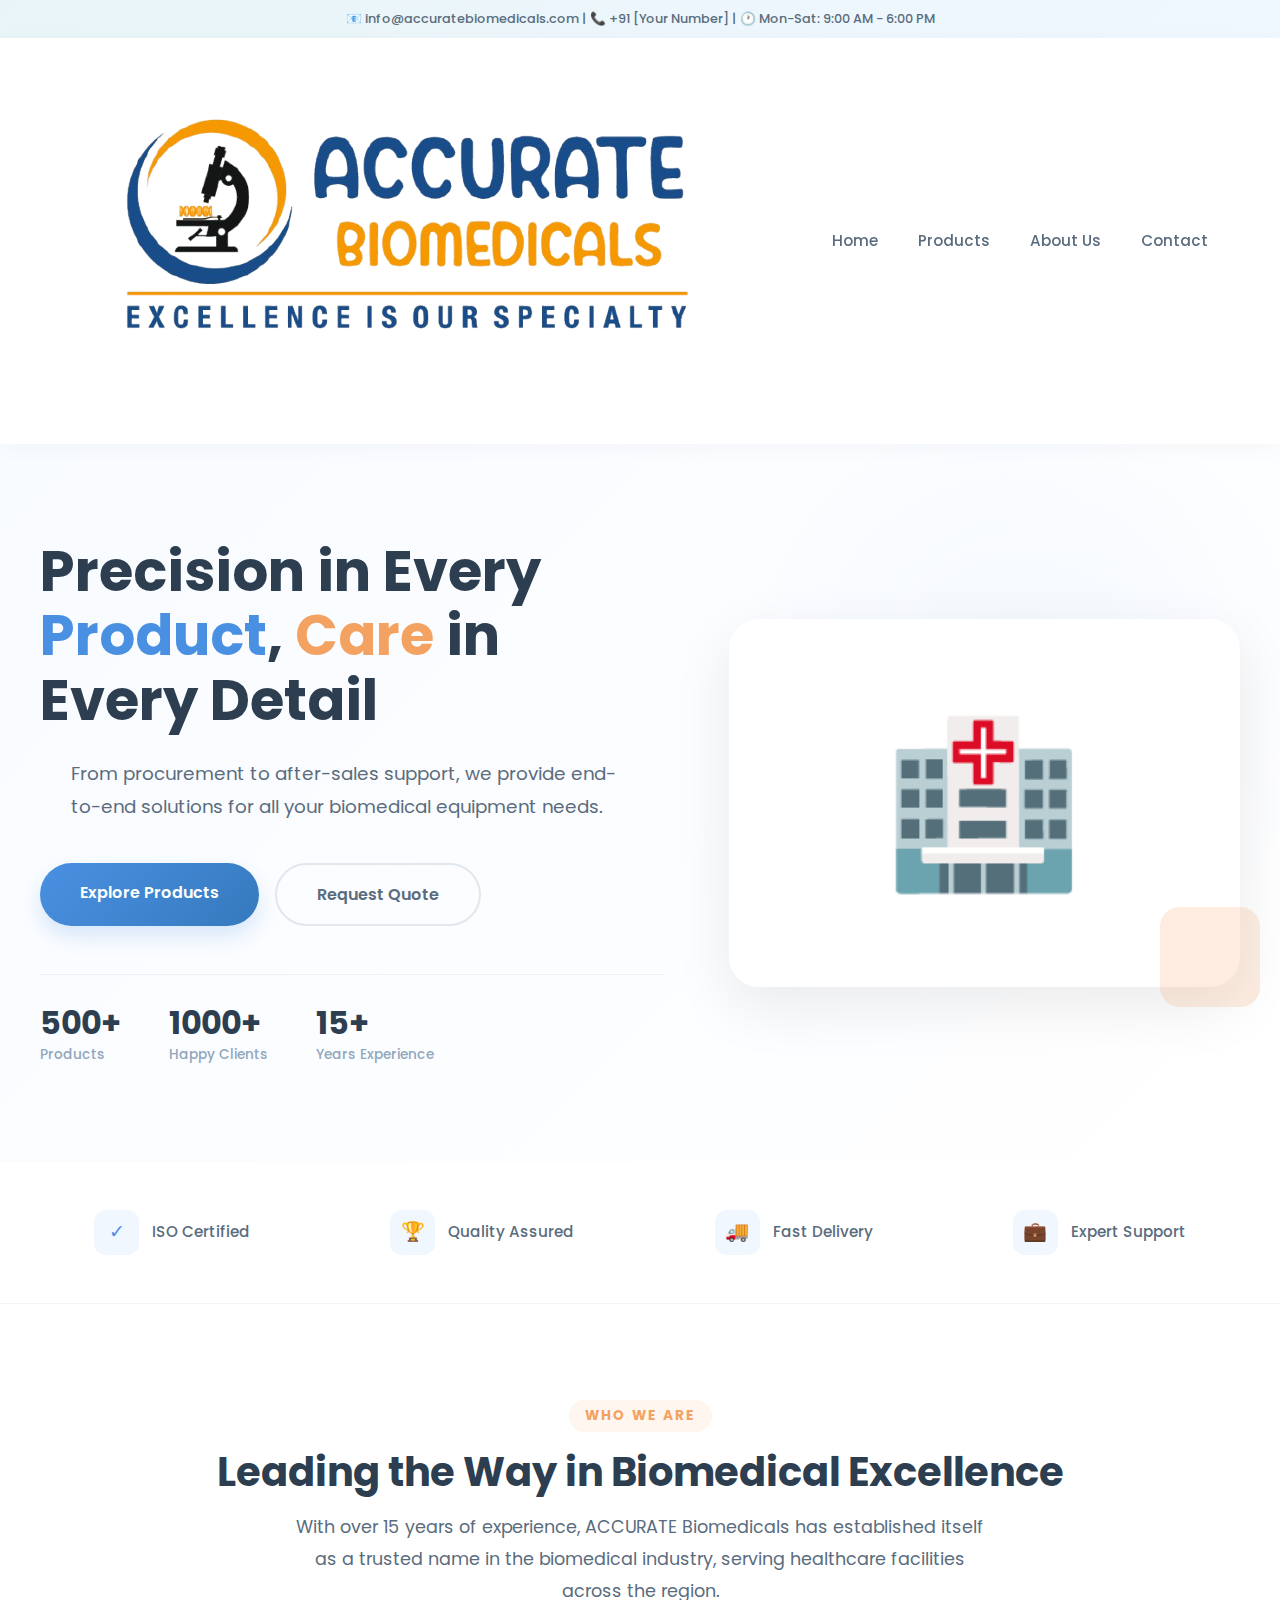
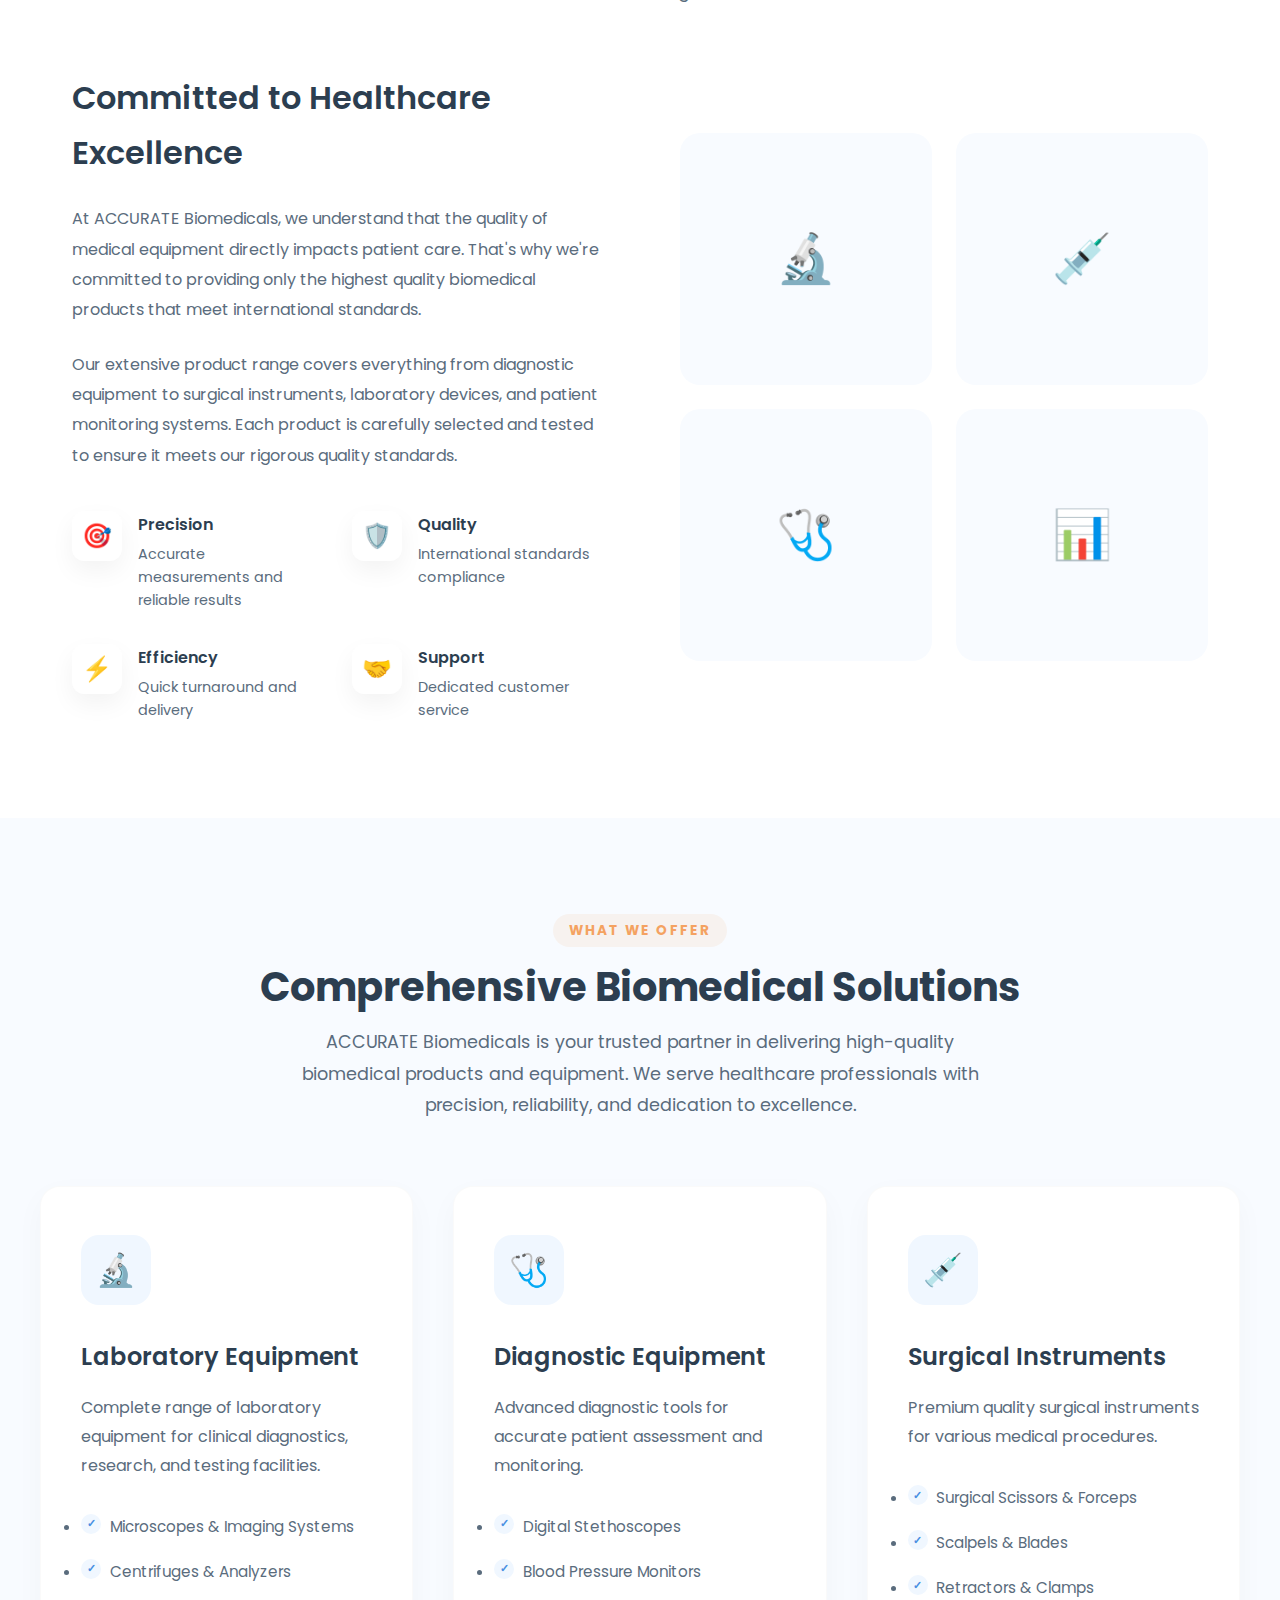
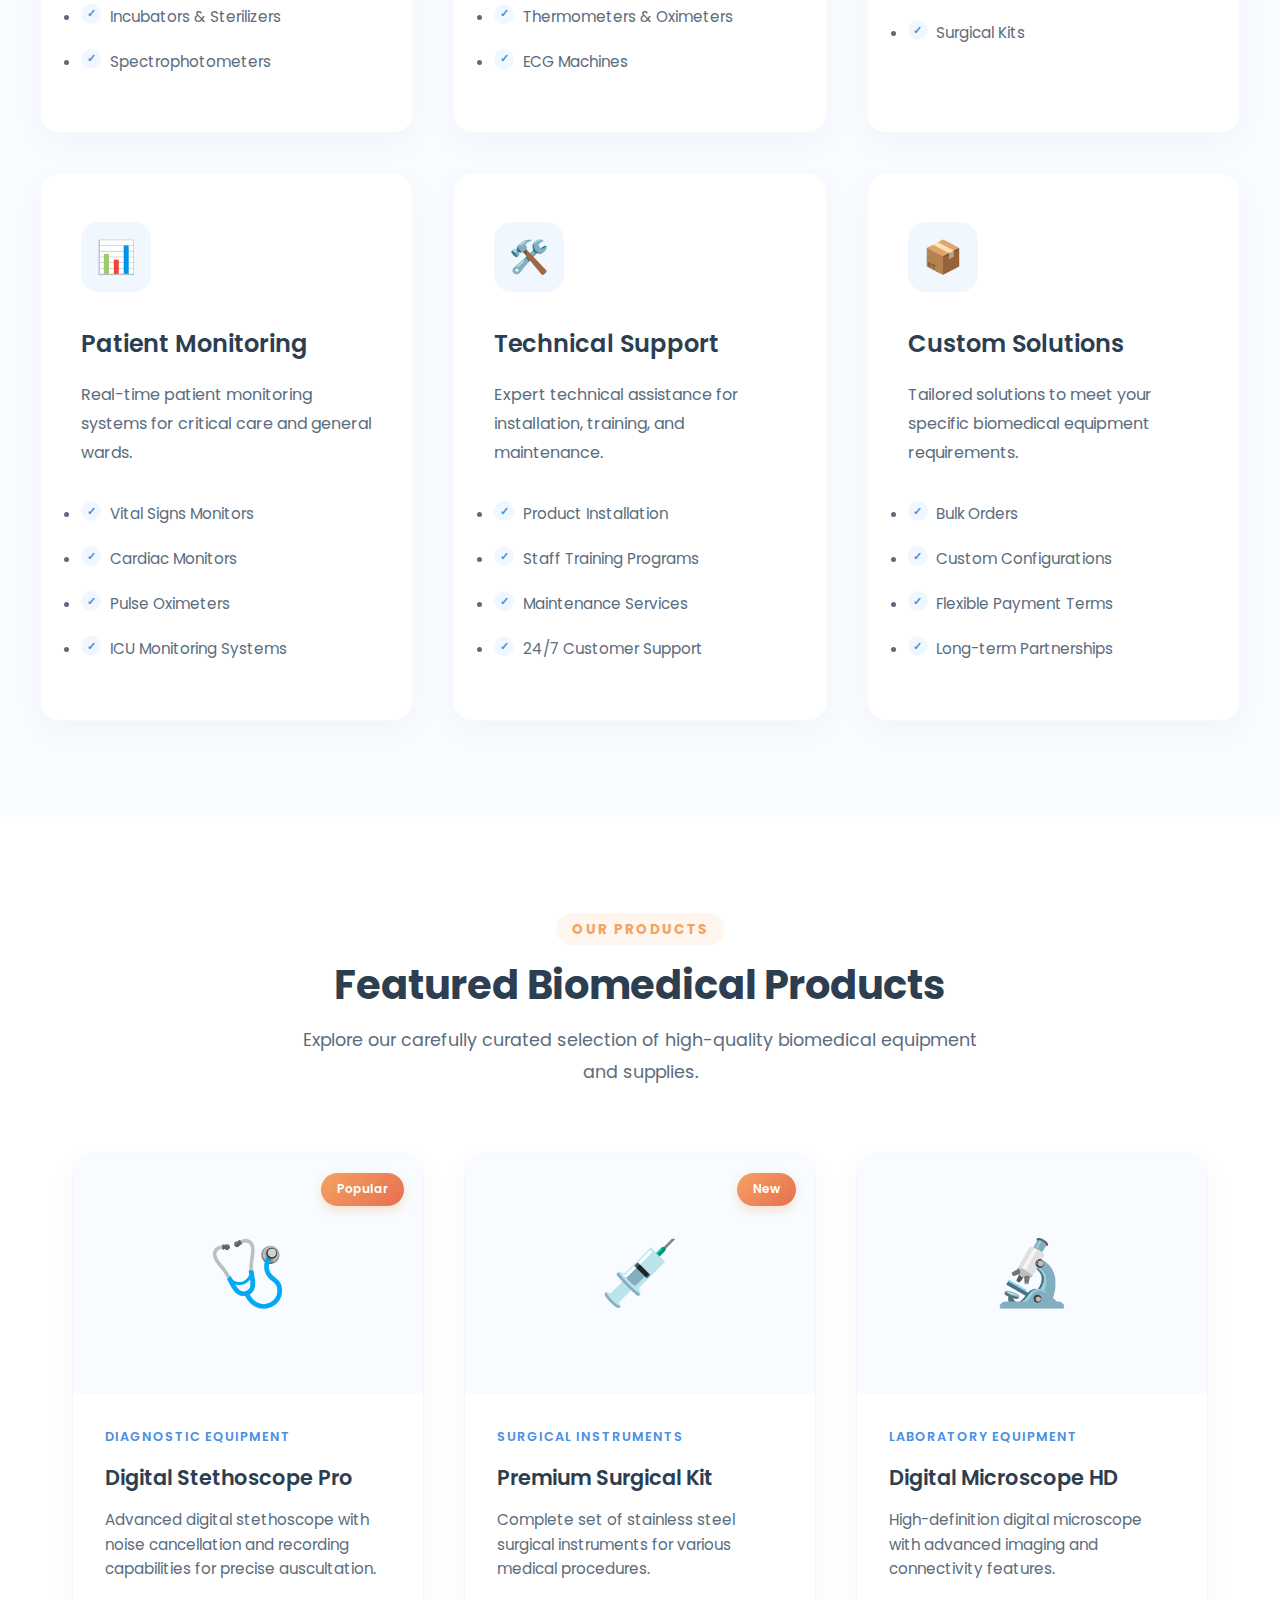
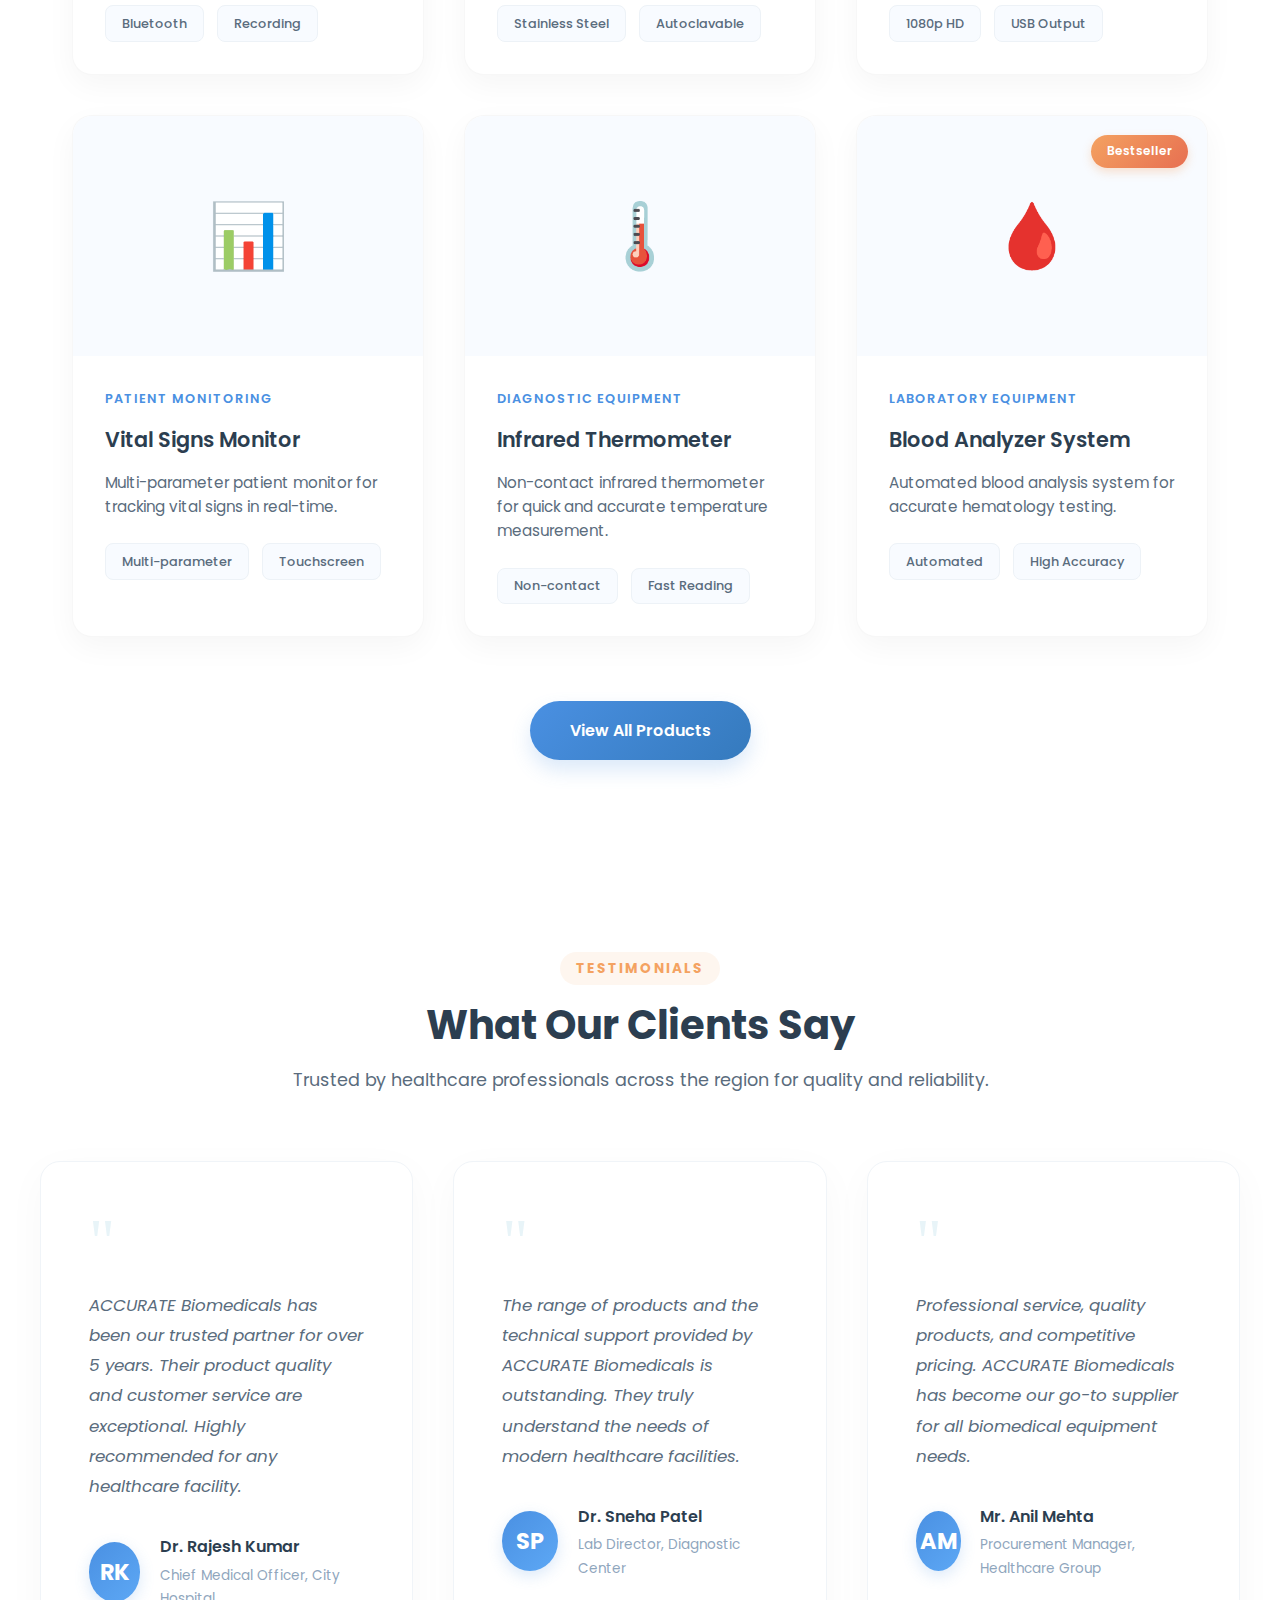
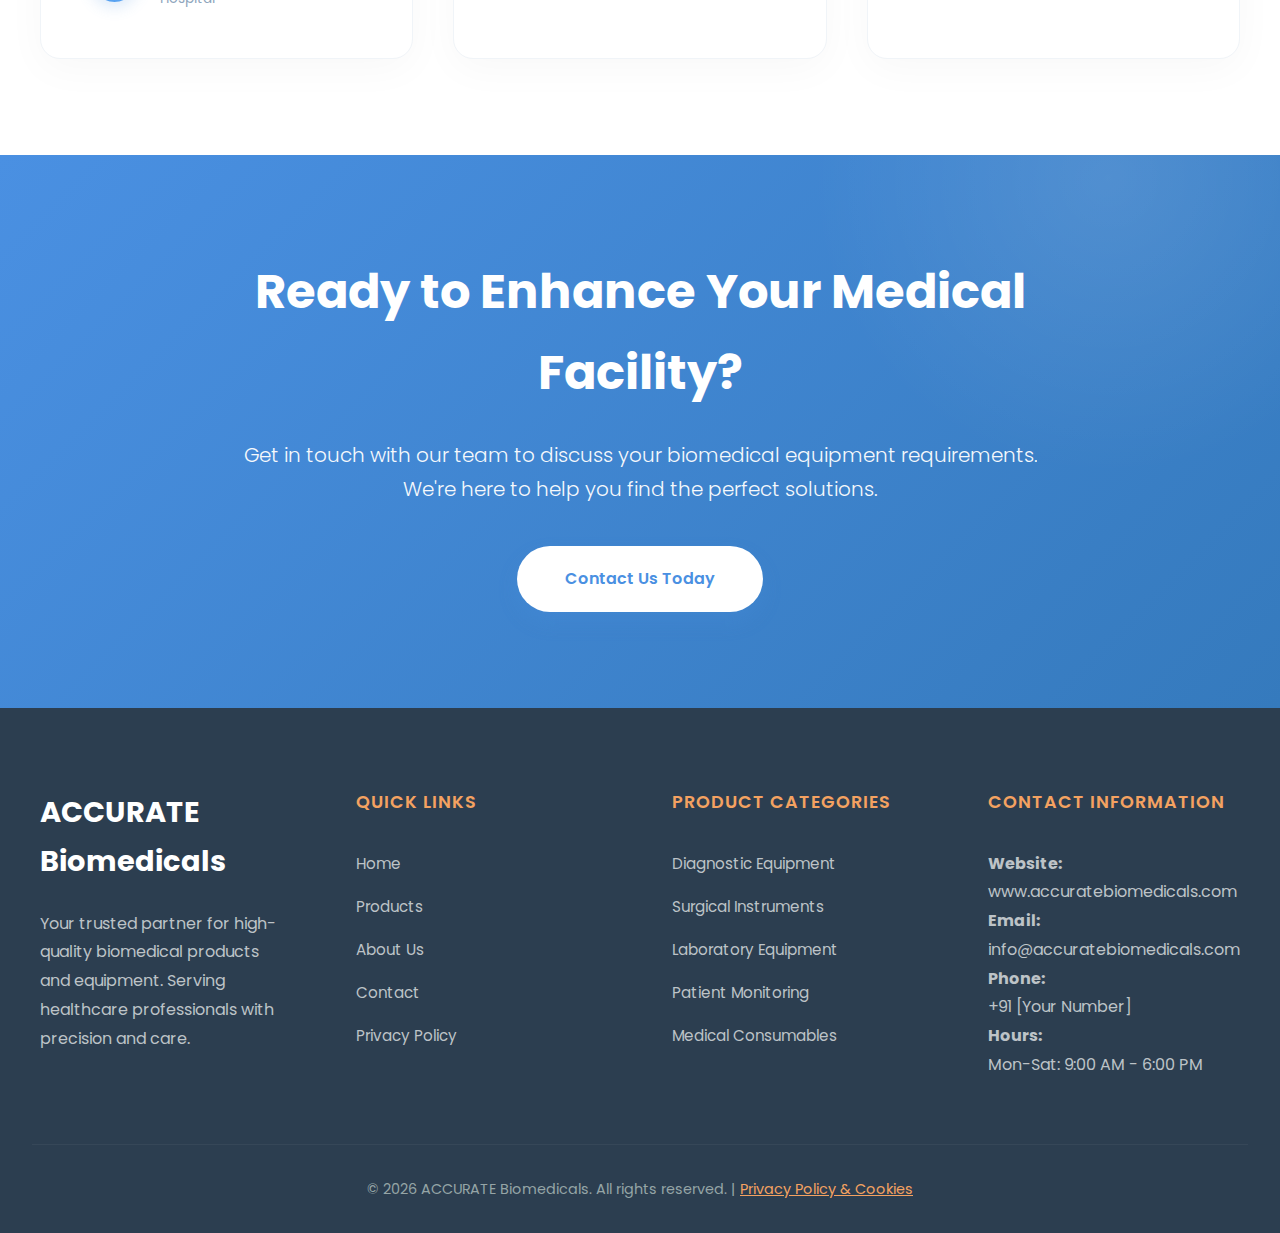
<file: index.html>
<!DOCTYPE html>
<html lang="en">

<head>
    <meta charset="UTF-8">
    <meta name="viewport" content="width=device-width, initial-scale=1.0">
    <title>ACCURATE Biomedicals - Home</title>
    <link rel="icon" type="image/png" href="logo.png">
    <link rel="stylesheet" href="style.css">
</head>

<body>
    <!-- Top Bar -->
    <div class="top-bar">
        📧 info@accuratebiomedicals.com | 📞 +91 [Your Number] | 🕐 Mon-Sat: 9:00 AM - 6:00 PM
    </div>

    <!-- Header -->
    <header>
        <nav>
            <a href="index.html" class="logo-container">
                <img src="logo_header.png" alt="ACCURATE Biomedicals" class="logo-full">
            </a>
            <ul class="nav-links" id="navLinks">
                <li><a href="index.html">Home</a></li>
                <li><a href="products.html">Products</a></li>
                <li><a href="about.html">About Us</a></li>
                <li><a href="contact.html">Contact</a></li>
            </ul>
            <div class="menu-toggle" id="menuToggle">
                <span></span>
                <span></span>
                <span></span>
            </div>
        </nav>
    </header>

    <!-- Hero Section -->
    <section class="hero">
        <div class="hero-content">
            <div class="hero-text">
                <h1>Precision in Every <span>Product</span>, <span class="highlight">Care</span> in Every Detail</h1>
                <p class="section-description">From procurement to after-sales support, we provide end-to-end solutions
                    for all your biomedical equipment needs.</p>
                <div class="cta-buttons">
                    <a href="products.html" class="cta-button">Explore Products</a>
                    <a href="contact.html" class="cta-button cta-button-secondary">Request Quote</a>
                </div>
                <div class="hero-stats">
                    <div class="stat-item">
                        <div class="stat-number">500+</div>
                        <div class="stat-label">Products</div>
                    </div>
                    <div class="stat-item">
                        <div class="stat-number">1000+</div>
                        <div class="stat-label">Happy Clients</div>
                    </div>
                    <div class="stat-item">
                        <div class="stat-number">15+</div>
                        <div class="stat-label">Years Experience</div>
                    </div>
                </div>
            </div>
            <div class="hero-image">
                🏥
            </div>
        </div>
    </section>

    <!-- Trust Badges -->
    <section class="trust-section">
        <div class="trust-badges">
            <div class="trust-badge">
                <div class="trust-badge-icon">✓</div>
                <span>ISO Certified</span>
            </div>
            <div class="trust-badge">
                <div class="trust-badge-icon">🏆</div>
                <span>Quality Assured</span>
            </div>
            <div class="trust-badge">
                <div class="trust-badge-icon">🚚</div>
                <span>Fast Delivery</span>
            </div>
            <div class="trust-badge">
                <div class="trust-badge-icon">💼</div>
                <span>Expert Support</span>
            </div>
        </div>
    </section>

    <!-- About Section -->
    <section class="about-section">
        <div class="section-header">
            <div class="section-subtitle">Who We Are</div>
            <h2 class="section-title">Leading the Way in Biomedical Excellence</h2>
            <p class="section-description">With over 15 years of experience, ACCURATE Biomedicals has established itself
                as a trusted name in the biomedical industry, serving healthcare facilities across the region.</p>
        </div>
        <div class="about-content">
            <div class="about-text">
                <h3>Committed to Healthcare Excellence</h3>
                <p>At ACCURATE Biomedicals, we understand that the quality of medical equipment directly impacts patient
                    care. That's why we're committed to providing only the highest quality biomedical products that meet
                    international standards.</p>
                <p>Our extensive product range covers everything from diagnostic equipment to surgical instruments,
                    laboratory devices, and patient monitoring systems. Each product is carefully selected and tested to
                    ensure it meets our rigorous quality standards.</p>
                <div class="about-features">
                    <div class="about-feature">
                        <div class="about-feature-icon">🎯</div>
                        <div class="about-feature-text">
                            <h4>Precision</h4>
                            <p>Accurate measurements and reliable results</p>
                        </div>
                    </div>
                    <div class="about-feature">
                        <div class="about-feature-icon">🛡️</div>
                        <div class="about-feature-text">
                            <h4>Quality</h4>
                            <p>International standards compliance</p>
                        </div>
                    </div>
                    <div class="about-feature">
                        <div class="about-feature-icon">⚡</div>
                        <div class="about-feature-text">
                            <h4>Efficiency</h4>
                            <p>Quick turnaround and delivery</p>
                        </div>
                    </div>
                    <div class="about-feature">
                        <div class="about-feature-icon">🤝</div>
                        <div class="about-feature-text">
                            <h4>Support</h4>
                            <p>Dedicated customer service</p>
                        </div>
                    </div>
                </div>
            </div>
            <div class="about-image-grid">
                <div class="about-image-item">🔬</div>
                <div class="about-image-item">💉</div>
                <div class="about-image-item">🩺</div>
                <div class="about-image-item">📊</div>
            </div>
        </div>
    </section>

    <!-- Services Section -->
    <section class="services-section">
        <div class="section-header">
            <div class="section-subtitle">What We Offer</div>
            <h2 class="section-title">Comprehensive Biomedical Solutions</h2>
            <p class="section-description">ACCURATE Biomedicals is your trusted partner in delivering high-quality
                biomedical products and equipment. We serve healthcare professionals with precision, reliability, and
                dedication to excellence.</p>
        </div>
        <div class="services-grid">
            <div class="service-card">
                <div class="service-icon">🔬</div>
                <h3>Laboratory Equipment</h3>
                <p>Complete range of laboratory equipment for clinical diagnostics, research, and testing facilities.
                </p>
                <ul>
                    <li>Microscopes & Imaging Systems</li>
                    <li>Centrifuges & Analyzers</li>
                    <li>Incubators & Sterilizers</li>
                    <li>Spectrophotometers</li>
                </ul>
            </div>
            <div class="service-card">
                <div class="service-icon">🩺</div>
                <h3>Diagnostic Equipment</h3>
                <p>Advanced diagnostic tools for accurate patient assessment and monitoring.</p>
                <ul>
                    <li>Digital Stethoscopes</li>
                    <li>Blood Pressure Monitors</li>
                    <li>Thermometers & Oximeters</li>
                    <li>ECG Machines</li>
                </ul>
            </div>
            <div class="service-card">
                <div class="service-icon">💉</div>
                <h3>Surgical Instruments</h3>
                <p>Premium quality surgical instruments for various medical procedures.</p>
                <ul>
                    <li>Surgical Scissors & Forceps</li>
                    <li>Scalpels & Blades</li>
                    <li>Retractors & Clamps</li>
                    <li>Surgical Kits</li>
                </ul>
            </div>
            <div class="service-card">
                <div class="service-icon">📊</div>
                <h3>Patient Monitoring</h3>
                <p>Real-time patient monitoring systems for critical care and general wards.</p>
                <ul>
                    <li>Vital Signs Monitors</li>
                    <li>Cardiac Monitors</li>
                    <li>Pulse Oximeters</li>
                    <li>ICU Monitoring Systems</li>
                </ul>
            </div>
            <div class="service-card">
                <div class="service-icon">🛠️</div>
                <h3>Technical Support</h3>
                <p>Expert technical assistance for installation, training, and maintenance.</p>
                <ul>
                    <li>Product Installation</li>
                    <li>Staff Training Programs</li>
                    <li>Maintenance Services</li>
                    <li>24/7 Customer Support</li>
                </ul>
            </div>
            <div class="service-card">
                <div class="service-icon">📦</div>
                <h3>Custom Solutions</h3>
                <p>Tailored solutions to meet your specific biomedical equipment requirements.</p>
                <ul>
                    <li>Bulk Orders</li>
                    <li>Custom Configurations</li>
                    <li>Flexible Payment Terms</li>
                    <li>Long-term Partnerships</li>
                </ul>
            </div>
        </div>
    </section>

    <!-- Products Section -->
    <section class="products-section">
        <div class="section-header">
            <div class="section-subtitle">Our Products</div>
            <h2 class="section-title">Featured Biomedical Products</h2>
            <p class="section-description">Explore our carefully curated selection of high-quality biomedical equipment
                and supplies.</p>
        </div>
        <div class="products-grid">
            <div class="product-card" onclick="location.href='product-detail.html'" style="cursor: pointer;">
                <div class="product-image">
                    <span class="product-badge">Popular</span>
                    🩺
                </div>
                <div class="product-info">
                    <div class="product-category">Diagnostic Equipment</div>
                    <h3><a href="product-detail.html" style="text-decoration: none; color: inherit;">Digital Stethoscope
                            Pro</a></h3>
                    <p>Advanced digital stethoscope with noise cancellation and recording capabilities for precise
                        auscultation.</p>
                    <div class="product-features">
                        <span class="product-feature-tag">Bluetooth</span>
                        <span class="product-feature-tag">Recording</span>
                    </div>
                </div>
            </div>
            <div class="product-card">
                <div class="product-image">
                    <span class="product-badge">New</span>
                    💉
                </div>
                <div class="product-info">
                    <div class="product-category">Surgical Instruments</div>
                    <h3>Premium Surgical Kit</h3>
                    <p>Complete set of stainless steel surgical instruments for various medical procedures.</p>
                    <div class="product-features">
                        <span class="product-feature-tag">Stainless Steel</span>
                        <span class="product-feature-tag">Autoclavable</span>
                    </div>
                </div>
            </div>
            <div class="product-card">
                <div class="product-image">
                    🔬
                </div>
                <div class="product-info">
                    <div class="product-category">Laboratory Equipment</div>
                    <h3>Digital Microscope HD</h3>
                    <p>High-definition digital microscope with advanced imaging and connectivity features.</p>
                    <div class="product-features">
                        <span class="product-feature-tag">1080p HD</span>
                        <span class="product-feature-tag">USB Output</span>
                    </div>
                </div>
            </div>
            <div class="product-card">
                <div class="product-image">
                    📊
                </div>
                <div class="product-info">
                    <div class="product-category">Patient Monitoring</div>
                    <h3>Vital Signs Monitor</h3>
                    <p>Multi-parameter patient monitor for tracking vital signs in real-time.</p>
                    <div class="product-features">
                        <span class="product-feature-tag">Multi-parameter</span>
                        <span class="product-feature-tag">Touchscreen</span>
                    </div>
                </div>
            </div>
            <div class="product-card">
                <div class="product-image">
                    🌡️
                </div>
                <div class="product-info">
                    <div class="product-category">Diagnostic Equipment</div>
                    <h3>Infrared Thermometer</h3>
                    <p>Non-contact infrared thermometer for quick and accurate temperature measurement.</p>
                    <div class="product-features">
                        <span class="product-feature-tag">Non-contact</span>
                        <span class="product-feature-tag">Fast Reading</span>
                    </div>
                </div>
            </div>
            <div class="product-card">
                <div class="product-image">
                    <span class="product-badge">Bestseller</span>
                    🩸
                </div>
                <div class="product-info">
                    <div class="product-category">Laboratory Equipment</div>
                    <h3>Blood Analyzer System</h3>
                    <p>Automated blood analysis system for accurate hematology testing.</p>
                    <div class="product-features">
                        <span class="product-feature-tag">Automated</span>
                        <span class="product-feature-tag">High Accuracy</span>
                    </div>
                </div>
            </div>
        </div>
        <div class="view-all-btn">
            <a href="products.html" class="cta-button">View All Products</a>
        </div>
    </section>

    <!-- Testimonials Section -->
    <section class="testimonials-section">
        <div class="section-header">
            <div class="section-subtitle">Testimonials</div>
            <h2 class="section-title">What Our Clients Say</h2>
            <p class="section-description">Trusted by healthcare professionals across the region for quality and
                reliability.</p>
        </div>
        <div class="testimonials-grid">
            <div class="testimonial-card">
                <div class="testimonial-quote">"</div>
                <p class="testimonial-text">ACCURATE Biomedicals has been our trusted partner for over 5 years. Their
                    product quality and customer service are exceptional. Highly recommended for any healthcare
                    facility.</p>
                <div class="testimonial-author">
                    <div class="testimonial-avatar">RK</div>
                    <div class="testimonial-info">
                        <h4>Dr. Rajesh Kumar</h4>
                        <p>Chief Medical Officer, City Hospital</p>
                    </div>
                </div>
            </div>
            <div class="testimonial-card">
                <div class="testimonial-quote">"</div>
                <p class="testimonial-text">The range of products and the technical support provided by ACCURATE
                    Biomedicals is outstanding. They truly understand the needs of modern healthcare facilities.</p>
                <div class="testimonial-author">
                    <div class="testimonial-avatar">SP</div>
                    <div class="testimonial-info">
                        <h4>Dr. Sneha Patel</h4>
                        <p>Lab Director, Diagnostic Center</p>
                    </div>
                </div>
            </div>
            <div class="testimonial-card">
                <div class="testimonial-quote">"</div>
                <p class="testimonial-text">Professional service, quality products, and competitive pricing. ACCURATE
                    Biomedicals has become our go-to supplier for all biomedical equipment needs.</p>
                <div class="testimonial-author">
                    <div class="testimonial-avatar">AM</div>
                    <div class="testimonial-info">
                        <h4>Mr. Anil Mehta</h4>
                        <p>Procurement Manager, Healthcare Group</p>
                    </div>
                </div>
            </div>
        </div>
    </section>

    <!-- CTA Banner -->
    <section class="cta-banner">
        <div class="cta-banner-content">
            <h2>Ready to Enhance Your Medical Facility?</h2>
            <p>Get in touch with our team to discuss your biomedical equipment requirements. We're here to help you find
                the perfect solutions.</p>
            <a href="contact.html" class="cta-button">Contact Us Today</a>
        </div>
    </section>

    <!-- Footer -->
    <footer>
        <div class="footer-content">
            <div class="footer-section">
                <div class="footer-logo">ACCURATE Biomedicals</div>
                <p>Your trusted partner for high-quality biomedical products and equipment. Serving healthcare
                    professionals with precision and care.</p>
            </div>
            <div class="footer-section">
                <h3>Quick Links</h3>
                <ul>
                    <li><a href="index.html">Home</a></li>
                    <li><a href="products.html">Products</a></li>
                    <li><a href="about.html">About Us</a></li>
                    <li><a href="contact.html">Contact</a></li>
                    <li><a href="privacy.html">Privacy Policy</a></li>
                </ul>
            </div>
            <div class="footer-section">
                <h3>Product Categories</h3>
                <ul>
                    <li><a href="products.html#diagnostic">Diagnostic Equipment</a></li>
                    <li><a href="products.html#surgical">Surgical Instruments</a></li>
                    <li><a href="products.html#laboratory">Laboratory Equipment</a></li>
                    <li><a href="products.html#monitoring">Patient Monitoring</a></li>
                    <li><a href="products.html#consumables">Medical Consumables</a></li>
                </ul>
            </div>
            <div class="footer-section">
                <h3>Contact Information</h3>
                <p><strong>Website:</strong><br>www.accuratebiomedicals.com</p>
                <p><strong>Email:</strong><br>info@accuratebiomedicals.com</p>
                <p><strong>Phone:</strong><br>+91 [Your Number]</p>
                <p><strong>Hours:</strong><br>Mon-Sat: 9:00 AM - 6:00 PM</p>
            </div>
        </div>
        <div class="footer-bottom">
            <p>&copy; 2026 ACCURATE Biomedicals. All rights reserved. | <a href="privacy.html"
                    style="color: #f4a261;">Privacy Policy & Cookies</a></p>
        </div>
    </footer>

    <script>
        // Mobile menu toggle
        const menuToggle = document.getElementById('menuToggle');
        const navLinks = document.getElementById('navLinks');

        menuToggle.addEventListener('click', () => {
            navLinks.classList.toggle('active');
        });

        // Close menu when clicking on a link
        navLinks.querySelectorAll('a').forEach(link => {
            link.addEventListener('click', () => {
                navLinks.classList.remove('active');
            });
        });

        // Smooth scroll
        document.querySelectorAll('a[href^="#"]').forEach(anchor => {
            anchor.addEventListener('click', function (e) {
                e.preventDefault();
                const target = document.querySelector(this.getAttribute('href'));
                if (target) {
                    target.scrollIntoView({
                        behavior: 'smooth'
                    });
                }
            });
        });
    </script>
</body>

</html>
</file>
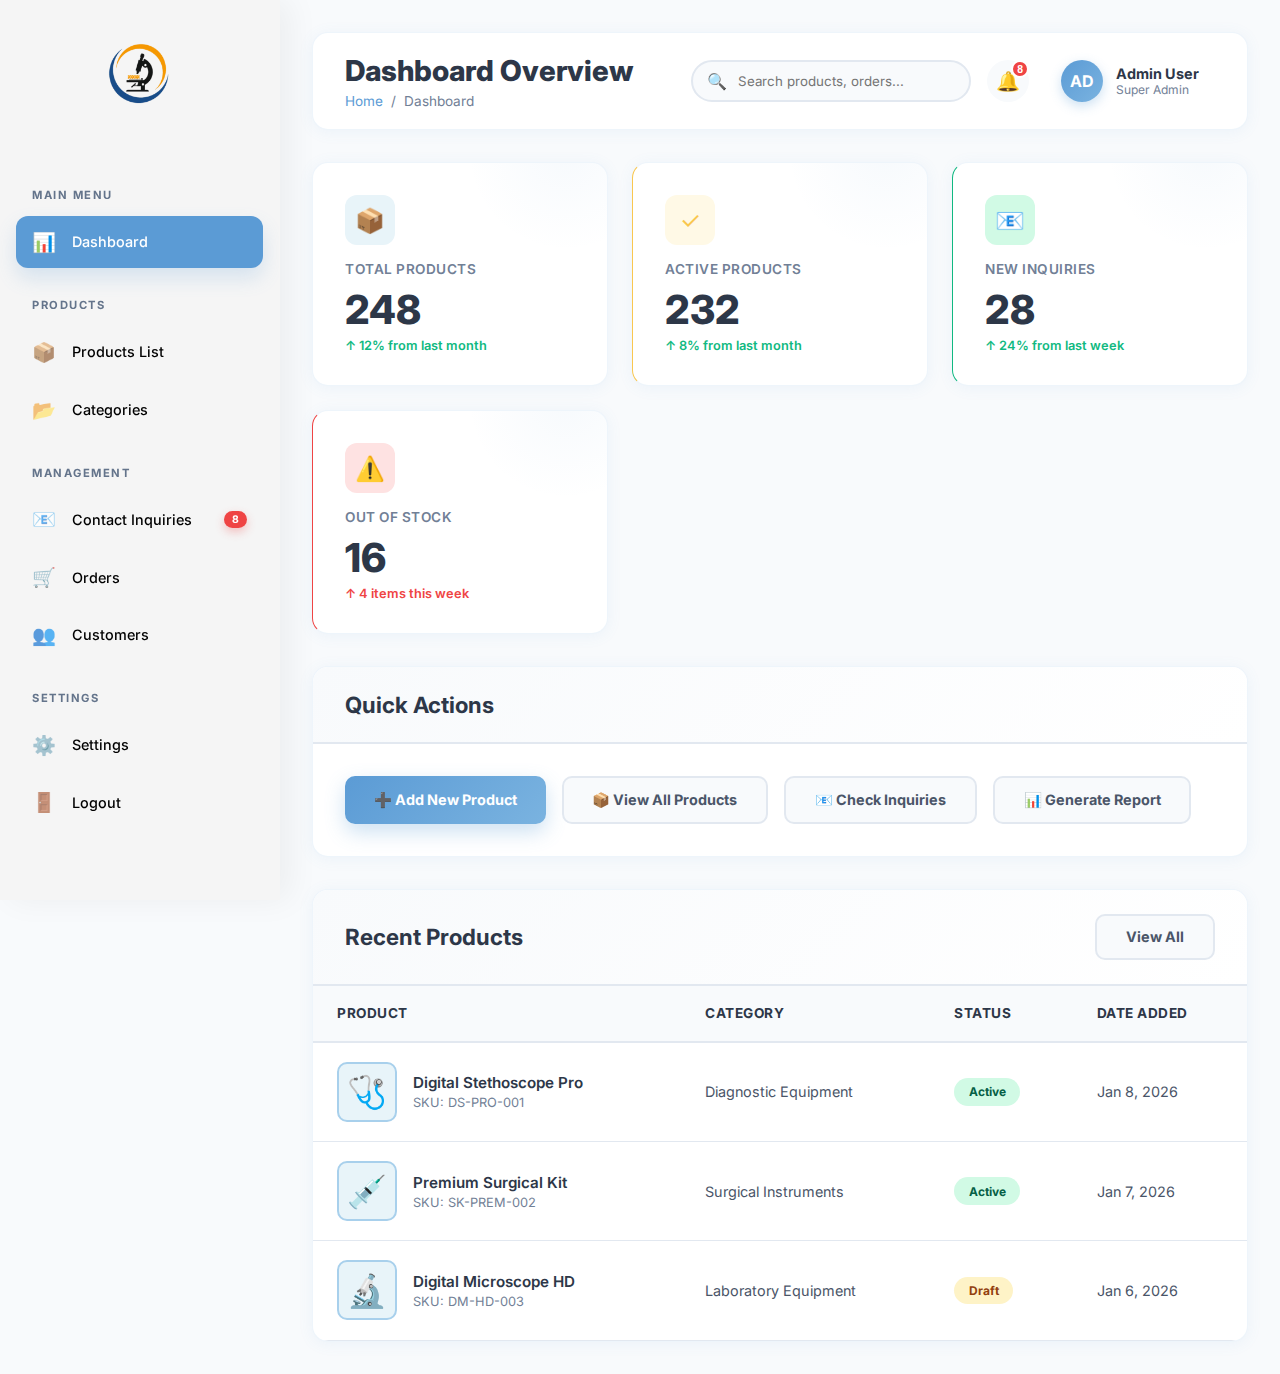
<file: admin/index.html>
<!DOCTYPE html>
<html lang="en">
<head>
    <meta charset="UTF-8">
    <meta name="viewport" content="width=device-width, initial-scale=1.0">
    <title>Dashboard - ACCURATE Biomedicals Admin</title>
    <link href="https://fonts.googleapis.com/css2?family=Inter:wght@300;400;500;600;700;800&display=swap" rel="stylesheet">
    <link rel="stylesheet" href="style.css">
</head>
<body>
    <div class="sidebar-overlay" onclick="toggleSidebar()"></div>
    <div class="dashboard-container">
        <!-- Sidebar -->
        <aside class="sidebar">
            <div class="sidebar-header">
                <div class="sidebar-logo">
                    <img src="../logo.png" alt="ACCURATE Biomedicals">
                </div>
            </div>

            <ul class="sidebar-menu">
                <li class="menu-section-title">Main Menu</li>
                <li><a href="index.html" class="active"><span class="icon">📊</span> Dashboard</a></li>
                
                <li class="menu-section-title">Products</li>
                <li><a href="products.html"><span class="icon">📦</span> Products List</a></li>
                <li><a href="categories.html"><span class="icon">📂</span> Categories</a></li>
                
                <li class="menu-section-title">Management</li>
                <li><a href="inquiries.html"><span class="icon">📧</span> Contact Inquiries <span class="menu-badge">8</span></a></li>
                <li><a href="orders.html"><span class="icon">🛒</span> Orders</a></li>
                <li><a href="customers.html"><span class="icon">👥</span> Customers</a></li>
                
                <li class="menu-section-title">Settings</li>
                <li><a href="#"><span class="icon">⚙️</span> Settings</a></li>
                <li><a href="#"><span class="icon">🚪</span> Logout</a></li>
            </ul>
        </aside>

        <!-- Main Content -->
        <main class="main-content">
            <!-- Top Bar -->
            <div class="top-bar">
                <button class="menu-toggle-btn" onclick="toggleSidebar()">☰</button>
                <div class="page-title">
                    <h1>Dashboard Overview</h1>
                    <div class="breadcrumb">
                        <a href="#">Home</a> / <span>Dashboard</span>
                    </div>
                </div>
                <div class="top-bar-actions">
                    <div class="search-box">
                        <input type="text" placeholder="Search products, orders...">
                    </div>
                    <button class="notification-btn">
                        🔔
                        <span class="notification-badge">8</span>
                    </button>
                    <div class="user-profile">
                        <div class="user-avatar">AD</div>
                        <div class="user-info">
                            <h4>Admin User</h4>
                            <p>Super Admin</p>
                        </div>
                    </div>
                </div>
            </div>

            <!-- Dashboard Content -->
            <div class="page-section">
                <!-- Stats -->
                <div class="stats-grid">
                    <div class="stat-card">
                        <div class="stat-header">
                            <div class="stat-icon">📦</div>
                        </div>
                        <h3>Total Products</h3>
                        <div class="stat-number">248</div>
                        <div class="stat-change">↑ 12% from last month</div>
                    </div>

                    <div class="stat-card yellow">
                        <div class="stat-header">
                            <div class="stat-icon" style="background: var(--accent-yellow-lightest); color: var(--accent-yellow);">✓</div>
                        </div>
                        <h3>Active Products</h3>
                        <div class="stat-number">232</div>
                        <div class="stat-change">↑ 8% from last month</div>
                    </div>

                    <div class="stat-card green">
                        <div class="stat-header">
                            <div class="stat-icon" style="background: #d1fae5; color: var(--success);">📧</div>
                        </div>
                        <h3>New Inquiries</h3>
                        <div class="stat-number">28</div>
                        <div class="stat-change">↑ 24% from last week</div>
                    </div>

                    <div class="stat-card red">
                        <div class="stat-header">
                            <div class="stat-icon" style="background: #fee2e2; color: var(--danger);">⚠️</div>
                        </div>
                        <h3>Out of Stock</h3>
                        <div class="stat-number">16</div>
                        <div class="stat-change negative">↑ 4 items this week</div>
                    </div>
                </div>

                <!-- Quick Actions -->
                <div class="content-card" style="margin-bottom: 2rem;">
                    <div class="card-header">
                        <h2>Quick Actions</h2>
                    </div>
                    <div style="padding: 2rem; display: flex; gap: 1rem; flex-wrap: wrap;">
                        <button class="btn btn-primary" onclick="openAddProductModal()">➕ Add New Product</button>
                        <a href="products.html" class="btn btn-secondary" style="text-decoration: none;">📦 View All Products</a>
                        <a href="inquiries.html" class="btn btn-secondary" style="text-decoration: none;">📧 Check Inquiries</a>
                        <button class="btn btn-secondary">📊 Generate Report</button>
                    </div>
                </div>

                <!-- Recent Activity -->
                <div class="content-card">
                    <div class="card-header">
                        <h2>Recent Products</h2>
                        <a href="products.html" class="btn btn-secondary" style="text-decoration: none;">View All</a>
                    </div>
                    <div class="table-responsive">
                        <table class="data-table">
                        <thead>
                            <tr>
                                <th>Product</th>
                                <th>Category</th>
                                <th>Status</th>
                                <th>Date Added</th>
                            </tr>
                        </thead>
                        <tbody>
                            <tr>
                                <td data-label="Product">
                                    <div class="product-cell">
                                        <div class="product-image">🩺</div>
                                        <div class="product-info">
                                            <h4>Digital Stethoscope Pro</h4>
                                            <p>SKU: DS-PRO-001</p>
                                        </div>
                                    </div>
                                </td>
                                <td data-label="Category">Diagnostic Equipment</td>
                                <td data-label="Status"><span class="badge badge-success">Active</span></td>
                                <td data-label="Date Added">Jan 8, 2026</td>
                            </tr>
                            <tr>
                                <td data-label="Product">
                                    <div class="product-cell">
                                        <div class="product-image">💉</div>
                                        <div class="product-info">
                                            <h4>Premium Surgical Kit</h4>
                                            <p>SKU: SK-PREM-002</p>
                                        </div>
                                    </div>
                                </td>
                                <td data-label="Category">Surgical Instruments</td>
                                <td data-label="Status"><span class="badge badge-success">Active</span></td>
                                <td data-label="Date Added">Jan 7, 2026</td>
                            </tr>
                            <tr>
                                <td data-label="Product">
                                    <div class="product-cell">
                                        <div class="product-image">🔬</div>
                                        <div class="product-info">
                                            <h4>Digital Microscope HD</h4>
                                            <p>SKU: DM-HD-003</p>
                                        </div>
                                    </div>
                                </td>
                                <td data-label="Category">Laboratory Equipment</td>
                                <td data-label="Status"><span class="badge badge-warning">Draft</span></td>
                                <td data-label="Date Added">Jan 6, 2026</td>
                            </tr>
                        </tbody>
                    </table>
                </div>
            </div>
        </main>
    </div>

    <!-- Modals (included here if needed for Quick Actions) -->
    <!-- Add Product Modal -->
    <div id="addProductModal" class="modal">
        <div class="modal-content">
            <div class="modal-header">
                <h2>Add New Product</h2>
                <button class="close-modal" onclick="closeAddProductModal()">×</button>
            </div>
            <div class="modal-body">
                <form id="addProductForm">
                    <div class="form-grid">
                        <div class="form-group">
                            <label>Product Name <span class="required">*</span></label>
                            <input type="text" placeholder="e.g., Digital Stethoscope Pro" required>
                        </div>
                        <!-- ... (abbreviated for brevity, full form would be here if strictly needed, 
                             but user just asked to separate pages. I will include full modal in products.html.
                             However, Quick Actions has "Add New Product" button. So I must include it here or link to products page.)
                             The button says "openAddProductModal()". So I should include it.
                        -->
                         <div class="form-group">
                            <label>Product Code/SKU <span class="required">*</span></label>
                            <input type="text" placeholder="e.g., DS-PRO-001" required>
                        </div>
                        <div class="form-group">
                            <label>Category <span class="required">*</span></label>
                            <select required>
                                <option value="">Select Category</option>
                                <option>Diagnostic Equipment</option>
                                <option>Surgical Instruments</option>
                                <option>Laboratory Equipment</option>
                                <option>Patient Monitoring</option>
                                <option>Medical Consumables</option>
                            </select>
                        </div>
                        <div class="form-group">
                            <label>Price</label>
                            <input type="text" placeholder="Contact for Pricing / ₹0,000">
                        </div>
                        <div class="form-group">
                            <label>Stock Status <span class="required">*</span></label>
                            <select required>
                                <option value="">Select Status</option>
                                <option>In Stock</option>
                                <option>Out of Stock</option>
                                <option>Pre-Order</option>
                            </select>
                        </div>
                        <div class="form-group">
                            <label>Manufacturer</label>
                            <input type="text" placeholder="e.g., MedTech Solutions">
                        </div>
                        <div class="form-group full-width">
                            <label>Short Description <span class="required">*</span></label>
                            <textarea placeholder="Brief overview of the product (displayed on product cards)" required></textarea>
                        </div>
                        <div class="form-group full-width">
                            <label>Detailed Description</label>
                            <textarea placeholder="Complete product details, specifications, and features" rows="4"></textarea>
                        </div>
                        <div class="form-group full-width">
                            <label>Features/Tags</label>
                            <div class="tag-container" id="tagContainer">
                                <input type="text" class="tag-input" placeholder="Type and press Enter..." id="tagInput">
                            </div>
                            <small style="color: var(--text-light); margin-top: 0.5rem; display: block;">e.g., Bluetooth, Recording, High Accuracy</small>
                        </div>
                        <div class="form-group full-width">
                            <label>Product Images</label>
                            <div class="image-upload-area" onclick="document.getElementById('imageInput').click()">
                                <div class="icon">📷</div>
                                <p style="color: var(--text-medium); font-weight: 600; margin-bottom: 0.5rem;">Click to upload images</p>
                                <p style="color: var(--text-light); font-size: 0.85rem;">PNG, JPG up to 10MB</p>
                            </div>
                            <input type="file" id="imageInput" multiple accept="image/*" style="display: none;">
                        </div>
                    </div>
                </form>
            </div>
            <div class="modal-footer">
                <button class="btn btn-secondary" onclick="closeAddProductModal()">Cancel</button>
                <button class="btn btn-secondary">Save as Draft</button>
                <button class="btn btn-primary" onclick="submitProduct()">Save Product</button>
            </div>
        </div>
    </div>

    <script src="script.js"></script>
</body>
</html>
</file>
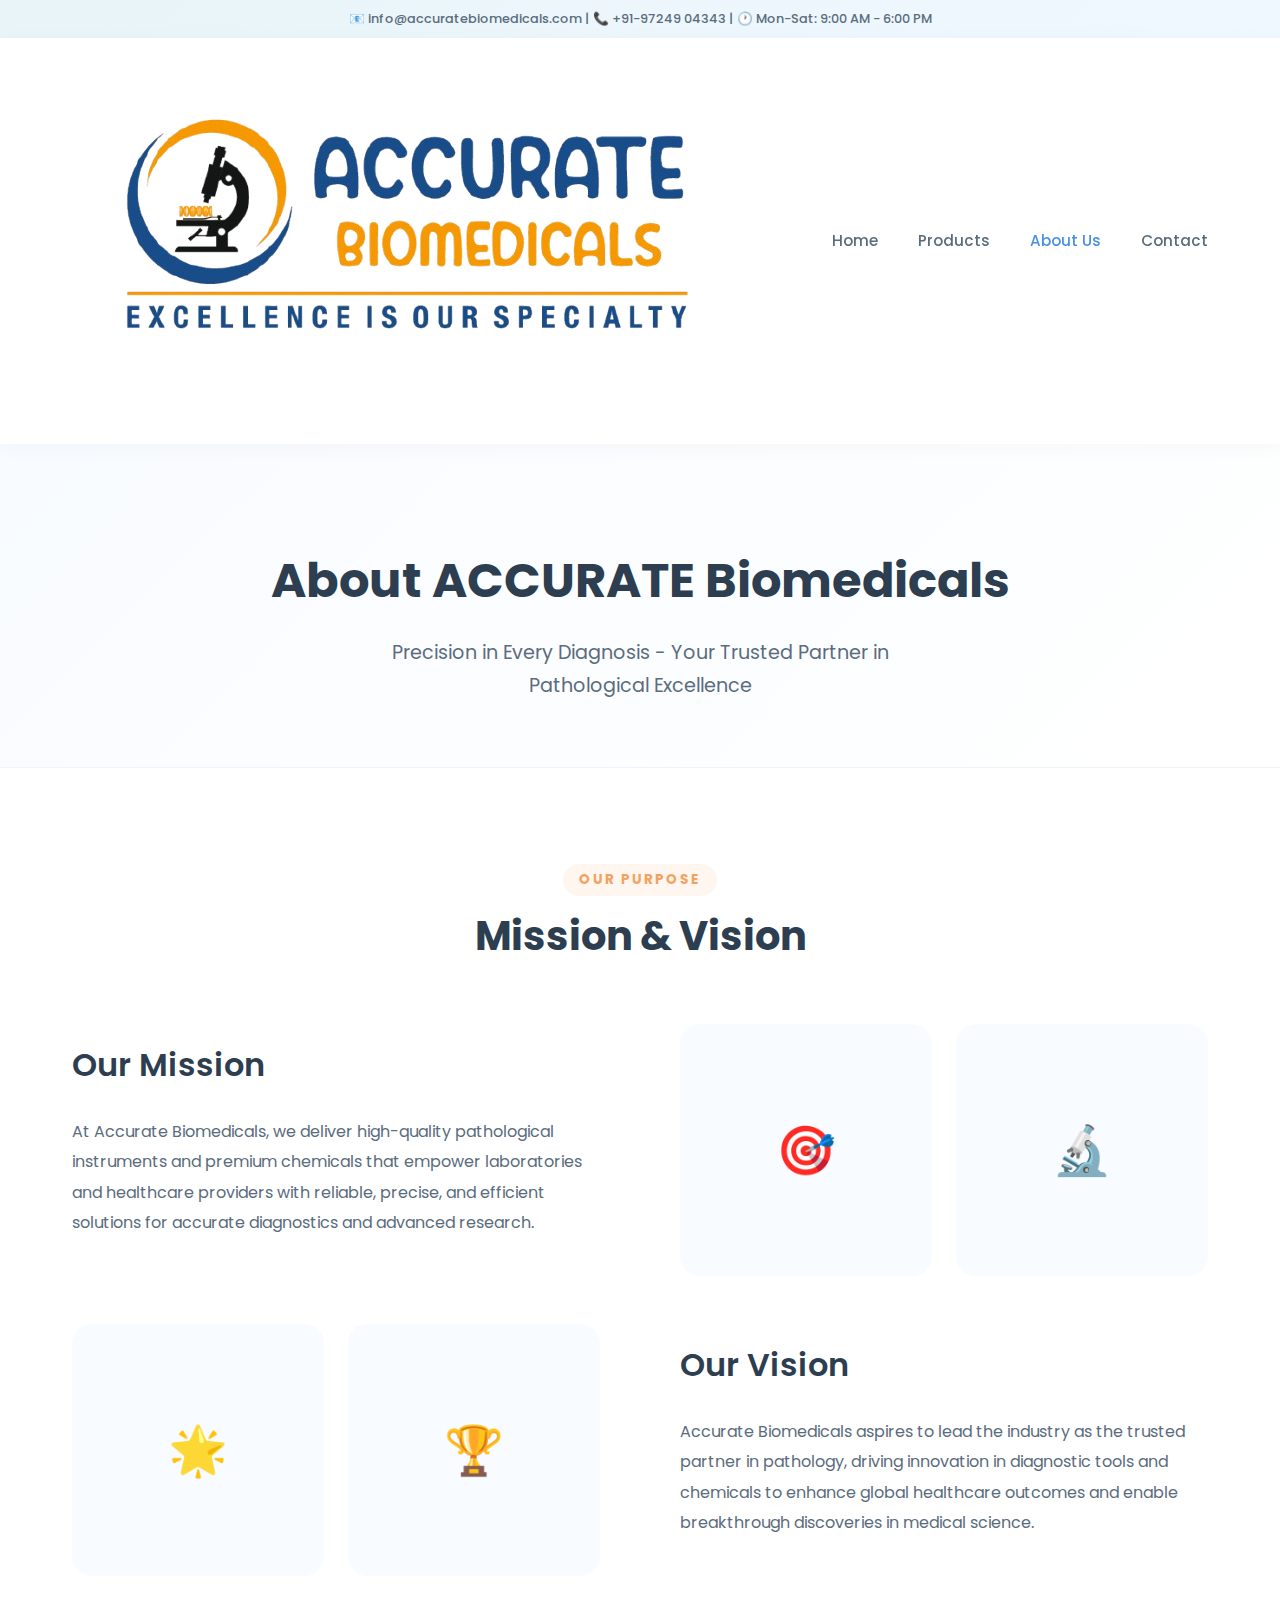
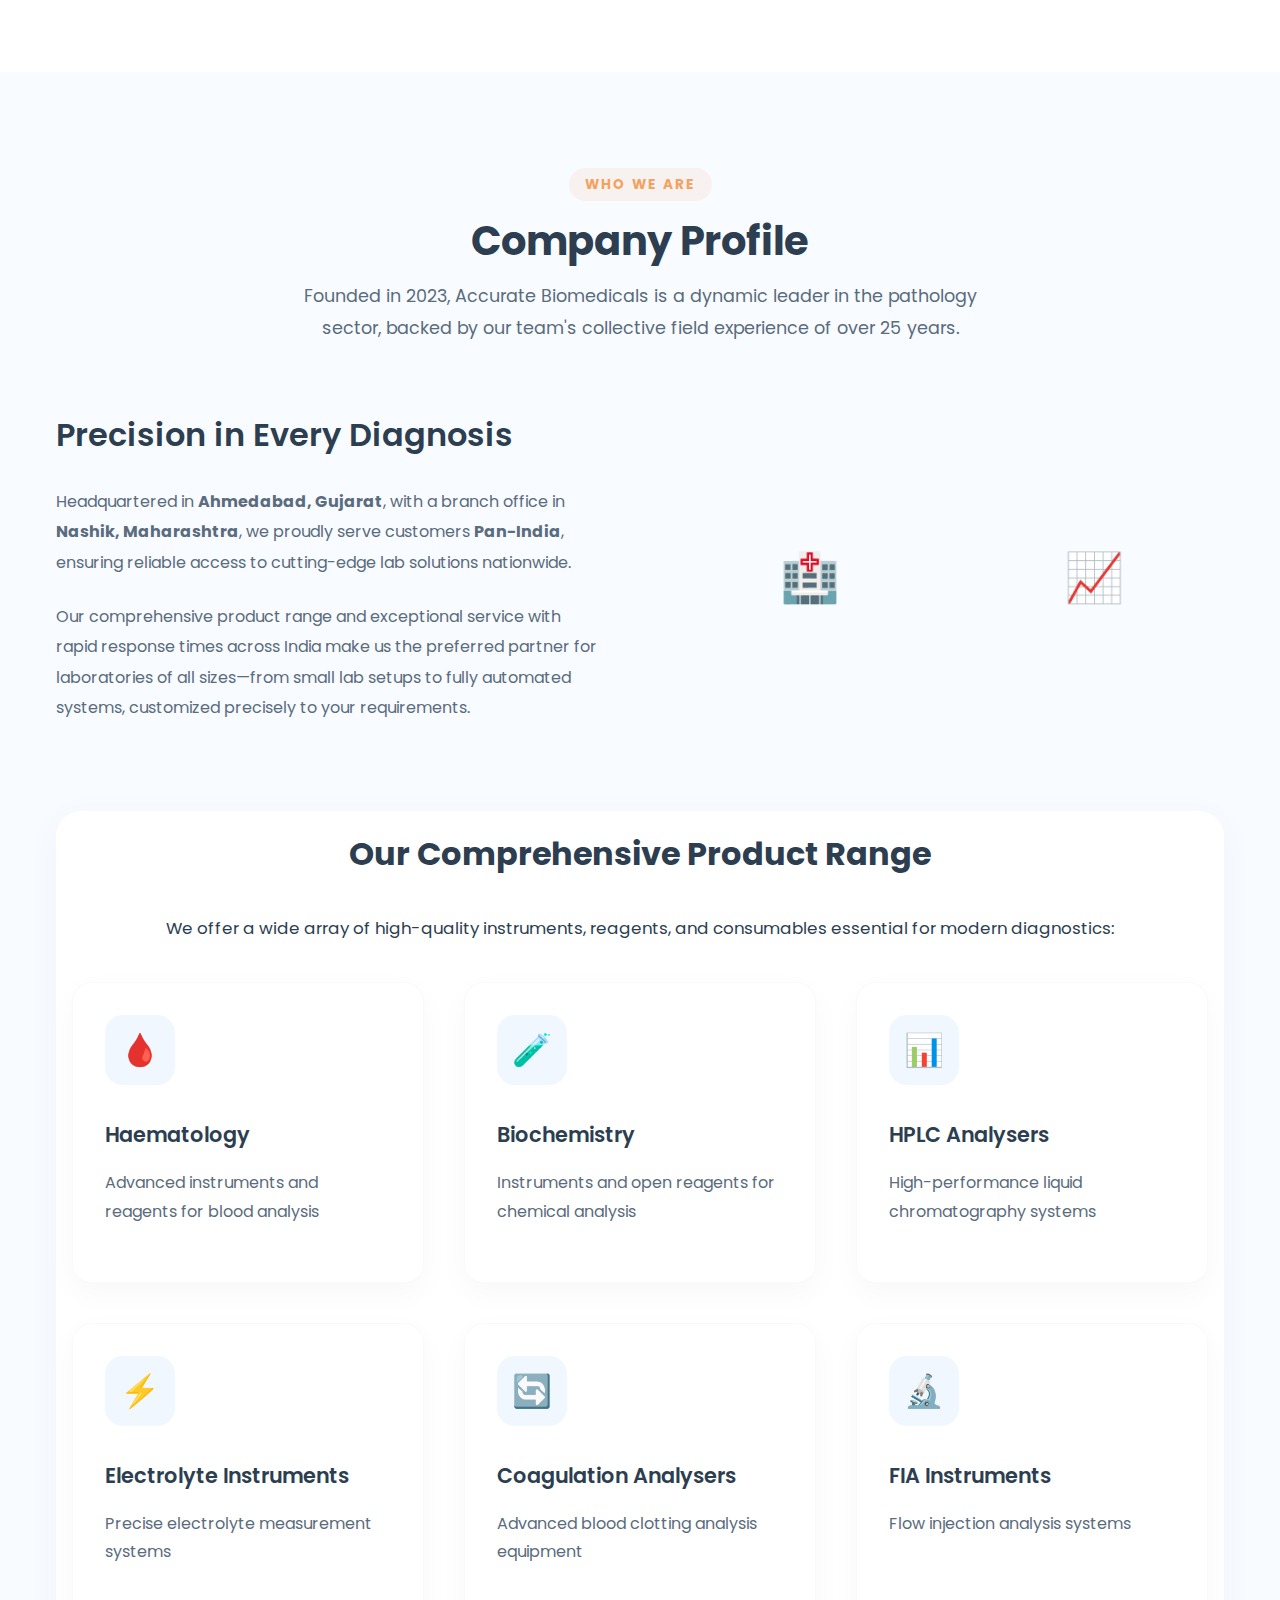
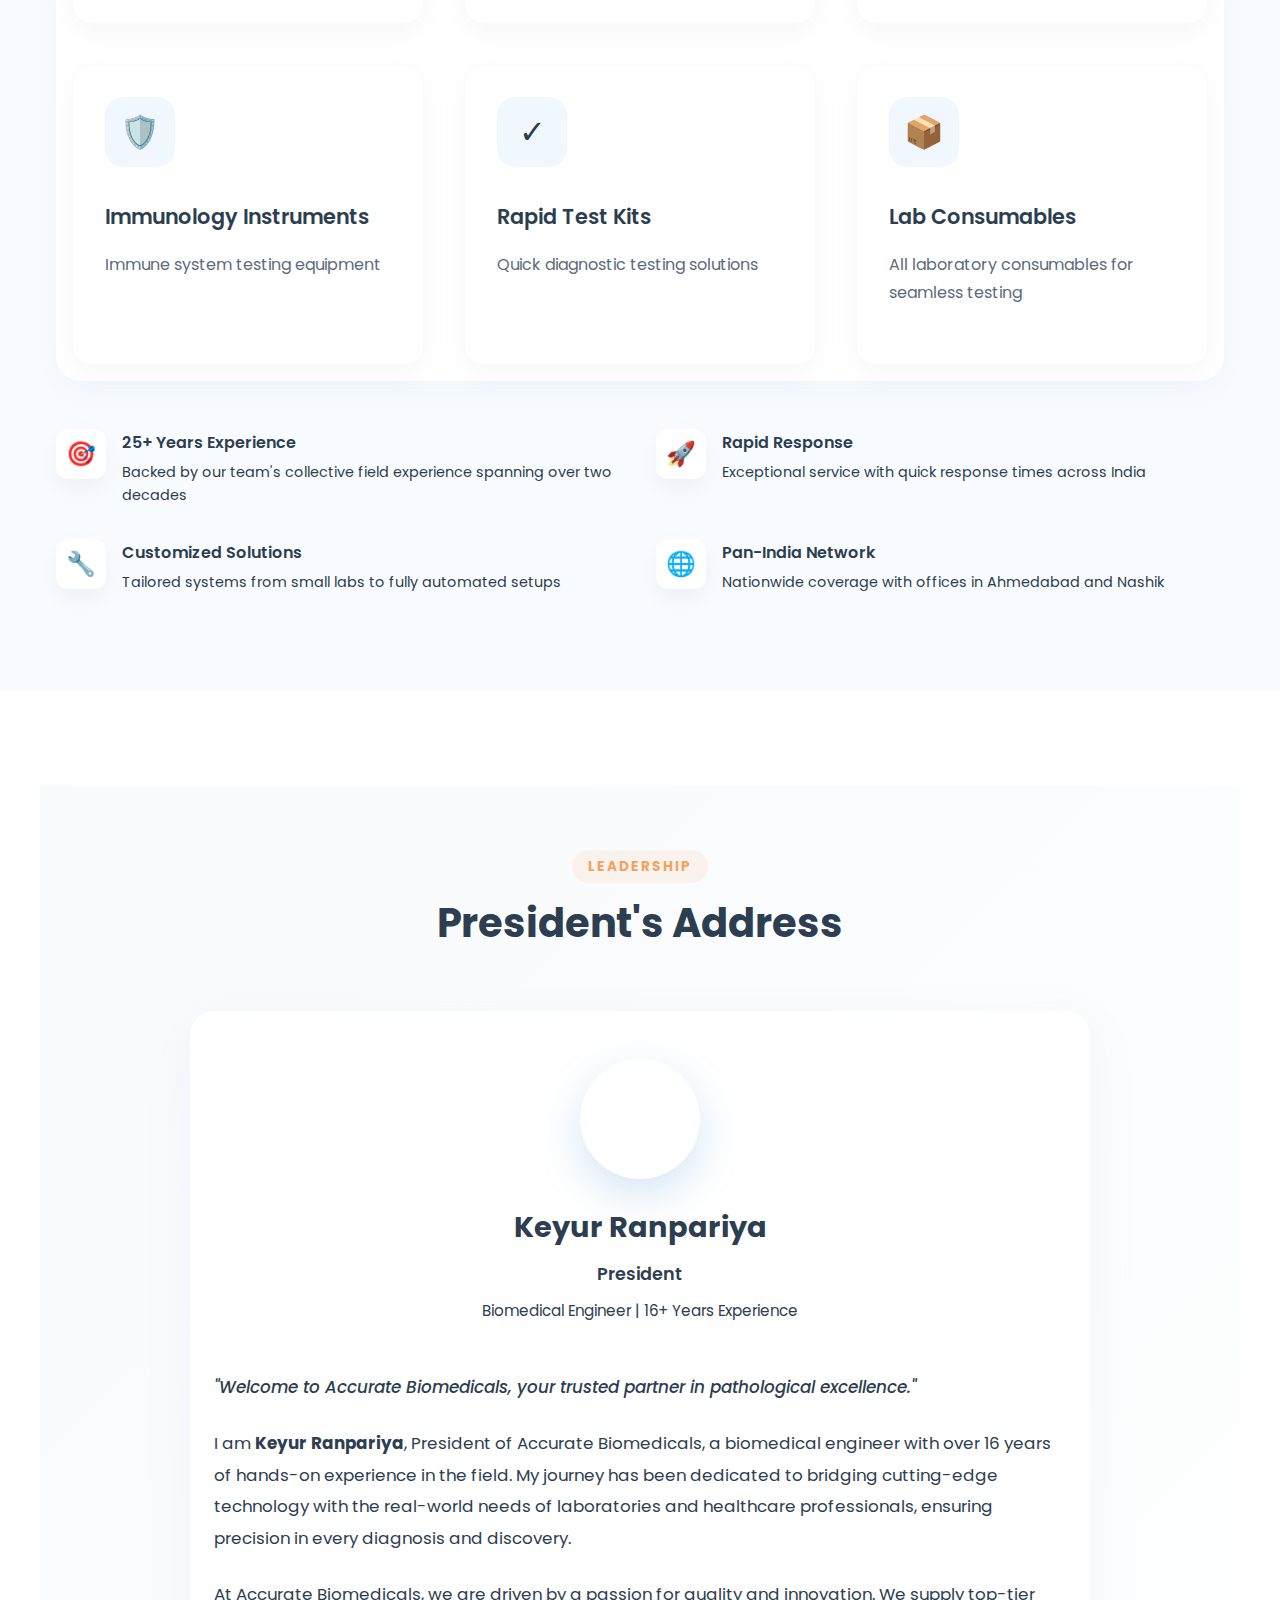
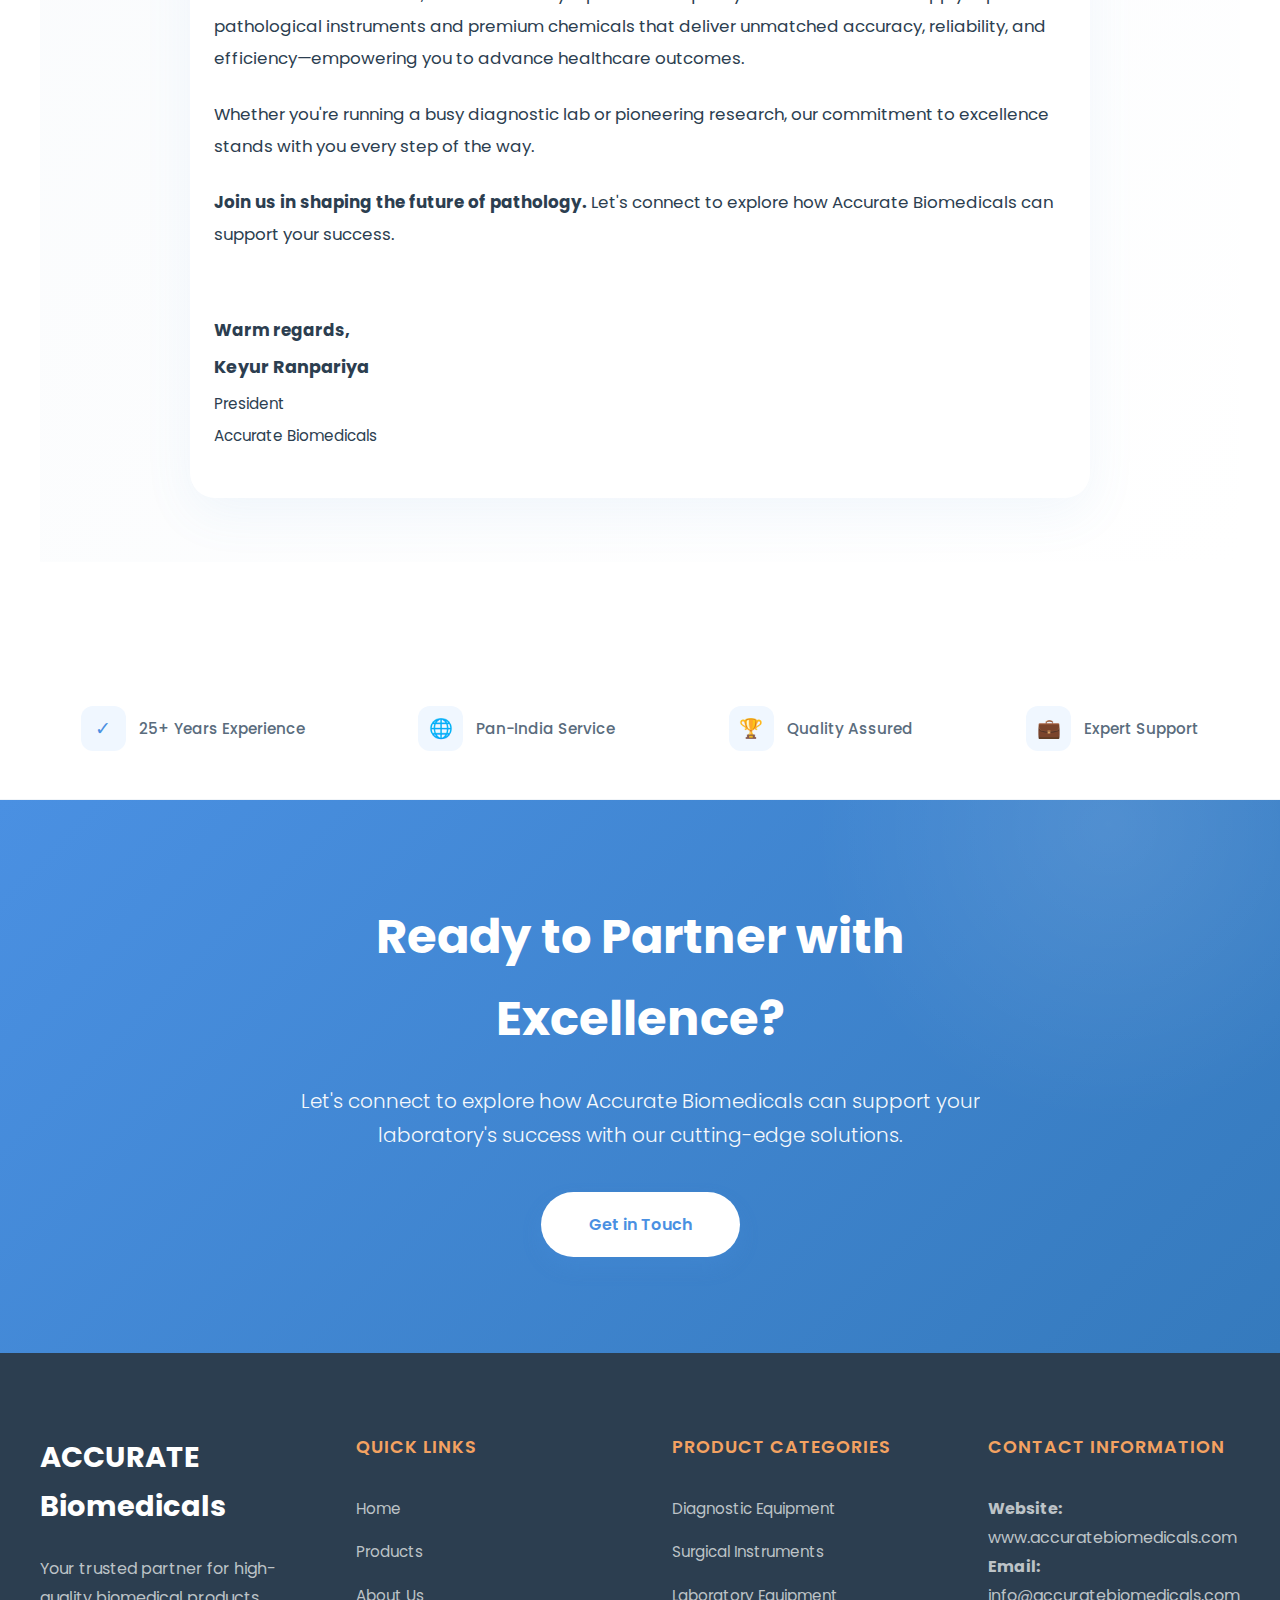
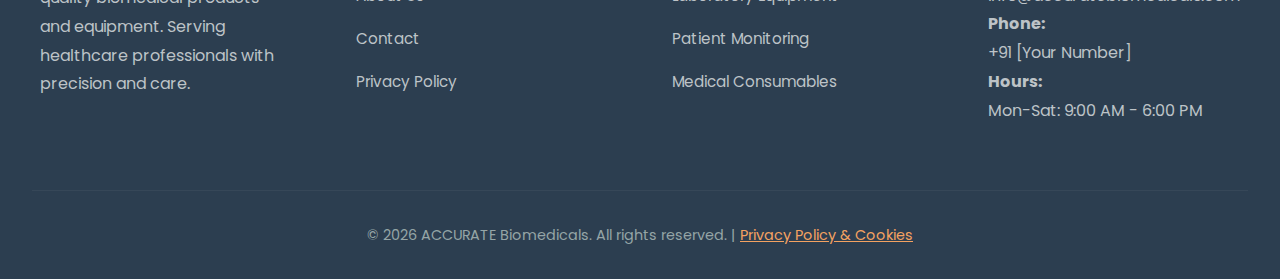
<file: about.html>
<!DOCTYPE html>
<html lang="en">

<head>
    <meta charset="UTF-8">
    <meta name="viewport" content="width=device-width, initial-scale=1.0">
    <title>About Us - ACCURATE Biomedicals</title>
    <link rel="icon" type="image/png" href="logo.png">
    <link rel="stylesheet" href="style.css">
</head>

<body>
    <!-- Top Bar -->
    <div class="top-bar">
        📧 info@accuratebiomedicals.com | 📞 +91-97249 04343 | 🕐 Mon-Sat: 9:00 AM - 6:00 PM
    </div>

    <!-- Header -->
    <header>
        <nav>
            <a href="index.html" class="logo-container">
                <img src="logo_header.png" alt="ACCURATE Biomedicals" class="logo-full">
            </a>
            <ul class="nav-links" id="navLinks">
                <li><a href="index.html">Home</a></li>
                <li><a href="products.html">Products</a></li>
                <li><a href="about.html" style="color: #4a90e2;">About Us</a></li>
                <li><a href="contact.html">Contact</a></li>
            </ul>
            <div class="menu-toggle" id="menuToggle">
                <span></span>
                <span></span>
                <span></span>
            </div>
        </nav>
    </header>

    <!-- Page Header -->
    <section class="page-header">
        <h1>About ACCURATE Biomedicals</h1>
        <p>Precision in Every Diagnosis - Your Trusted Partner in Pathological Excellence</p>
    </section>

    <!-- Mission & Vision Section -->
    <section class="about-section">
        <div class="section-header">
            <div class="section-subtitle">Our Purpose</div>
            <h2 class="section-title">Mission & Vision</h2>
        </div>

        <div class="about-content">
            <div class="about-text">
                <h3>Our Mission</h3>
                <p>At Accurate Biomedicals, we deliver high-quality pathological instruments and premium chemicals that
                    empower laboratories and healthcare providers with reliable, precise, and efficient solutions for
                    accurate diagnostics and advanced research.</p>
            </div>
            <div class="about-image-grid">
                <div class="about-image-item">🎯</div>
                <div class="about-image-item">🔬</div>
            </div>
        </div>

        <div class="about-content" style="margin-top: 3rem;">
            <div class="about-image-grid">
                <div class="about-image-item">🌟</div>
                <div class="about-image-item">🏆</div>
            </div>
            <div class="about-text">
                <h3>Our Vision</h3>
                <p>Accurate Biomedicals aspires to lead the industry as the trusted partner in pathology, driving
                    innovation in diagnostic tools and chemicals to enhance global healthcare outcomes and enable
                    breakthrough discoveries in medical science.</p>
            </div>
        </div>
    </section>

    <!-- Company Profile Section -->
    <section class="services-section">
        <div class="section-header">
            <div class="section-subtitle">Who We Are</div>
            <h2 class="section-title">Company Profile</h2>
            <p class="section-description">Founded in 2023, Accurate Biomedicals is a dynamic leader in the pathology
                sector, backed by our team's collective field experience of over 25 years.</p>
        </div>

        <div style="max-width: 1200px; margin: 0 auto; padding: 0 1rem;">
            <!-- Company Overview -->
            <div class="about-content" style="margin-bottom: 4rem;">
                <div class="about-text">
                    <h3>Precision in Every Diagnosis</h3>
                    <p>Headquartered in <strong>Ahmedabad, Gujarat</strong>, with a branch office in <strong>Nashik,
                            Maharashtra</strong>, we proudly serve customers <strong>Pan-India</strong>, ensuring
                        reliable access to cutting-edge lab solutions nationwide.</p>
                    <p>Our comprehensive product range and exceptional service with rapid response times across India
                        make us the preferred partner for laboratories of all sizes—from small lab setups to fully
                        automated systems, customized precisely to your requirements.</p>
                </div>
                <div class="about-image-grid">
                    <div class="about-image-item">🏥</div>
                    <div class="about-image-item">📈</div>
                </div>
            </div>

            <!-- Product Range -->
            <div
                style="background: white; padding: 1rem; border-radius: 25px; box-shadow: 0 8px 30px rgba(91, 155, 213, 0.06); margin-bottom: 3rem;">
                <h3 style="color: var(--text-dark); font-size: 2rem; margin-bottom: 2rem; text-align: center;">Our
                    Comprehensive Product Range</h3>
                <p style="text-align: center; color: var(--text-medium); margin-bottom: 2.5rem; font-size: 1.05rem;">We
                    offer a wide array of high-quality instruments, reagents, and consumables essential for modern
                    diagnostics:</p>

                <div class="services-grid" style="margin-top: 2rem;">
                    <div class="service-card" style="padding: 2rem;">
                        <div class="service-icon">🩸</div>
                        <h3 style="font-size: 1.3rem;">Haematology</h3>
                        <p>Advanced instruments and reagents for blood analysis</p>
                    </div>
                    <div class="service-card" style="padding: 2rem;">
                        <div class="service-icon">🧪</div>
                        <h3 style="font-size: 1.3rem;">Biochemistry</h3>
                        <p>Instruments and open reagents for chemical analysis</p>
                    </div>
                    <div class="service-card" style="padding: 2rem;">
                        <div class="service-icon">📊</div>
                        <h3 style="font-size: 1.3rem;">HPLC Analysers</h3>
                        <p>High-performance liquid chromatography systems</p>
                    </div>
                    <div class="service-card" style="padding: 2rem;">
                        <div class="service-icon">⚡</div>
                        <h3 style="font-size: 1.3rem;">Electrolyte Instruments</h3>
                        <p>Precise electrolyte measurement systems</p>
                    </div>
                    <div class="service-card" style="padding: 2rem;">
                        <div class="service-icon">🔄</div>
                        <h3 style="font-size: 1.3rem;">Coagulation Analysers</h3>
                        <p>Advanced blood clotting analysis equipment</p>
                    </div>
                    <div class="service-card" style="padding: 2rem;">
                        <div class="service-icon">🔬</div>
                        <h3 style="font-size: 1.3rem;">FIA Instruments</h3>
                        <p>Flow injection analysis systems</p>
                    </div>
                    <div class="service-card" style="padding: 2rem;">
                        <div class="service-icon">🛡️</div>
                        <h3 style="font-size: 1.3rem;">Immunology Instruments</h3>
                        <p>Immune system testing equipment</p>
                    </div>
                    <div class="service-card" style="padding: 2rem;">
                        <div class="service-icon">✓</div>
                        <h3 style="font-size: 1.3rem;">Rapid Test Kits</h3>
                        <p>Quick diagnostic testing solutions</p>
                    </div>
                    <div class="service-card" style="padding: 2rem;">
                        <div class="service-icon">📦</div>
                        <h3 style="font-size: 1.3rem;">Lab Consumables</h3>
                        <p>All laboratory consumables for seamless testing</p>
                    </div>
                </div>
            </div>

            <!-- Excellence Section -->
            <div class="about-features" style="margin-top: 3rem;">
                <div class="about-feature">
                    <div class="about-feature-icon">🎯</div>
                    <div class="about-feature-text">
                        <h4>25+ Years Experience</h4>
                        <p>Backed by our team's collective field experience spanning over two decades</p>
                    </div>
                </div>
                <div class="about-feature">
                    <div class="about-feature-icon">🚀</div>
                    <div class="about-feature-text">
                        <h4>Rapid Response</h4>
                        <p>Exceptional service with quick response times across India</p>
                    </div>
                </div>
                <div class="about-feature">
                    <div class="about-feature-icon">🔧</div>
                    <div class="about-feature-text">
                        <h4>Customized Solutions</h4>
                        <p>Tailored systems from small labs to fully automated setups</p>
                    </div>
                </div>
                <div class="about-feature">
                    <div class="about-feature-icon">🌐</div>
                    <div class="about-feature-text">
                        <h4>Pan-India Network</h4>
                        <p>Nationwide coverage with offices in Ahmedabad and Nashik</p>
                    </div>
                </div>
            </div>
        </div>
    </section>

    <!-- President's Address Section -->
    <section class="about-section"
        style="background: linear-gradient(135deg, #f8fafc 0%, #ffffff 100%); padding: 4rem 1rem;">
        <div class="section-header">
            <div class="section-subtitle">Leadership</div>
            <h2 class="section-title">President's Address</h2>
        </div>

        <div style="max-width: 900px; margin: 0 auto;">
            <div
                style="background: white; padding: 3rem 1.5rem; border-radius: 25px; box-shadow: 0 15px 50px rgba(91, 155, 213, 0.08); border: 2px solid var(--border-color);">
                <!-- President Info -->
                <div style="text-align: center; margin-bottom: 3rem;">
                    <div
                        style="width: 120px; height: 120px; background: linear-gradient(135deg, var(--primary-blue), var(--primary-blue-light)); border-radius: 50%; display: flex; align-items: center; justify-content: center; margin: 0 auto 1.5rem; box-shadow: 0 15px 40px rgba(91, 155, 213, 0.25);">
                        <span style="font-size: 3rem; color: white; font-weight: bold;">KR</span>
                    </div>
                    <h3 style="color: var(--text-dark); font-size: 1.8rem; margin-bottom: 0.5rem; font-weight: 700;">
                        Keyur Ranpariya</h3>
                    <p style="color: var(--primary-blue); font-size: 1.1rem; font-weight: 600; margin-bottom: 0.5rem;">
                        President</p>
                    <p style="color: var(--text-light); font-size: 0.95rem;">Biomedical Engineer | 16+ Years Experience
                    </p>
                </div>

                <!-- Message -->
                <div style="color: var(--text-medium); font-size: 1.05rem; line-height: 1.9;">
                    <p style="margin-bottom: 1.5rem; font-style: italic; color: var(--text-dark); font-weight: 500;">
                        "Welcome to Accurate Biomedicals, your trusted partner in pathological excellence."</p>

                    <p style="margin-bottom: 1.5rem;">I am <strong>Keyur Ranpariya</strong>, President of Accurate
                        Biomedicals, a biomedical engineer with over 16 years of hands-on experience in the field. My
                        journey has been dedicated to bridging cutting-edge technology with the real-world needs of
                        laboratories and healthcare professionals, ensuring precision in every diagnosis and discovery.
                    </p>

                    <p style="margin-bottom: 1.5rem;">At Accurate Biomedicals, we are driven by a passion for quality
                        and innovation. We supply top-tier pathological instruments and premium chemicals that deliver
                        unmatched accuracy, reliability, and efficiency—empowering you to advance healthcare outcomes.
                    </p>

                    <p style="margin-bottom: 1.5rem;">Whether you're running a busy diagnostic lab or pioneering
                        research, our commitment to excellence stands with you every step of the way.</p>

                    <p style="margin-bottom: 2rem;"><strong>Join us in shaping the future of pathology.</strong> Let's
                        connect to explore how Accurate Biomedicals can support your success.</p>

                    <div style="border-top: 2px solid var(--border-color); padding-top: 2rem; margin-top: 2rem;">
                        <p style="margin-bottom: 0.3rem;"><strong>Warm regards,</strong></p>
                        <p
                            style="color: var(--primary-blue); font-weight: 700; font-size: 1.1rem; margin-bottom: 0.3rem;">
                            Keyur Ranpariya</p>
                        <p style="font-size: 0.95rem; color: var(--text-light); margin-bottom: 0.2rem;">President</p>
                        <p style="font-size: 0.95rem; color: var(--text-light);">Accurate Biomedicals</p>
                    </div>
                </div>
            </div>
        </div>
    </section>

    <!-- Trust Badges -->
    <section class="trust-section">
        <div class="trust-badges">
            <div class="trust-badge">
                <div class="trust-badge-icon">✓</div>
                <span>25+ Years Experience</span>
            </div>
            <div class="trust-badge">
                <div class="trust-badge-icon">🌐</div>
                <span>Pan-India Service</span>
            </div>
            <div class="trust-badge">
                <div class="trust-badge-icon">🏆</div>
                <span>Quality Assured</span>
            </div>
            <div class="trust-badge">
                <div class="trust-badge-icon">💼</div>
                <span>Expert Support</span>
            </div>
        </div>
    </section>

    <!-- CTA Section -->
    <section class="cta-banner">
        <div class="cta-banner-content">
            <h2>Ready to Partner with Excellence?</h2>
            <p>Let's connect to explore how Accurate Biomedicals can support your laboratory's success with our
                cutting-edge solutions.</p>
            <a href="contact.html" class="cta-button">Get in Touch</a>
        </div>
    </section>

    <!-- Footer -->
    <footer>
        <div class="footer-content">
            <div class="footer-section">
                <div class="footer-logo">ACCURATE Biomedicals</div>
                <p>Your trusted partner for high-quality biomedical products and equipment. Serving healthcare
                    professionals with precision and care.</p>
            </div>
            <div class="footer-section">
                <h3>Quick Links</h3>
                <ul>
                    <li><a href="index.html">Home</a></li>
                    <li><a href="products.html">Products</a></li>
                    <li><a href="about.html">About Us</a></li>
                    <li><a href="contact.html">Contact</a></li>
                    <li><a href="privacy.html">Privacy Policy</a></li>
                </ul>
            </div>
            <div class="footer-section">
                <h3>Product Categories</h3>
                <ul>
                    <li><a href="products.html#diagnostic">Diagnostic Equipment</a></li>
                    <li><a href="products.html#surgical">Surgical Instruments</a></li>
                    <li><a href="products.html#laboratory">Laboratory Equipment</a></li>
                    <li><a href="products.html#monitoring">Patient Monitoring</a></li>
                    <li><a href="products.html#consumables">Medical Consumables</a></li>
                </ul>
            </div>
            <div class="footer-section">
                <h3>Contact Information</h3>
                <p><strong>Website:</strong><br>www.accuratebiomedicals.com</p>
                <p><strong>Email:</strong><br>info@accuratebiomedicals.com</p>
                <p><strong>Phone:</strong><br>+91 [Your Number]</p>
                <p><strong>Hours:</strong><br>Mon-Sat: 9:00 AM - 6:00 PM</p>
            </div>
        </div>
        <div class="footer-bottom">
            <p>&copy; 2026 ACCURATE Biomedicals. All rights reserved. | <a href="privacy.html"
                    style="color: #f4a261;">Privacy Policy & Cookies</a></p>
        </div>
    </footer>

    <script>
        const menuToggle = document.getElementById('menuToggle');
        const navLinks = document.getElementById('navLinks');

        menuToggle.addEventListener('click', () => {
            navLinks.classList.toggle('active');
            menuToggle.classList.toggle('active');
        });

        // Close menu when clicking on a link
        navLinks.querySelectorAll('a').forEach(link => {
            link.addEventListener('click', () => {
                navLinks.classList.remove('active');
                menuToggle.classList.remove('active');
            });
        });
    </script>
</body>

</html>
</file>
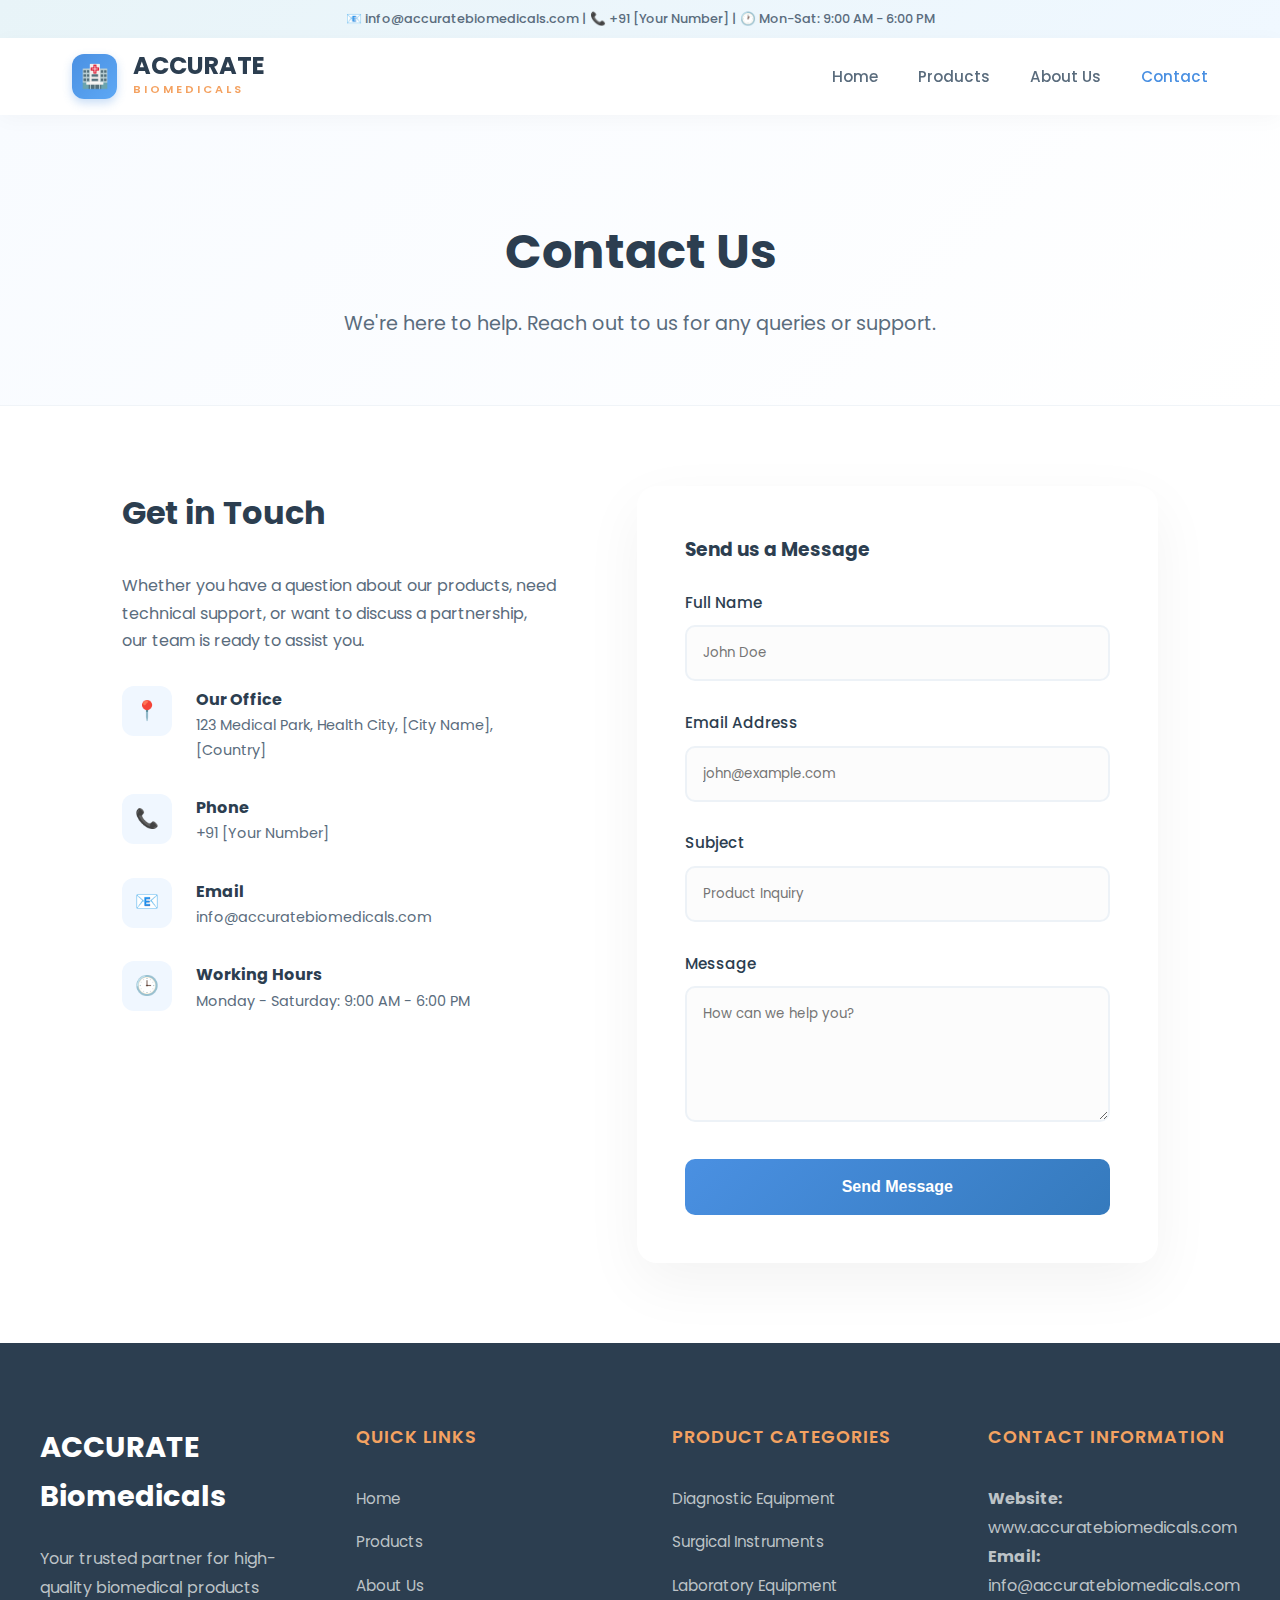
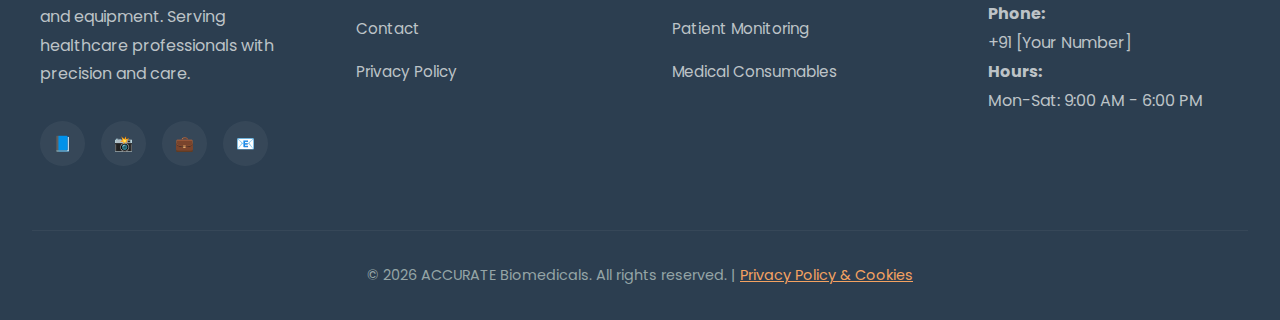
<file: contact.html>
<!DOCTYPE html>
<html lang="en">
<head>
    <meta charset="UTF-8">
    <meta name="viewport" content="width=device-width, initial-scale=1.0">
    <title>Contact Us - ACCURATE Biomedicals</title>
    <link rel="stylesheet" href="style.css">
</head>
<body>
    <!-- Top Bar -->
    <div class="top-bar">
        📧 info@accuratebiomedicals.com | 📞 +91 [Your Number] | 🕐 Mon-Sat: 9:00 AM - 6:00 PM
    </div>

    <!-- Header -->
    <header>
        <nav>
            <div class="logo-container">
                <div class="logo-icon">🏥</div>
                <div class="logo-text">
                    <div class="logo-main">ACCURATE</div>
                    <div class="logo-sub">BIOMEDICALS</div>
                </div>
            </div>
            <ul class="nav-links" id="navLinks">
                <li><a href="index.html">Home</a></li>
                <li><a href="products.html">Products</a></li>
                <li><a href="about.html">About Us</a></li>
                <li><a href="contact.html" style="color: #4a90e2;">Contact</a></li>
            </ul>
            <div class="menu-toggle" id="menuToggle">
                <span></span>
                <span></span>
                <span></span>
            </div>
        </nav>
    </header>

    <!-- Page Header -->
    <section class="page-header">
        <h1>Contact Us</h1>
        <p>We're here to help. Reach out to us for any queries or support.</p>
    </section>

    <!-- Contact Section -->
    <section class="contact-container">
        <div class="contact-info-box">
            <h3>Get in Touch</h3>
            <p style="margin-bottom: 2rem; color: #5a6c7d;">Whether you have a question about our products, need technical support, or want to discuss a partnership, our team is ready to assist you.</p>
            
            <div class="contact-detail">
                <div class="contact-detail-icon">📍</div>
                <div>
                    <h4 style="color: #2c3e50;">Our Office</h4>
                    <p style="color: #5a6c7d; font-size: 0.9rem;">123 Medical Park, Health City, [City Name], [Country]</p>
                </div>
            </div>
            
            <div class="contact-detail">
                <div class="contact-detail-icon">📞</div>
                <div>
                    <h4 style="color: #2c3e50;">Phone</h4>
                    <p style="color: #5a6c7d; font-size: 0.9rem;">+91 [Your Number]</p>
                </div>
            </div>
            
            <div class="contact-detail">
                <div class="contact-detail-icon">📧</div>
                <div>
                    <h4 style="color: #2c3e50;">Email</h4>
                    <p style="color: #5a6c7d; font-size: 0.9rem;">info@accuratebiomedicals.com</p>
                </div>
            </div>

            <div class="contact-detail">
                <div class="contact-detail-icon">🕒</div>
                <div>
                    <h4 style="color: #2c3e50;">Working Hours</h4>
                    <p style="color: #5a6c7d; font-size: 0.9rem;">Monday - Saturday: 9:00 AM - 6:00 PM</p>
                </div>
            </div>
        </div>

        <form class="contact-form">
            <h3 style="color: #2c3e50; margin-bottom: 1.5rem;">Send us a Message</h3>
            <div class="form-group">
                <label for="name">Full Name</label>
                <input type="text" id="name" placeholder="John Doe">
            </div>
            <div class="form-group">
                <label for="email">Email Address</label>
                <input type="email" id="email" placeholder="john@example.com">
            </div>
            <div class="form-group">
                <label for="subject">Subject</label>
                <input type="text" id="subject" placeholder="Product Inquiry">
            </div>
            <div class="form-group">
                <label for="message">Message</label>
                <textarea id="message" rows="5" placeholder="How can we help you?"></textarea>
            </div>
            <button type="submit" class="submit-btn">Send Message</button>
        </form>
    </section>

    <!-- Footer -->
    <footer>
        <div class="footer-content">
            <div class="footer-section">
                <div class="footer-logo">ACCURATE Biomedicals</div>
                <p>Your trusted partner for high-quality biomedical products and equipment. Serving healthcare professionals with precision and care.</p>
                <div class="social-links">
                    <a href="#" class="social-link">📘</a>
                    <a href="#" class="social-link">📸</a>
                    <a href="#" class="social-link">💼</a>
                    <a href="#" class="social-link">📧</a>
                </div>
            </div>
            <div class="footer-section">
                <h3>Quick Links</h3>
                <ul>
                    <li><a href="index.html">Home</a></li>
                    <li><a href="products.html">Products</a></li>
                    <li><a href="about.html">About Us</a></li>
                    <li><a href="contact.html">Contact</a></li>
                    <li><a href="privacy.html">Privacy Policy</a></li>
                </ul>
            </div>
            <div class="footer-section">
                <h3>Product Categories</h3>
                <ul>
                    <li><a href="products.html#diagnostic">Diagnostic Equipment</a></li>
                    <li><a href="products.html#surgical">Surgical Instruments</a></li>
                    <li><a href="products.html#laboratory">Laboratory Equipment</a></li>
                    <li><a href="products.html#monitoring">Patient Monitoring</a></li>
                    <li><a href="products.html#consumables">Medical Consumables</a></li>
                </ul>
            </div>
            <div class="footer-section">
                <h3>Contact Information</h3>
                <p><strong>Website:</strong><br>www.accuratebiomedicals.com</p>
                <p><strong>Email:</strong><br>info@accuratebiomedicals.com</p>
                <p><strong>Phone:</strong><br>+91 [Your Number]</p>
                <p><strong>Hours:</strong><br>Mon-Sat: 9:00 AM - 6:00 PM</p>
            </div>
        </div>
        <div class="footer-bottom">
            <p>&copy; 2026 ACCURATE Biomedicals. All rights reserved. | <a href="privacy.html" style="color: #f4a261;">Privacy Policy & Cookies</a></p>
        </div>
    </footer>

    <script>
        const menuToggle = document.getElementById('menuToggle');
        const navLinks = document.getElementById('navLinks');

        menuToggle.addEventListener('click', () => {
            navLinks.classList.toggle('active');
        });
    </script>
</body>
</html>
</file>
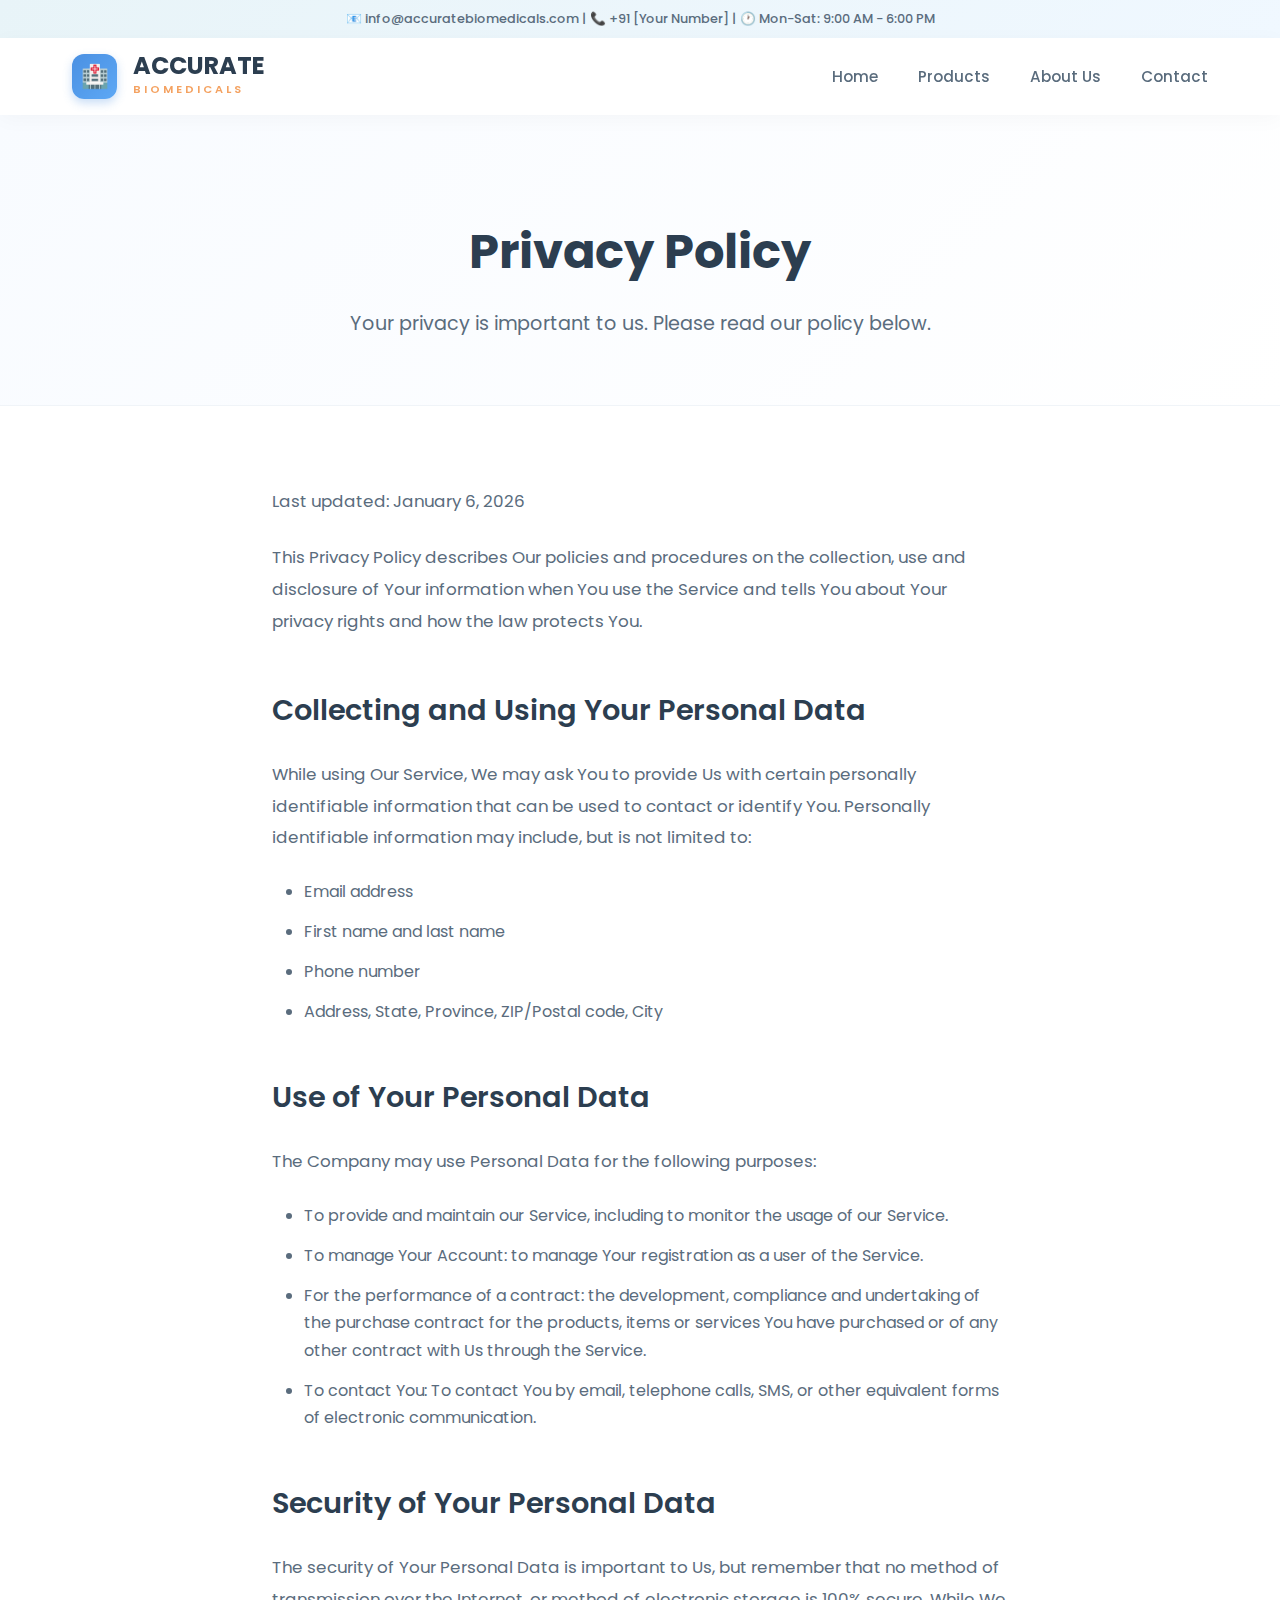
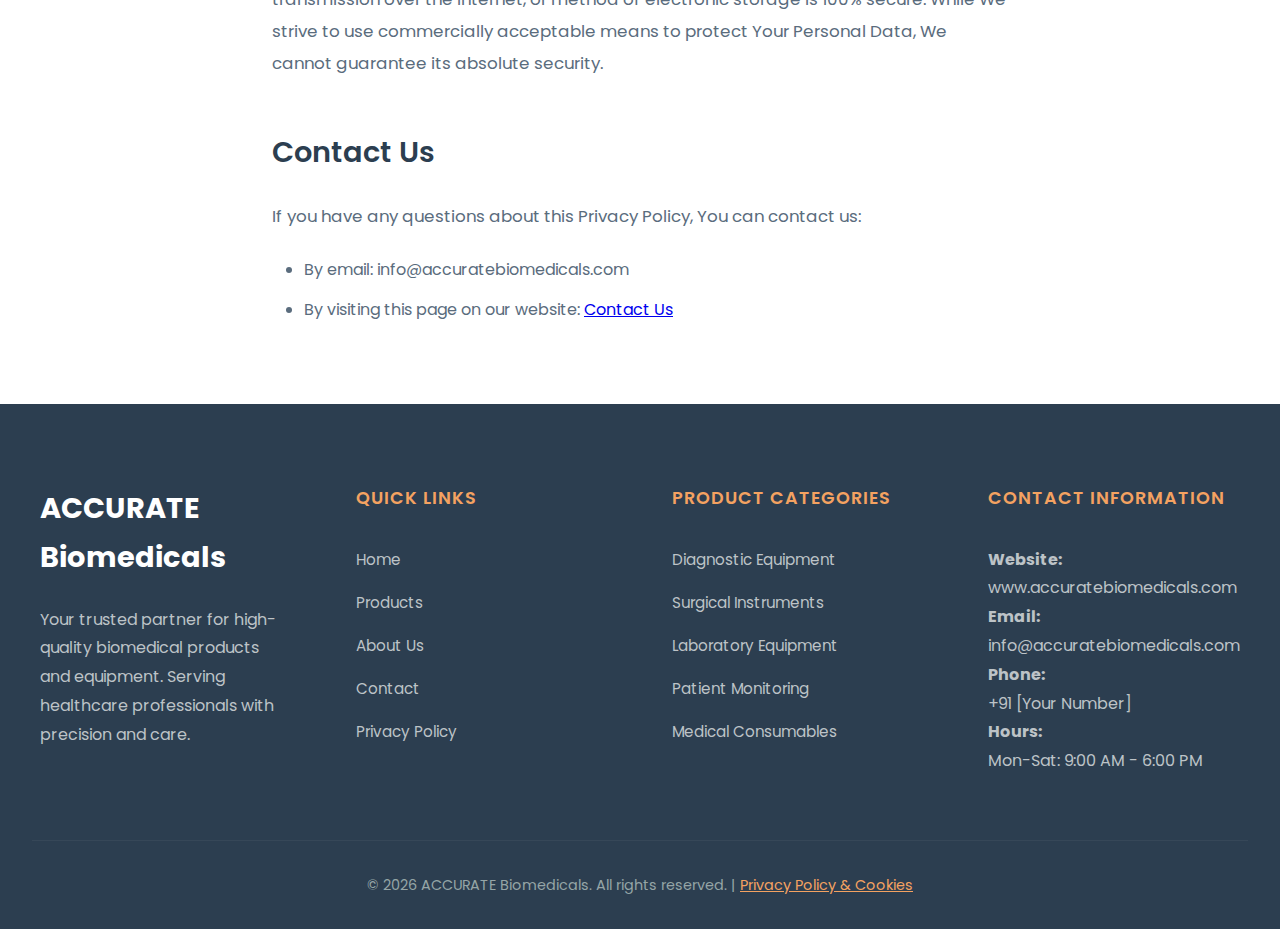
<file: privacy.html>
<!DOCTYPE html>
<html lang="en">
<head>
    <meta charset="UTF-8">
    <meta name="viewport" content="width=device-width, initial-scale=1.0">
    <title>Privacy Policy - ACCURATE Biomedicals</title>
    <link rel="stylesheet" href="style.css">
</head>
<body>
    <!-- Top Bar -->
    <div class="top-bar">
        📧 info@accuratebiomedicals.com | 📞 +91 [Your Number] | 🕐 Mon-Sat: 9:00 AM - 6:00 PM
    </div>

    <!-- Header -->
    <header>
        <nav>
            <div class="logo-container">
                <div class="logo-icon">🏥</div>
                <div class="logo-text">
                    <div class="logo-main">ACCURATE</div>
                    <div class="logo-sub">BIOMEDICALS</div>
                </div>
            </div>
            <ul class="nav-links" id="navLinks">
                <li><a href="index.html">Home</a></li>
                <li><a href="products.html">Products</a></li>
                <li><a href="about.html">About Us</a></li>
                <li><a href="contact.html">Contact</a></li>
            </ul>
            <div class="menu-toggle" id="menuToggle">
                <span></span>
                <span></span>
                <span></span>
            </div>
        </nav>
    </header>

    <!-- Page Header -->
    <section class="page-header">
        <h1>Privacy Policy</h1>
        <p>Your privacy is important to us. Please read our policy below.</p>
    </section>

    <!-- Privacy Content -->
    <section class="privacy-content">
        <p>Last updated: January 6, 2026</p>
        
        <p>This Privacy Policy describes Our policies and procedures on the collection, use and disclosure of Your information when You use the Service and tells You about Your privacy rights and how the law protects You.</p>
        
        <h2>Collecting and Using Your Personal Data</h2>
        <p>While using Our Service, We may ask You to provide Us with certain personally identifiable information that can be used to contact or identify You. Personally identifiable information may include, but is not limited to:</p>
        <ul>
            <li>Email address</li>
            <li>First name and last name</li>
            <li>Phone number</li>
            <li>Address, State, Province, ZIP/Postal code, City</li>
        </ul>

        <h2>Use of Your Personal Data</h2>
        <p>The Company may use Personal Data for the following purposes:</p>
        <ul>
            <li>To provide and maintain our Service, including to monitor the usage of our Service.</li>
            <li>To manage Your Account: to manage Your registration as a user of the Service.</li>
            <li>For the performance of a contract: the development, compliance and undertaking of the purchase contract for the products, items or services You have purchased or of any other contract with Us through the Service.</li>
            <li>To contact You: To contact You by email, telephone calls, SMS, or other equivalent forms of electronic communication.</li>
        </ul>

        <h2>Security of Your Personal Data</h2>
        <p>The security of Your Personal Data is important to Us, but remember that no method of transmission over the Internet, or method of electronic storage is 100% secure. While We strive to use commercially acceptable means to protect Your Personal Data, We cannot guarantee its absolute security.</p>

        <h2>Contact Us</h2>
        <p>If you have any questions about this Privacy Policy, You can contact us:</p>
        <ul>
            <li>By email: info@accuratebiomedicals.com</li>
            <li>By visiting this page on our website: <a href="contact.html">Contact Us</a></li>
        </ul>
    </section>

    <!-- Footer -->
    <footer>
        <div class="footer-content">
            <div class="footer-section">
                <div class="footer-logo">ACCURATE Biomedicals</div>
                <p>Your trusted partner for high-quality biomedical products and equipment. Serving healthcare professionals with precision and care.</p>
            </div>
            <div class="footer-section">
                <h3>Quick Links</h3>
                <ul>
                    <li><a href="index.html">Home</a></li>
                    <li><a href="products.html">Products</a></li>
                    <li><a href="about.html">About Us</a></li>
                    <li><a href="contact.html">Contact</a></li>
                    <li><a href="privacy.html">Privacy Policy</a></li>
                </ul>
            </div>
            <div class="footer-section">
                <h3>Product Categories</h3>
                <ul>
                    <li><a href="products.html#diagnostic">Diagnostic Equipment</a></li>
                    <li><a href="products.html#surgical">Surgical Instruments</a></li>
                    <li><a href="products.html#laboratory">Laboratory Equipment</a></li>
                    <li><a href="products.html#monitoring">Patient Monitoring</a></li>
                    <li><a href="products.html#consumables">Medical Consumables</a></li>
                </ul>
            </div>
            <div class="footer-section">
                <h3>Contact Information</h3>
                <p><strong>Website:</strong><br>www.accuratebiomedicals.com</p>
                <p><strong>Email:</strong><br>info@accuratebiomedicals.com</p>
                <p><strong>Phone:</strong><br>+91 [Your Number]</p>
                <p><strong>Hours:</strong><br>Mon-Sat: 9:00 AM - 6:00 PM</p>
            </div>
        </div>
        <div class="footer-bottom">
            <p>&copy; 2026 ACCURATE Biomedicals. All rights reserved. | <a href="privacy.html" style="color: #f4a261;">Privacy Policy & Cookies</a></p>
        </div>
    </footer>

    <script>
        const menuToggle = document.getElementById('menuToggle');
        const navLinks = document.getElementById('navLinks');

        menuToggle.addEventListener('click', () => {
            navLinks.classList.toggle('active');
        });
    </script>
</body>
</html>
</file>
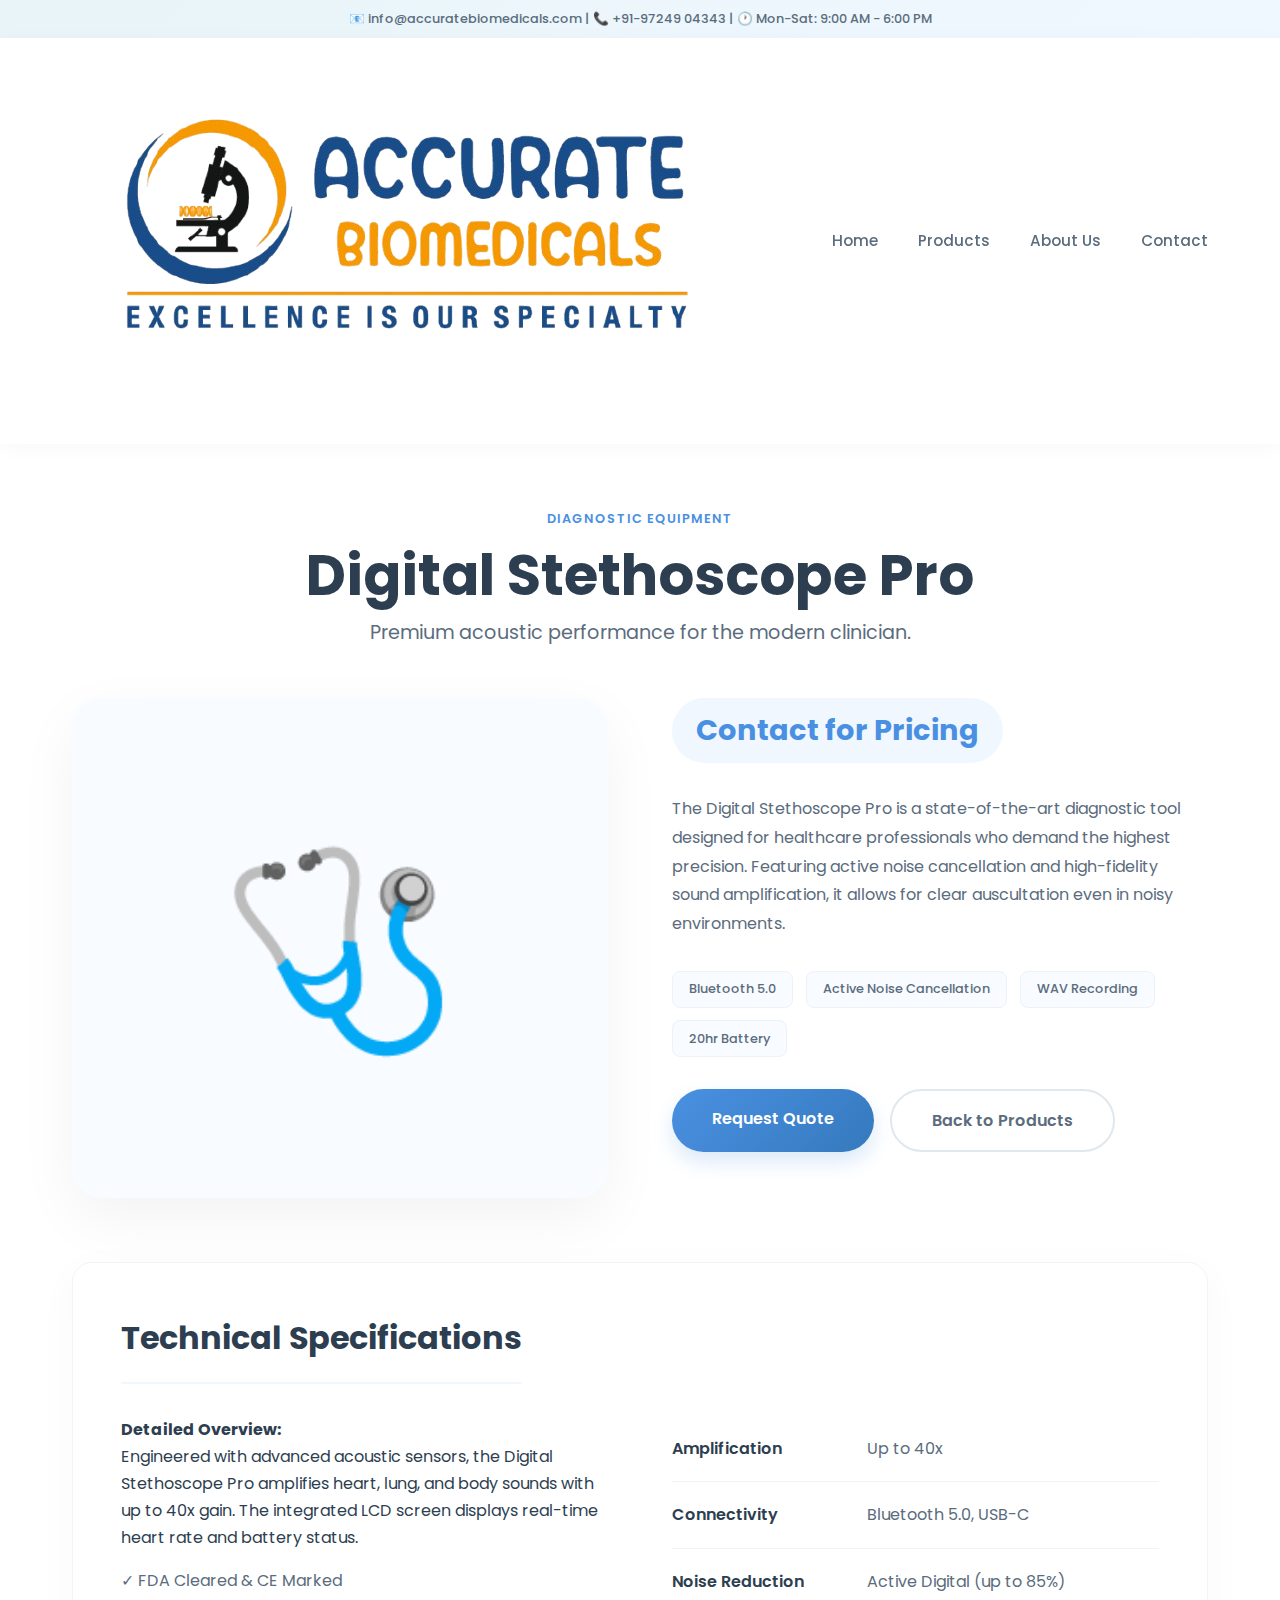
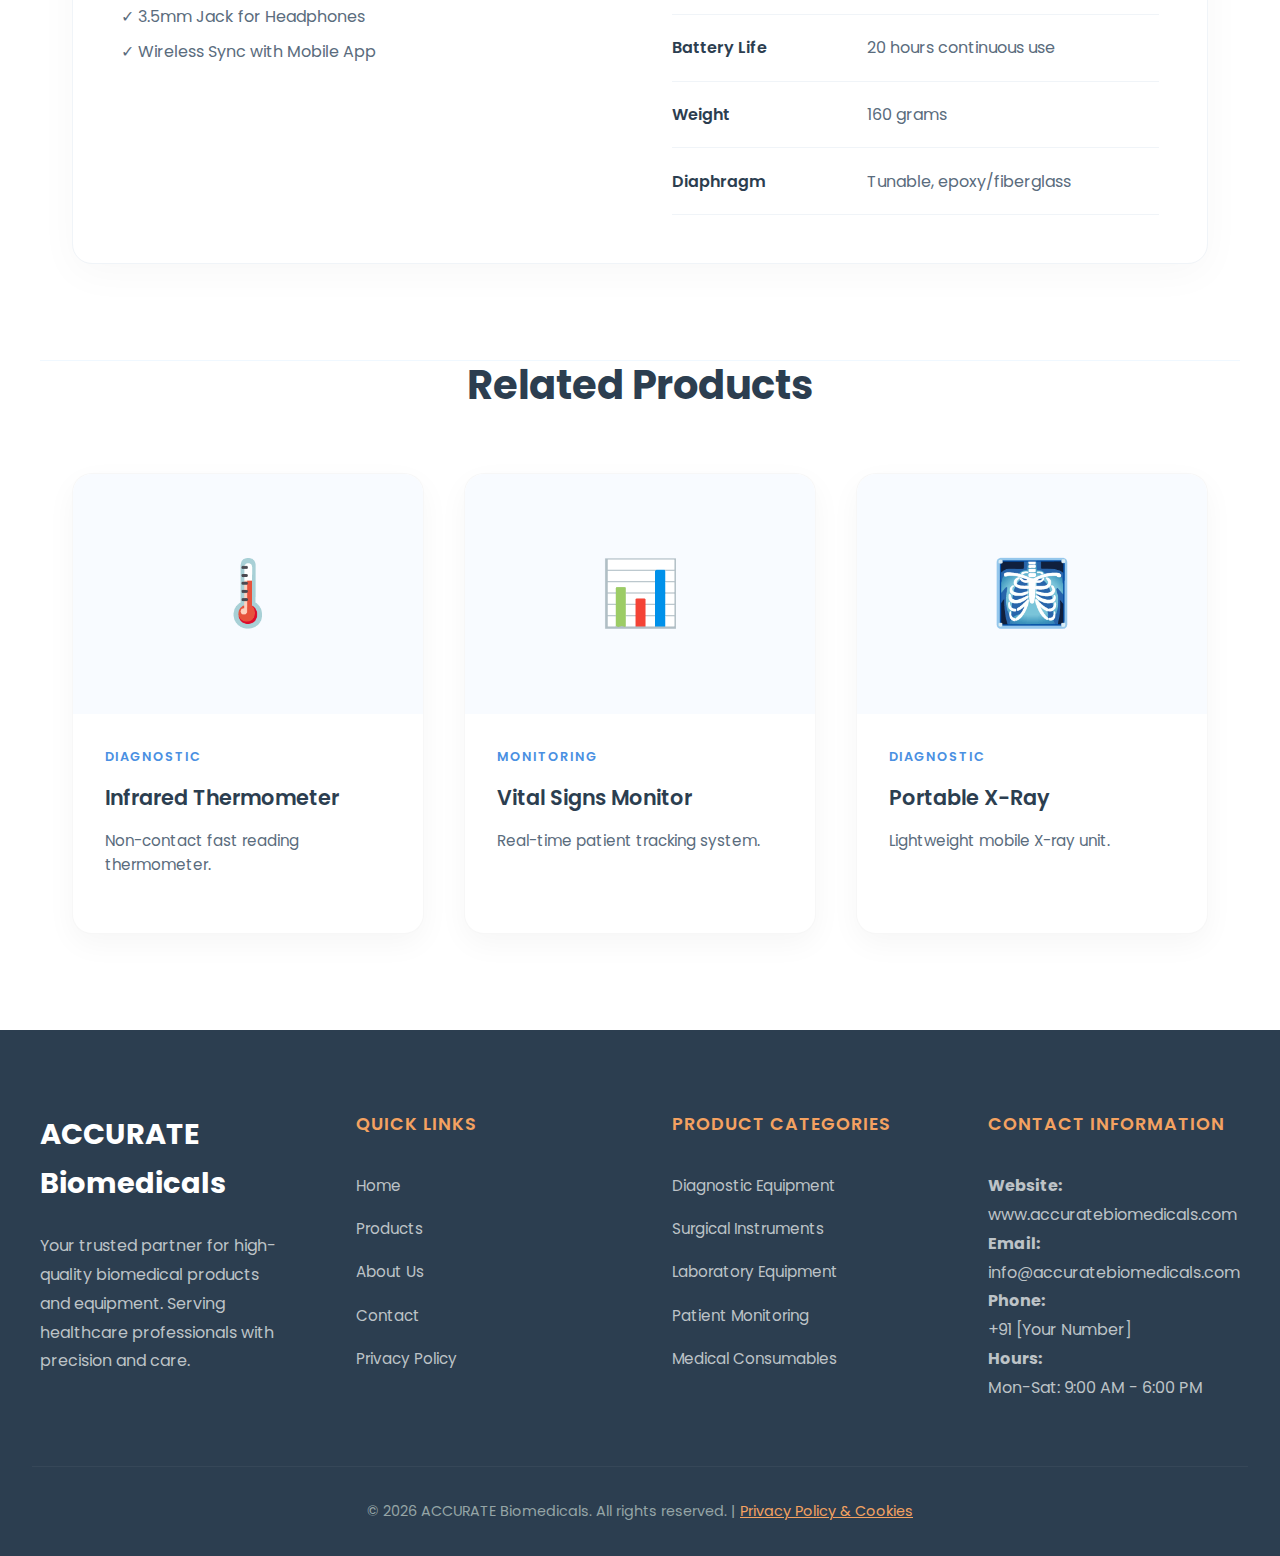
<file: product-detail.html>
<!DOCTYPE html>
<html lang="en">
    
<head>
    <meta charset="UTF-8">
    <meta name="viewport" content="width=device-width, initial-scale=1.0">
    <title>Product Details - ACCURATE Biomedicals</title>
    <link rel="icon" type="image/png" href="logo.png">
    <link rel="stylesheet" href="style.css">
</head>

<body>
    <!-- Top Bar -->
    <div class="top-bar">
        📧 info@accuratebiomedicals.com | 📞 +91-97249 04343 | 🕐 Mon-Sat: 9:00 AM - 6:00 PM
    </div>

    <!-- Header -->
    <header>
        <nav>
            <a href="index.html" class="logo-container">
                <img src="logo_header.png" alt="ACCURATE Biomedicals" class="logo-full">
            </a>
            <ul class="nav-links" id="navLinks">
                <li><a href="index.html">Home</a></li>
                <li><a href="products.html">Products</a></li>
                <li><a href="about.html">About Us</a></li>
                <li><a href="contact.html">Contact</a></li>
            </ul>
            <div class="menu-toggle" id="menuToggle">
                <span></span>
                <span></span>
                <span></span>
            </div>
        </nav>
    </header>

    <div class="product-full-container">
        <!-- 1. Top Full Width: Product Name -->
        <div class="product-title-row">
            <div class="product-category">Diagnostic Equipment</div>
            <h1>Digital Stethoscope Pro</h1>
            <p style="color: #5a6c7d; font-size: 1.2rem;">Premium acoustic performance for the modern clinician.</p>
        </div>

        <!-- 2. Middle Grid: Left Image | Right Content -->
        <div class="product-content-grid">
            <!-- Left: Image -->
            <div class="product-main-image" style="position: static; height: 500px;">
                🩺
            </div>

            <!-- Right: Content -->
            <div class="product-info-column">
                <div class="product-price">Contact for Pricing</div>
                
                <p class="product-description">
                    The Digital Stethoscope Pro is a state-of-the-art diagnostic tool designed for healthcare professionals who demand the highest precision. Featuring active noise cancellation and high-fidelity sound amplification, it allows for clear auscultation even in noisy environments.
                </p>

                <div class="product-features" style="margin-bottom: 2rem;">
                    <span class="product-feature-tag">Bluetooth 5.0</span>
                    <span class="product-feature-tag">Active Noise Cancellation</span>
                    <span class="product-feature-tag">WAV Recording</span>
                    <span class="product-feature-tag">20hr Battery</span>
                </div>

                <div class="action-box">
                    <a href="contact.html" class="cta-button">Request Quote</a>
                    <a href="products.html" class="cta-button cta-button-secondary">Back to Products</a>
                </div>
            </div>
        </div>

        <!-- 3. Bottom: More Content (Specs) -->
        <div class="product-bottom-content">
            <h3>Technical Specifications</h3>
            <div class="specs-grid">
                <div>
                    <p style="margin-bottom: 1rem;"><strong>Detailed Overview:</strong><br>
                    Engineered with advanced acoustic sensors, the Digital Stethoscope Pro amplifies heart, lung, and body sounds with up to 40x gain. The integrated LCD screen displays real-time heart rate and battery status.</p>
                    <ul style="list-style: none; color: #5a6c7d;">
                        <li style="margin-bottom: 0.5rem;">✓ FDA Cleared & CE Marked</li>
                        <li style="margin-bottom: 0.5rem;">✓ 3.5mm Jack for Headphones</li>
                        <li style="margin-bottom: 0.5rem;">✓ Wireless Sync with Mobile App</li>
                    </ul>
                </div>
                <table class="specs-table" style="margin-bottom: 0;">
                    <tr>
                        <td>Amplification</td>
                        <td>Up to 40x</td>
                    </tr>
                    <tr>
                        <td>Connectivity</td>
                        <td>Bluetooth 5.0, USB-C</td>
                    </tr>
                    <tr>
                        <td>Noise Reduction</td>
                        <td>Active Digital (up to 85%)</td>
                    </tr>
                    <tr>
                        <td>Battery Life</td>
                        <td>20 hours continuous use</td>
                    </tr>
                    <tr>
                        <td>Weight</td>
                        <td>160 grams</td>
                    </tr>
                    <tr>
                        <td>Diaphragm</td>
                        <td>Tunable, epoxy/fiberglass</td>
                    </tr>
                </table>
            </div>
        </div>
    </div>

    <!-- Related Products -->
    <section class="products-section" style="border-top: 1px solid #f0f8ff;">
        <div class="section-header">
            <h2 class="section-title">Related Products</h2>
        </div>
        <div class="products-grid">
            <div class="product-card">
                <div class="product-image">🌡️</div>
                <div class="product-info">
                    <div class="product-category">Diagnostic</div>
                    <h3>Infrared Thermometer</h3>
                    <p>Non-contact fast reading thermometer.</p>
                </div>
            </div>
            <div class="product-card">
                <div class="product-image">📊</div>
                <div class="product-info">
                    <div class="product-category">Monitoring</div>
                    <h3>Vital Signs Monitor</h3>
                    <p>Real-time patient tracking system.</p>
                </div>
            </div>
            <div class="product-card">
                <div class="product-image">🩻</div>
                <div class="product-info">
                    <div class="product-category">Diagnostic</div>
                    <h3>Portable X-Ray</h3>
                    <p>Lightweight mobile X-ray unit.</p>
                </div>
            </div>
        </div>
    </section>

    <!-- Footer -->
    <footer>
        <div class="footer-content">
            <div class="footer-section">
                <div class="footer-logo">ACCURATE Biomedicals</div>
                <p>Your trusted partner for high-quality biomedical products and equipment. Serving healthcare professionals with precision and care.</p>
            </div>
            <div class="footer-section">
                <h3>Quick Links</h3>
                <ul>
                    <li><a href="index.html">Home</a></li>
                    <li><a href="products.html">Products</a></li>
                    <li><a href="about.html">About Us</a></li>
                    <li><a href="contact.html">Contact</a></li>
                    <li><a href="privacy.html">Privacy Policy</a></li>
                </ul>
            </div>
            <div class="footer-section">
                <h3>Product Categories</h3>
                <ul>
                    <li><a href="products.html#diagnostic">Diagnostic Equipment</a></li>
                    <li><a href="products.html#surgical">Surgical Instruments</a></li>
                    <li><a href="products.html#laboratory">Laboratory Equipment</a></li>
                    <li><a href="products.html#monitoring">Patient Monitoring</a></li>
                    <li><a href="products.html#consumables">Medical Consumables</a></li>
                </ul>
            </div>
            <div class="footer-section">
                <h3>Contact Information</h3>
                <p><strong>Website:</strong><br>www.accuratebiomedicals.com</p>
                <p><strong>Email:</strong><br>info@accuratebiomedicals.com</p>
                <p><strong>Phone:</strong><br>+91 [Your Number]</p>
                <p><strong>Hours:</strong><br>Mon-Sat: 9:00 AM - 6:00 PM</p>
            </div>
        </div>
        <div class="footer-bottom">
            <p>&copy; 2026 ACCURATE Biomedicals. All rights reserved. | <a href="privacy.html" style="color: #f4a261;">Privacy Policy & Cookies</a></p>
        </div>
    </footer>

    <script>
        const menuToggle = document.getElementById('menuToggle');
        const navLinks = document.getElementById('navLinks');

        menuToggle.addEventListener('click', () => {
            navLinks.classList.toggle('active');
        });
    </script>
</body>
</html>
</file>
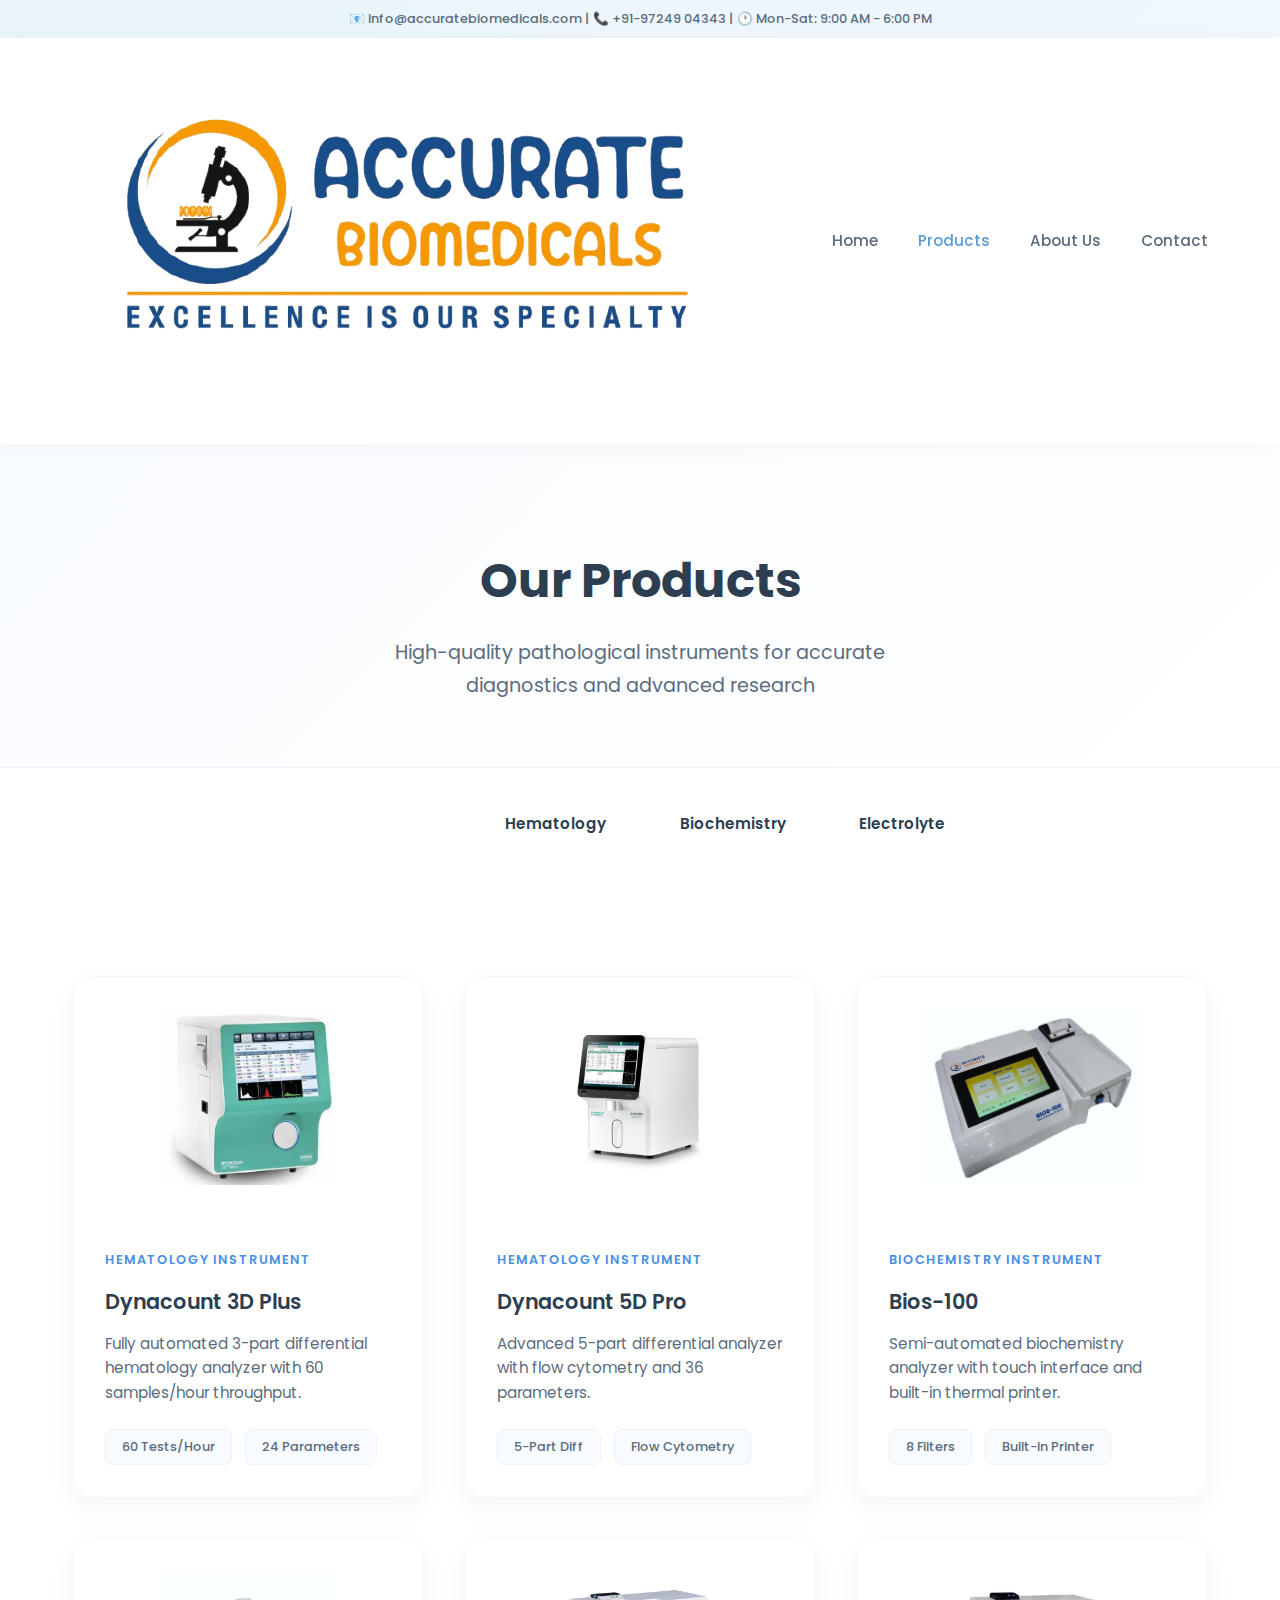
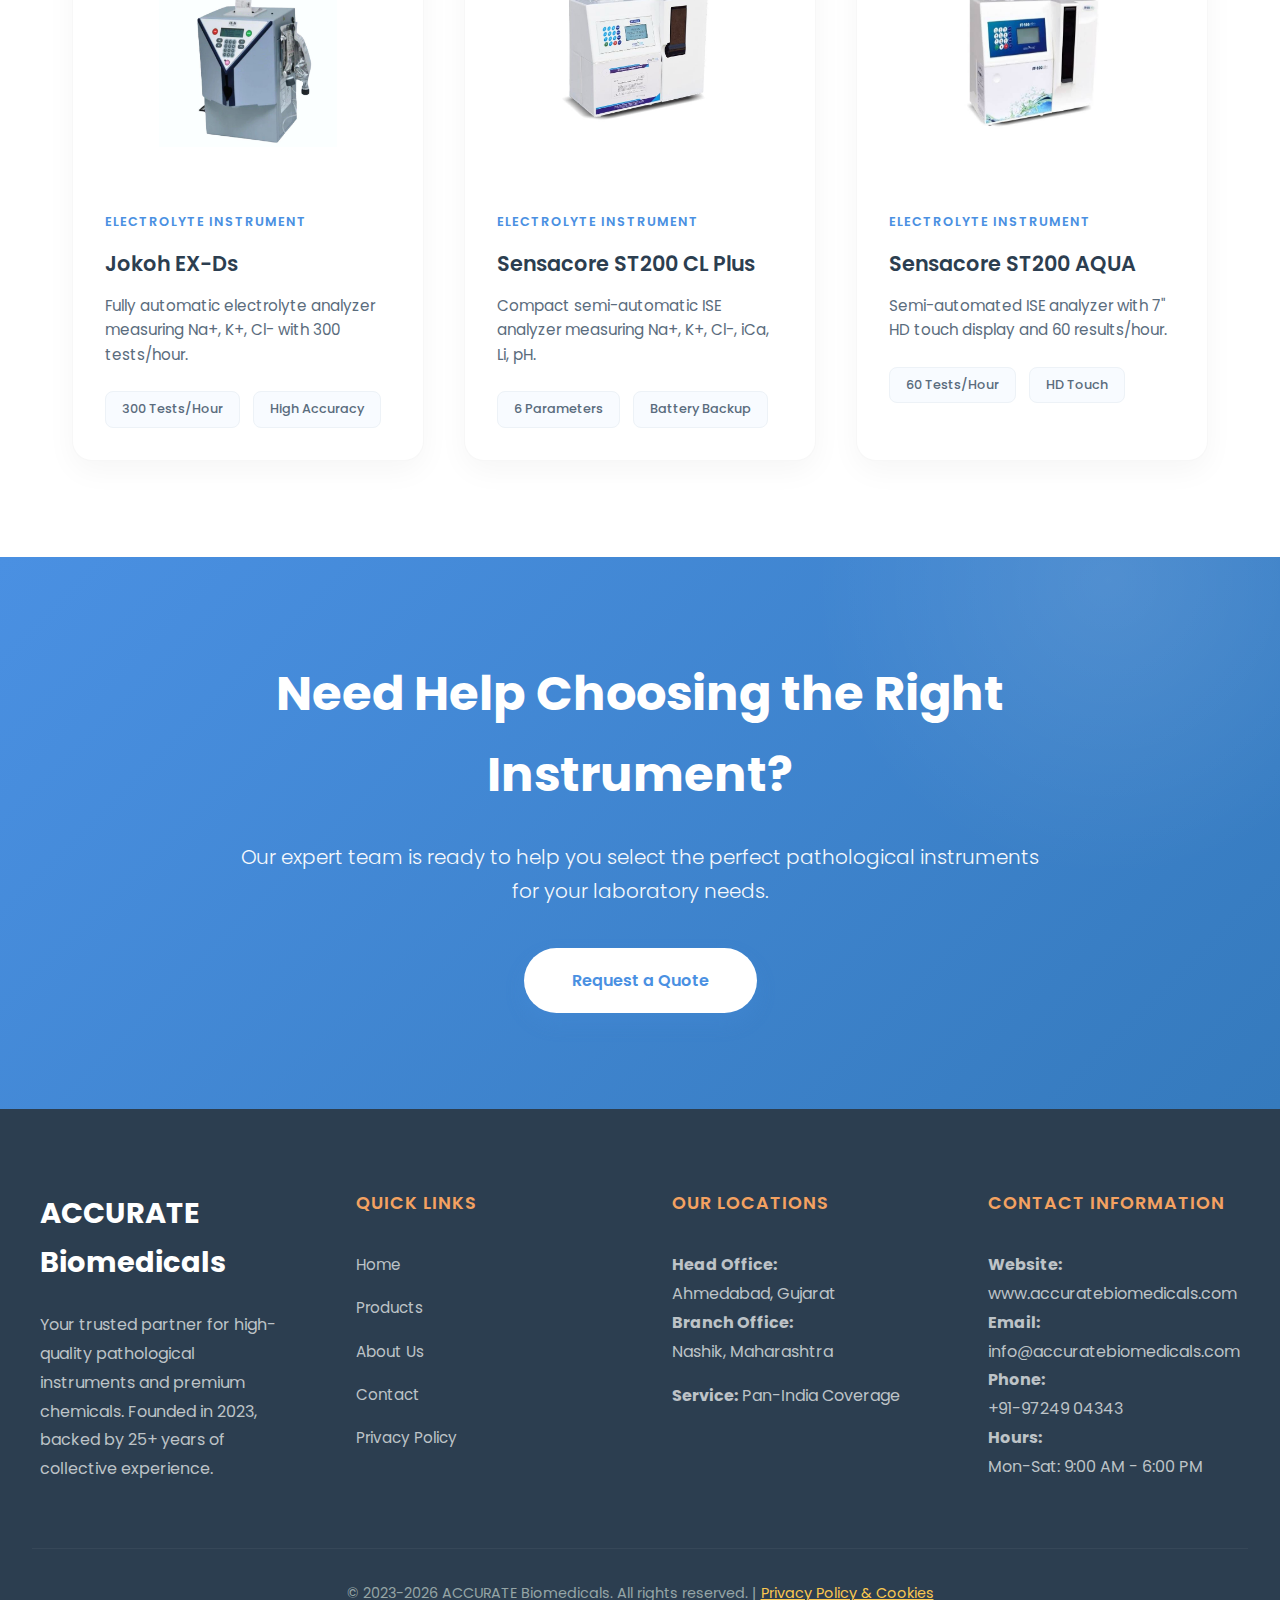
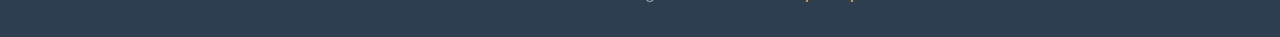
<file: products.html>
<!DOCTYPE html>
<html lang="en">

<head>
    <meta charset="UTF-8">
    <meta name="viewport" content="width=device-width, initial-scale=1.0">
    <title>Our Products - ACCURATE Biomedicals</title>
    <link rel="icon" type="image/png" href="images/logo.png">
    <link rel="stylesheet" href="style.css">
</head>

<body>
    <!-- Top Bar -->
    <div class="top-bar">
        📧 info@accuratebiomedicals.com | 📞 +91-97249 04343 | 🕐 Mon-Sat: 9:00 AM - 6:00 PM
    </div>

    <!-- Header -->
    <header>
        <nav>
            <a href="index.html" class="logo-container">
                <img src="images/logo_header.png" alt="ACCURATE Biomedicals" class="logo-full">
            </a>
            <ul class="nav-links" id="navLinks">
                <li><a href="index.html">Home</a></li>
                <li><a href="products.html" style="color: #5b9bd5;">Products</a></li>
                <li><a href="about.html">About Us</a></li>
                <li><a href="contact.html">Contact</a></li>
            </ul>
            <div class="menu-toggle" id="menuToggle">
                <span></span>
                <span></span>
                <span></span>
            </div>
        </nav>
    </header>

    <!-- Page Header -->
    <section class="page-header">
        <h1>Our Products</h1>
        <p>High-quality pathological instruments for accurate diagnostics and advanced research</p>
    </section>

    <!-- Category Filter -->
    <section style="background: white; padding: 2rem; border-bottom: 1px solid var(--border-color);">
        <div style="max-width: 1200px; margin: 0 auto; display: flex; gap: 1rem; flex-wrap: wrap; justify-content: center;">
            <button class="filter-btn active" data-category="all">All Products</button>
            <button class="filter-btn" data-category="hematology">Hematology</button>
            <button class="filter-btn" data-category="biochemistry">Biochemistry</button>
            <button class="filter-btn" data-category="electrolyte">Electrolyte</button>
        </div>
    </section>

    <!-- Products Section -->
    <section class="products-section">
        <div class="products-grid" id="productsGrid">
            <!-- Product 1: Dynacount 3D Plus -->
            <div class="product-card" onclick="location.href='product-detail.html'" data-category="hematology" style="cursor: pointer;">
                <div class="product-image" style="background: white; padding: 2rem;">
                    <img src="images/Product 1.jpeg" alt="Dynacount 3D Plus" style="width: 100%; height: 100%; object-fit: contain;">
                </div>
                <div class="product-info">
                    <div class="product-category">Hematology Instrument</div>
                    <h3>Dynacount 3D Plus</h3>
                    <p>Fully automated 3-part differential hematology analyzer with 60 samples/hour throughput.</p>
                    <div class="product-features">
                        <span class="product-feature-tag">60 Tests/Hour</span>
                        <span class="product-feature-tag">24 Parameters</span>
                    </div>
                </div>
            </div>

            <!-- Product 2: Dynacount 5D Pro -->
            <div class="product-card" onclick="location.href='product-detail.html'" data-category="hematology" style="cursor: pointer;">
                <div class="product-image" style="background: white; padding: 2rem;">
                    <img src="images/Product 2.jpeg" alt="Dynacount 5D Pro" style="width: 100%; height: 100%; object-fit: contain;">
                </div>
                <div class="product-info">
                    <div class="product-category">Hematology Instrument</div>
                    <h3>Dynacount 5D Pro</h3>
                    <p>Advanced 5-part differential analyzer with flow cytometry and 36 parameters.</p>
                    <div class="product-features">
                        <span class="product-feature-tag">5-Part Diff</span>
                        <span class="product-feature-tag">Flow Cytometry</span>
                    </div>
                </div>
            </div>

            <!-- Product 3: Bios-100 -->
            <div class="product-card" onclick="location.href='product-detail.html'" data-category="biochemistry" style="cursor: pointer;">
                <div class="product-image" style="background: white; padding: 2rem;">
                    <img src="images/Product 3.jpeg" alt="Bios-100" style="width: 100%; height: 100%; object-fit: contain;">
                </div>
                <div class="product-info">
                    <div class="product-category">Biochemistry Instrument</div>
                    <h3>Bios-100</h3>
                    <p>Semi-automated biochemistry analyzer with touch interface and built-in thermal printer.</p>
                    <div class="product-features">
                        <span class="product-feature-tag">8 Filters</span>
                        <span class="product-feature-tag">Built-in Printer</span>
                    </div>
                </div>
            </div>

            <!-- Product 4: Jokoh EX-Ds -->
            <div class="product-card" onclick="location.href='product-detail.html'" data-category="electrolyte" style="cursor: pointer;">
                <div class="product-image" style="background: white; padding: 2rem;">
                    <img src="images/Product 4.jpeg" alt="Jokoh EX-Ds" style="width: 100%; height: 100%; object-fit: contain;">
                </div>
                <div class="product-info">
                    <div class="product-category">Electrolyte Instrument</div>
                    <h3>Jokoh EX-Ds</h3>
                    <p>Fully automatic electrolyte analyzer measuring Na+, K+, Cl- with 300 tests/hour.</p>
                    <div class="product-features">
                        <span class="product-feature-tag">300 Tests/Hour</span>
                        <span class="product-feature-tag">High Accuracy</span>
                    </div>
                </div>
            </div>

            <!-- Product 5: Sensacore ST200 CL Plus -->
            <div class="product-card" onclick="location.href='product-detail.html'" data-category="electrolyte" style="cursor: pointer;">
                <div class="product-image" style="background: white; padding: 2rem;">
                    <img src="images/Product 5.jpeg" alt="Sensacore ST200 CL Plus" style="width: 100%; height: 100%; object-fit: contain;">
                </div>
                <div class="product-info">
                    <div class="product-category">Electrolyte Instrument</div>
                    <h3>Sensacore ST200 CL Plus</h3>
                    <p>Compact semi-automatic ISE analyzer measuring Na+, K+, Cl-, iCa, Li, pH.</p>
                    <div class="product-features">
                        <span class="product-feature-tag">6 Parameters</span>
                        <span class="product-feature-tag">Battery Backup</span>
                    </div>
                </div>
            </div>

            <!-- Product 6: Sensacore ST200 AQUA -->
            <div class="product-card" onclick="location.href='product-detail.html'" data-category="electrolyte" style="cursor: pointer;">
                <div class="product-image" style="background: white; padding: 2rem;">
                    <img src="images/Product 6.jpeg" alt="Sensacore ST200 AQUA" style="width: 100%; height: 100%; object-fit: contain;">
                </div>
                <div class="product-info">
                    <div class="product-category">Electrolyte Instrument</div>
                    <h3>Sensacore ST200 AQUA</h3>
                    <p>Semi-automated ISE analyzer with 7" HD touch display and 60 results/hour.</p>
                    <div class="product-features">
                        <span class="product-feature-tag">60 Tests/Hour</span>
                        <span class="product-feature-tag">HD Touch</span>
                    </div>
                </div>
            </div>
        </div>
    </section>

    <!-- CTA Banner -->
    <section class="cta-banner">
        <div class="cta-banner-content">
            <h2>Need Help Choosing the Right Instrument?</h2>
            <p>Our expert team is ready to help you select the perfect pathological instruments for your laboratory needs.</p>
            <a href="contact.html" class="cta-button">Request a Quote</a>
        </div>
    </section>

    <!-- Footer -->
    <footer>
        <div class="footer-content">
            <div class="footer-section">
                <div class="footer-logo">ACCURATE Biomedicals</div>
                <p>Your trusted partner for high-quality pathological instruments and premium chemicals. Founded in 2023, backed by 25+ years of collective experience.</p>
            </div>
            <div class="footer-section">
                <h3>Quick Links</h3>
                <ul>
                    <li><a href="index.html">Home</a></li>
                    <li><a href="products.html">Products</a></li>
                    <li><a href="about.html">About Us</a></li>
                    <li><a href="contact.html">Contact</a></li>
                    <li><a href="privacy.html">Privacy Policy</a></li>
                </ul>
            </div>
            <div class="footer-section">
                <h3>Our Locations</h3>
                <p><strong>Head Office:</strong><br>Ahmedabad, Gujarat</p>
                <p><strong>Branch Office:</strong><br>Nashik, Maharashtra</p>
                <p style="margin-top: 1rem;"><strong>Service:</strong> Pan-India Coverage</p>
            </div>
            <div class="footer-section">
                <h3>Contact Information</h3>
                <p><strong>Website:</strong><br>www.accuratebiomedicals.com</p>
                <p><strong>Email:</strong><br>info@accuratebiomedicals.com</p>
                <p><strong>Phone:</strong><br>+91-97249 04343</p>
                <p><strong>Hours:</strong><br>Mon-Sat: 9:00 AM - 6:00 PM</p>
            </div>
        </div>
        <div class="footer-bottom">
            <p>&copy; 2023-2026 ACCURATE Biomedicals. All rights reserved. | <a href="privacy.html" style="color: #f9c74f;">Privacy Policy & Cookies</a></p>
        </div>
    </footer>

    <script>
        const menuToggle = document.getElementById('menuToggle');
        const navLinks = document.getElementById('navLinks');

        menuToggle.addEventListener('click', () => {
            navLinks.classList.toggle('active');
            menuToggle.classList.toggle('active');
        });

        navLinks.querySelectorAll('a').forEach(link => {
            link.addEventListener('click', () => {
                navLinks.classList.remove('active');
                menuToggle.classList.remove('active');
            });
        });

        // Category Filter
        const filterBtns = document.querySelectorAll('.filter-btn');
        const productCards = document.querySelectorAll('.product-card');

        filterBtns.forEach(btn => {
            btn.addEventListener('click', () => {
                filterBtns.forEach(b => b.classList.remove('active'));
                btn.classList.add('active');

                const category = btn.dataset.category;

                productCards.forEach(card => {
                    if (category === 'all' || card.dataset.category === category) {
                        card.style.display = 'block';
                    } else {
                        card.style.display = 'none';
                    }
                });
            });
        });
    </script>

    <style>
        .filter-btn {
            padding: 0.8rem 1.8rem;
            background: white;
            border: 2px solid var(--border-color);
            border-radius: 50px;
            color: var(--text-medium);
            font-weight: 600;
            cursor: pointer;
            transition: all 0.3s;
            font-family: inherit;
            font-size: 0.95rem;
        }

        .filter-btn:hover {
            border-color: var(--primary-blue);
            color: var(--primary-blue);
            transform: translateY(-2px);
        }

        .filter-btn.active {
            background: linear-gradient(135deg, var(--primary-blue), var(--primary-blue-light));
            color: white;
            border-color: var(--primary-blue);
        }

        .product-image img {
            transition: transform 0.3s;
        }

        .product-card:hover .product-image img {
            transform: scale(1.05);
        }
    </style>
</body>
</html>
</file>
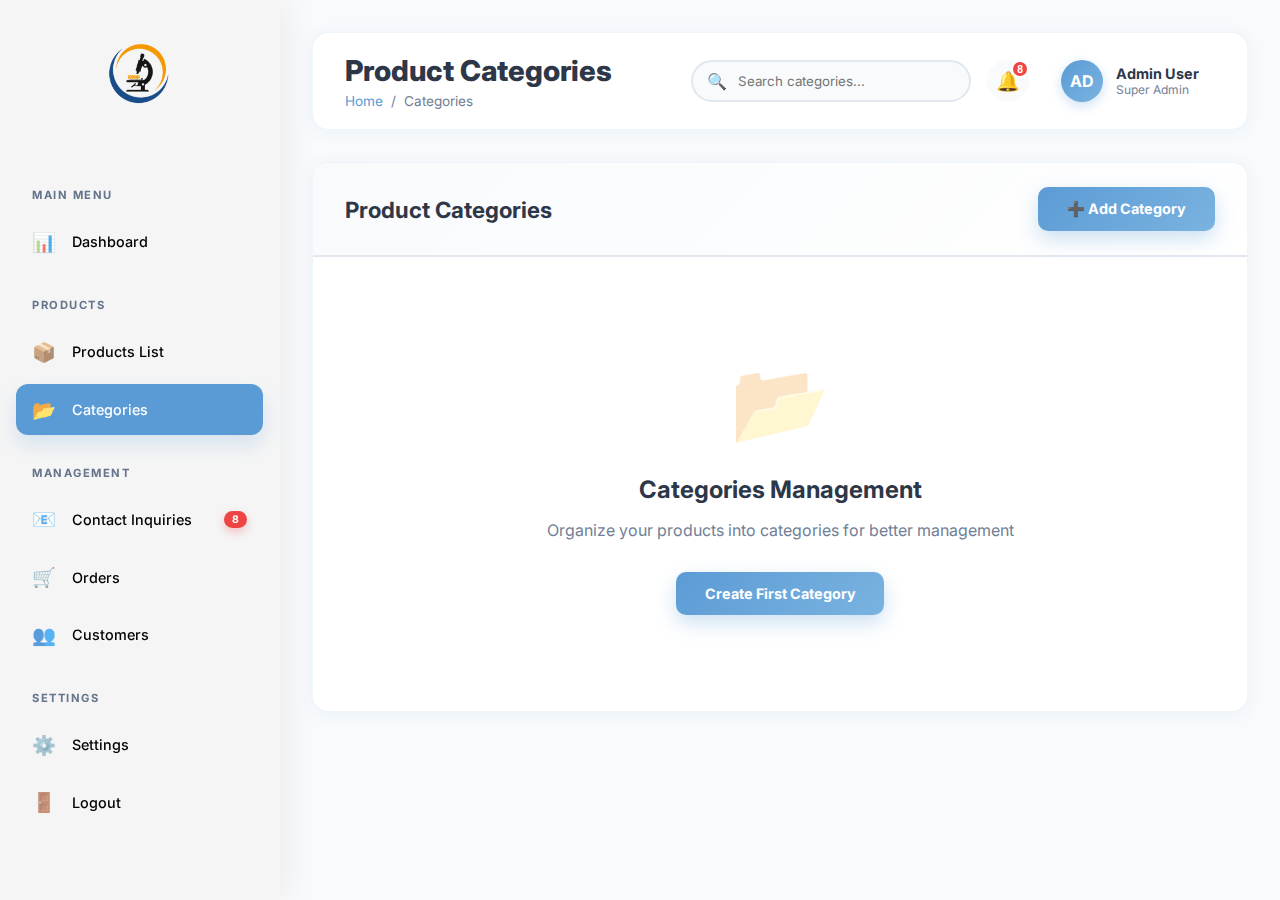
<file: admin/categories.html>
<!DOCTYPE html>
<html lang="en">
<head>
    <meta charset="UTF-8">
    <meta name="viewport" content="width=device-width, initial-scale=1.0">
    <title>Categories - ACCURATE Biomedicals Admin</title>
    <link href="https://fonts.googleapis.com/css2?family=Inter:wght@300;400;500;600;700;800&display=swap" rel="stylesheet">
    <link rel="stylesheet" href="style.css">
</head>
<body>
    <div class="sidebar-overlay" onclick="toggleSidebar()"></div>
    <div class="dashboard-container">
        <!-- Sidebar -->
        <aside class="sidebar">
            <div class="sidebar-header">
                <div class="sidebar-logo">
                    <img src="../logo.png" alt="ACCURATE Biomedicals">
                </div>
            </div>

            <ul class="sidebar-menu">
                <li class="menu-section-title">Main Menu</li>
                <li><a href="index.html"><span class="icon">📊</span> Dashboard</a></li>
                
                <li class="menu-section-title">Products</li>
                <li><a href="products.html"><span class="icon">📦</span> Products List</a></li>
                <li><a href="categories.html" class="active"><span class="icon">📂</span> Categories</a></li>
                
                <li class="menu-section-title">Management</li>
                <li><a href="inquiries.html"><span class="icon">📧</span> Contact Inquiries <span class="menu-badge">8</span></a></li>
                <li><a href="orders.html"><span class="icon">🛒</span> Orders</a></li>
                <li><a href="customers.html"><span class="icon">👥</span> Customers</a></li>
                
                <li class="menu-section-title">Settings</li>
                <li><a href="#"><span class="icon">⚙️</span> Settings</a></li>
                <li><a href="#"><span class="icon">🚪</span> Logout</a></li>
            </ul>
        </aside>

        <!-- Main Content -->
        <main class="main-content">
            <!-- Top Bar -->
            <div class="top-bar">
                <button class="menu-toggle-btn" onclick="toggleSidebar()">☰</button>
                <div class="page-title">
                    <h1>Product Categories</h1>
                    <div class="breadcrumb">
                        <a href="#">Home</a> / <span>Categories</span>
                    </div>
                </div>
                <div class="top-bar-actions">
                    <div class="search-box">
                        <input type="text" placeholder="Search categories...">
                    </div>
                    <button class="notification-btn">
                        🔔
                        <span class="notification-badge">8</span>
                    </button>
                    <div class="user-profile">
                        <div class="user-avatar">AD</div>
                        <div class="user-info">
                            <h4>Admin User</h4>
                            <p>Super Admin</p>
                        </div>
                    </div>
                </div>
            </div>

            <!-- Categories Page -->
            <div class="page-section">
                <div class="content-card">
                    <div class="card-header">
                        <h2>Product Categories</h2>
                        <button class="btn btn-primary">➕ Add Category</button>
                    </div>
                    <div style="padding: 2rem;">
                        <div class="empty-state">
                            <div class="icon">📂</div>
                            <h3>Categories Management</h3>
                            <p>Organize your products into categories for better management</p>
                            <button class="btn btn-primary">Create First Category</button>
                        </div>
                    </div>
                </div>
            </div>
        </main>
    </div>
    <script src="script.js"></script>
</body>
</html>
</file>
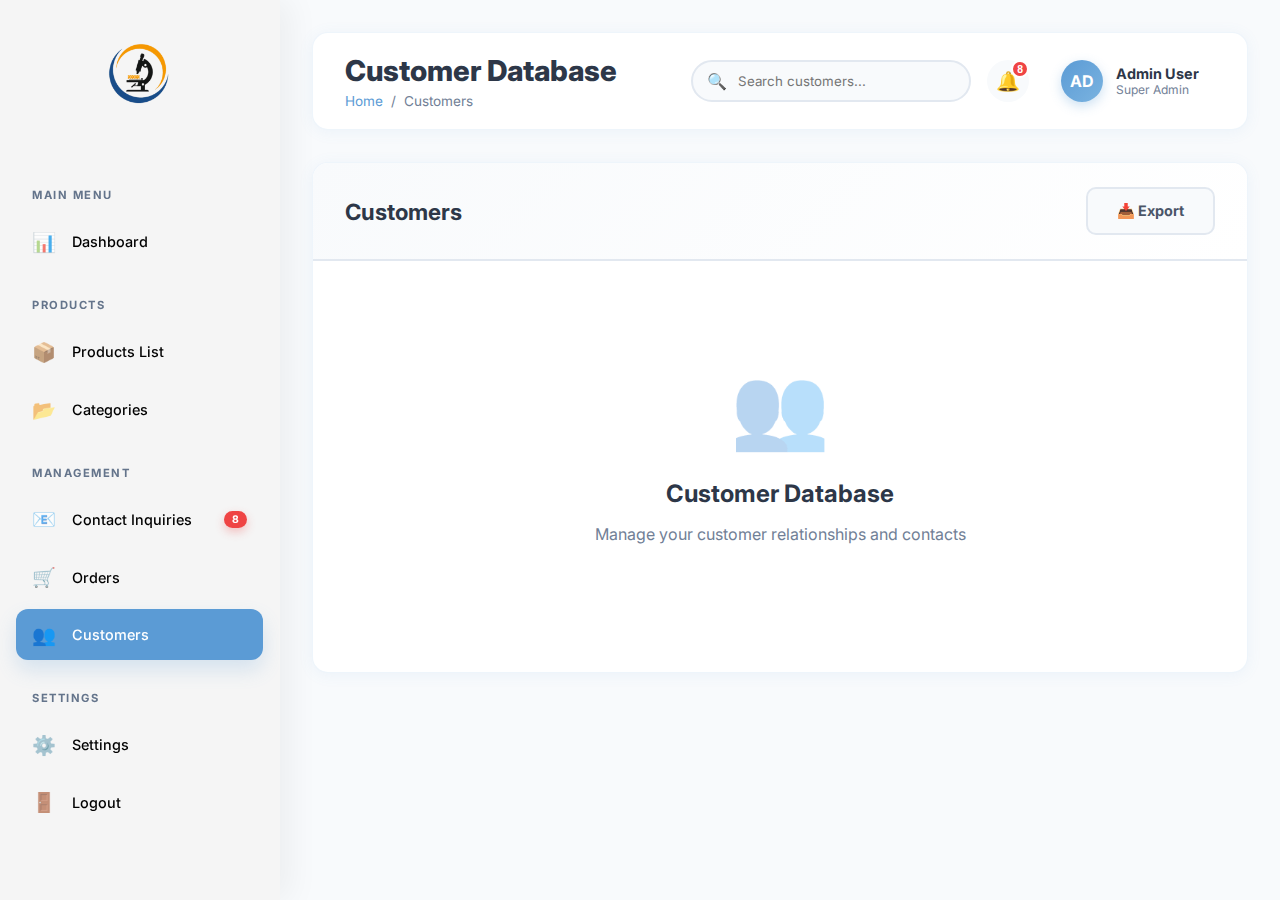
<file: admin/customers.html>
<!DOCTYPE html>
<html lang="en">
<head>
    <meta charset="UTF-8">
    <meta name="viewport" content="width=device-width, initial-scale=1.0">
    <title>Customers - ACCURATE Biomedicals Admin</title>
    <link href="https://fonts.googleapis.com/css2?family=Inter:wght@300;400;500;600;700;800&display=swap" rel="stylesheet">
    <link rel="stylesheet" href="style.css">
</head>
<body>
    <div class="sidebar-overlay" onclick="toggleSidebar()"></div>
    <div class="dashboard-container">
        <!-- Sidebar -->
        <aside class="sidebar">
            <div class="sidebar-header">
                <div class="sidebar-logo">
                    <img src="../logo.png" alt="ACCURATE Biomedicals">
                </div>
            </div>

            <ul class="sidebar-menu">
                <li class="menu-section-title">Main Menu</li>
                <li><a href="index.html"><span class="icon">📊</span> Dashboard</a></li>
                
                <li class="menu-section-title">Products</li>
                <li><a href="products.html"><span class="icon">📦</span> Products List</a></li>
                <li><a href="categories.html"><span class="icon">📂</span> Categories</a></li>
                
                <li class="menu-section-title">Management</li>
                <li><a href="inquiries.html"><span class="icon">📧</span> Contact Inquiries <span class="menu-badge">8</span></a></li>
                <li><a href="orders.html"><span class="icon">🛒</span> Orders</a></li>
                <li><a href="customers.html" class="active"><span class="icon">👥</span> Customers</a></li>
                
                <li class="menu-section-title">Settings</li>
                <li><a href="#"><span class="icon">⚙️</span> Settings</a></li>
                <li><a href="#"><span class="icon">🚪</span> Logout</a></li>
            </ul>
        </aside>

        <!-- Main Content -->
        <main class="main-content">
            <!-- Top Bar -->
            <div class="top-bar">
                <button class="menu-toggle-btn" onclick="toggleSidebar()">☰</button>
                <div class="page-title">
                    <h1>Customer Database</h1>
                    <div class="breadcrumb">
                        <a href="#">Home</a> / <span>Customers</span>
                    </div>
                </div>
                <div class="top-bar-actions">
                    <div class="search-box">
                        <input type="text" placeholder="Search customers...">
                    </div>
                    <button class="notification-btn">
                        🔔
                        <span class="notification-badge">8</span>
                    </button>
                    <div class="user-profile">
                        <div class="user-avatar">AD</div>
                        <div class="user-info">
                            <h4>Admin User</h4>
                            <p>Super Admin</p>
                        </div>
                    </div>
                </div>
            </div>

            <!-- Customers Page -->
            <div class="page-section">
                <div class="content-card">
                    <div class="card-header">
                        <h2>Customers</h2>
                        <button class="btn btn-secondary">📥 Export</button>
                    </div>
                    <div style="padding: 2rem;">
                        <div class="empty-state">
                            <div class="icon">👥</div>
                            <h3>Customer Database</h3>
                            <p>Manage your customer relationships and contacts</p>
                        </div>
                    </div>
                </div>
            </div>
        </main>
    </div>
    <script src="script.js"></script>
</body>
</html>
</file>
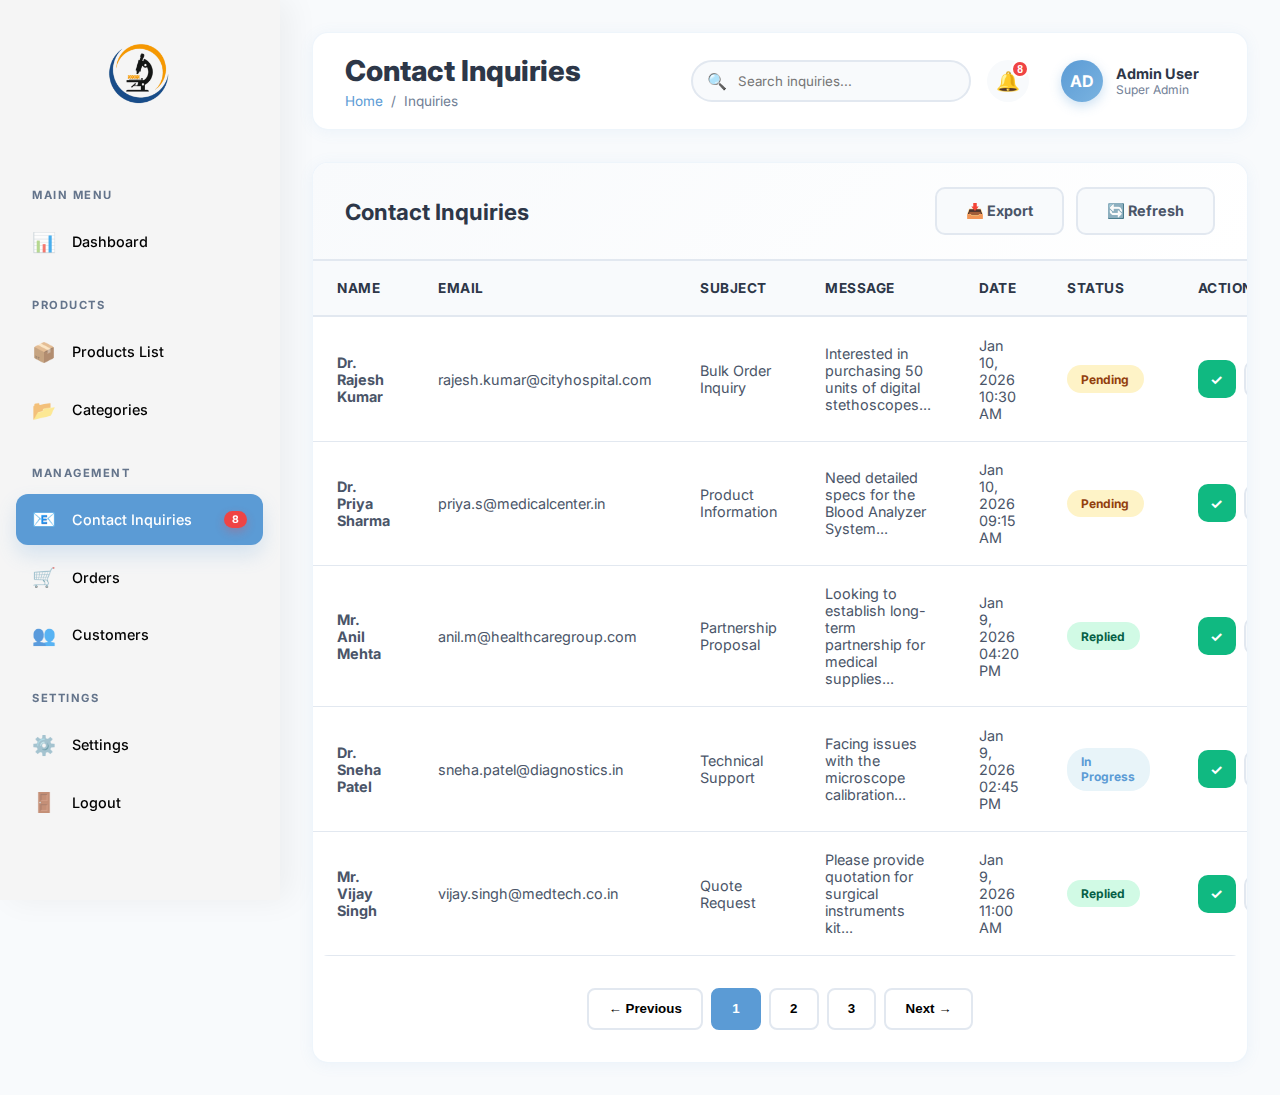
<file: admin/inquiries.html>
<!DOCTYPE html>
<html lang="en">
<head>
    <meta charset="UTF-8">
    <meta name="viewport" content="width=device-width, initial-scale=1.0">
    <title>Inquiries - ACCURATE Biomedicals Admin</title>
    <link href="https://fonts.googleapis.com/css2?family=Inter:wght@300;400;500;600;700;800&display=swap" rel="stylesheet">
    <link rel="stylesheet" href="style.css">
</head>
<body>
    <div class="sidebar-overlay" onclick="toggleSidebar()"></div>
    <div class="dashboard-container">
        <!-- Sidebar -->
        <aside class="sidebar">
            <div class="sidebar-header">
                <div class="sidebar-logo">
                    <img src="../logo.png" alt="ACCURATE Biomedicals">
                </div>
            </div>

            <ul class="sidebar-menu">
                <li class="menu-section-title">Main Menu</li>
                <li><a href="index.html"><span class="icon">📊</span> Dashboard</a></li>
                
                <li class="menu-section-title">Products</li>
                <li><a href="products.html"><span class="icon">📦</span> Products List</a></li>
                <li><a href="categories.html"><span class="icon">📂</span> Categories</a></li>
                
                <li class="menu-section-title">Management</li>
                <li><a href="inquiries.html" class="active"><span class="icon">📧</span> Contact Inquiries <span class="menu-badge">8</span></a></li>
                <li><a href="orders.html"><span class="icon">🛒</span> Orders</a></li>
                <li><a href="customers.html"><span class="icon">👥</span> Customers</a></li>
                
                <li class="menu-section-title">Settings</li>
                <li><a href="#"><span class="icon">⚙️</span> Settings</a></li>
                <li><a href="#"><span class="icon">🚪</span> Logout</a></li>
            </ul>
        </aside>

        <!-- Main Content -->
        <main class="main-content">
            <!-- Top Bar -->
            <div class="top-bar">
                <button class="menu-toggle-btn" onclick="toggleSidebar()">☰</button>
                <div class="page-title">
                    <h1>Contact Inquiries</h1>
                    <div class="breadcrumb">
                        <a href="#">Home</a> / <span>Inquiries</span>
                    </div>
                </div>
                <div class="top-bar-actions">
                    <div class="search-box">
                        <input type="text" placeholder="Search inquiries...">
                    </div>
                    <button class="notification-btn">
                        🔔
                        <span class="notification-badge">8</span>
                    </button>
                    <div class="user-profile">
                        <div class="user-avatar">AD</div>
                        <div class="user-info">
                            <h4>Admin User</h4>
                            <p>Super Admin</p>
                        </div>
                    </div>
                </div>
            </div>

            <!-- Contact Inquiries Page -->
            <div class="page-section">
                <div class="content-card">
                    <div class="card-header">
                        <h2>Contact Inquiries</h2>
                        <div class="card-actions">
                            <button class="btn btn-secondary">📥 Export</button>
                            <button class="btn btn-secondary">🔄 Refresh</button>
                        </div>
                    </div>
                    <div class="table-responsive">
                        <table class="data-table">
                        <thead>
                            <tr>
                                <th>Name</th>
                                <th>Email</th>
                                <th>Subject</th>
                                <th>Message</th>
                                <th>Date</th>
                                <th>Status</th>
                                <th>Actions</th>
                            </tr>
                        </thead>
                        <tbody>
                            <tr>
                                <td data-label="Name"><strong>Dr. Rajesh Kumar</strong></td>
                                <td data-label="Email">rajesh.kumar@cityhospital.com</td>
                                <td data-label="Subject">Bulk Order Inquiry</td>
                                <td data-label="Message">Interested in purchasing 50 units of digital stethoscopes...</td>
                                <td data-label="Date">Jan 10, 2026 10:30 AM</td>
                                <td data-label="Status"><span class="badge badge-warning">Pending</span></td>
                                <td data-label="Actions">
                                    <div class="action-btns">
                                        <button class="btn btn-icon btn-success" title="Mark as Read">✓</button>
                                        <button class="btn btn-icon btn-secondary" title="Reply">↩️</button>
                                        <button class="btn btn-icon btn-danger" title="Delete">🗑️</button>
                                    </div>
                                </td>
                            </tr>
                            <tr>
                                <td data-label="Name"><strong>Dr. Priya Sharma</strong></td>
                                <td data-label="Email">priya.s@medicalcenter.in</td>
                                <td data-label="Subject">Product Information</td>
                                <td data-label="Message">Need detailed specs for the Blood Analyzer System...</td>
                                <td data-label="Date">Jan 10, 2026 09:15 AM</td>
                                <td data-label="Status"><span class="badge badge-warning">Pending</span></td>
                                <td data-label="Actions">
                                    <div class="action-btns">
                                        <button class="btn btn-icon btn-success" title="Mark as Read">✓</button>
                                        <button class="btn btn-icon btn-secondary" title="Reply">↩️</button>
                                        <button class="btn btn-icon btn-danger" title="Delete">🗑️</button>
                                    </div>
                                </td>
                            </tr>
                            <tr>
                                <td data-label="Name"><strong>Mr. Anil Mehta</strong></td>
                                <td data-label="Email">anil.m@healthcaregroup.com</td>
                                <td data-label="Subject">Partnership Proposal</td>
                                <td data-label="Message">Looking to establish long-term partnership for medical supplies...</td>
                                <td data-label="Date">Jan 9, 2026 04:20 PM</td>
                                <td data-label="Status"><span class="badge badge-success">Replied</span></td>
                                <td data-label="Actions">
                                    <div class="action-btns">
                                        <button class="btn btn-icon btn-success" title="Mark as Read">✓</button>
                                        <button class="btn btn-icon btn-secondary" title="Reply">↩️</button>
                                        <button class="btn btn-icon btn-danger" title="Delete">🗑️</button>
                                    </div>
                                </td>
                            </tr>
                            <tr>
                                <td data-label="Name"><strong>Dr. Sneha Patel</strong></td>
                                <td data-label="Email">sneha.patel@diagnostics.in</td>
                                <td data-label="Subject">Technical Support</td>
                                <td data-label="Message">Facing issues with the microscope calibration...</td>
                                <td data-label="Date">Jan 9, 2026 02:45 PM</td>
                                <td data-label="Status"><span class="badge badge-info">In Progress</span></td>
                                <td data-label="Actions">
                                    <div class="action-btns">
                                        <button class="btn btn-icon btn-success" title="Mark as Read">✓</button>
                                        <button class="btn btn-icon btn-secondary" title="Reply">↩️</button>
                                        <button class="btn btn-icon btn-danger" title="Delete">🗑️</button>
                                    </div>
                                </td>
                            </tr>
                            <tr>
                                <td data-label="Name"><strong>Mr. Vijay Singh</strong></td>
                                <td data-label="Email">vijay.singh@medtech.co.in</td>
                                <td data-label="Subject">Quote Request</td>
                                <td data-label="Message">Please provide quotation for surgical instruments kit...</td>
                                <td data-label="Date">Jan 9, 2026 11:00 AM</td>
                                <td data-label="Status"><span class="badge badge-success">Replied</span></td>
                                <td data-label="Actions">
                                    <div class="action-btns">
                                        <button class="btn btn-icon btn-success" title="Mark as Read">✓</button>
                                        <button class="btn btn-icon btn-secondary" title="Reply">↩️</button>
                                        <button class="btn btn-icon btn-danger" title="Delete">🗑️</button>
                                    </div>
                                </td>
                            </tr>
                        </tbody>
                    </table>
                </div>
                    <div class="pagination">
                        <button>← Previous</button>
                        <button class="active">1</button>
                        <button>2</button>
                        <button>3</button>
                        <button>Next →</button>
                    </div>
                </div>
            </div>
        </main>
    </div>
    <script src="script.js"></script>
</body>
</html>
</file>
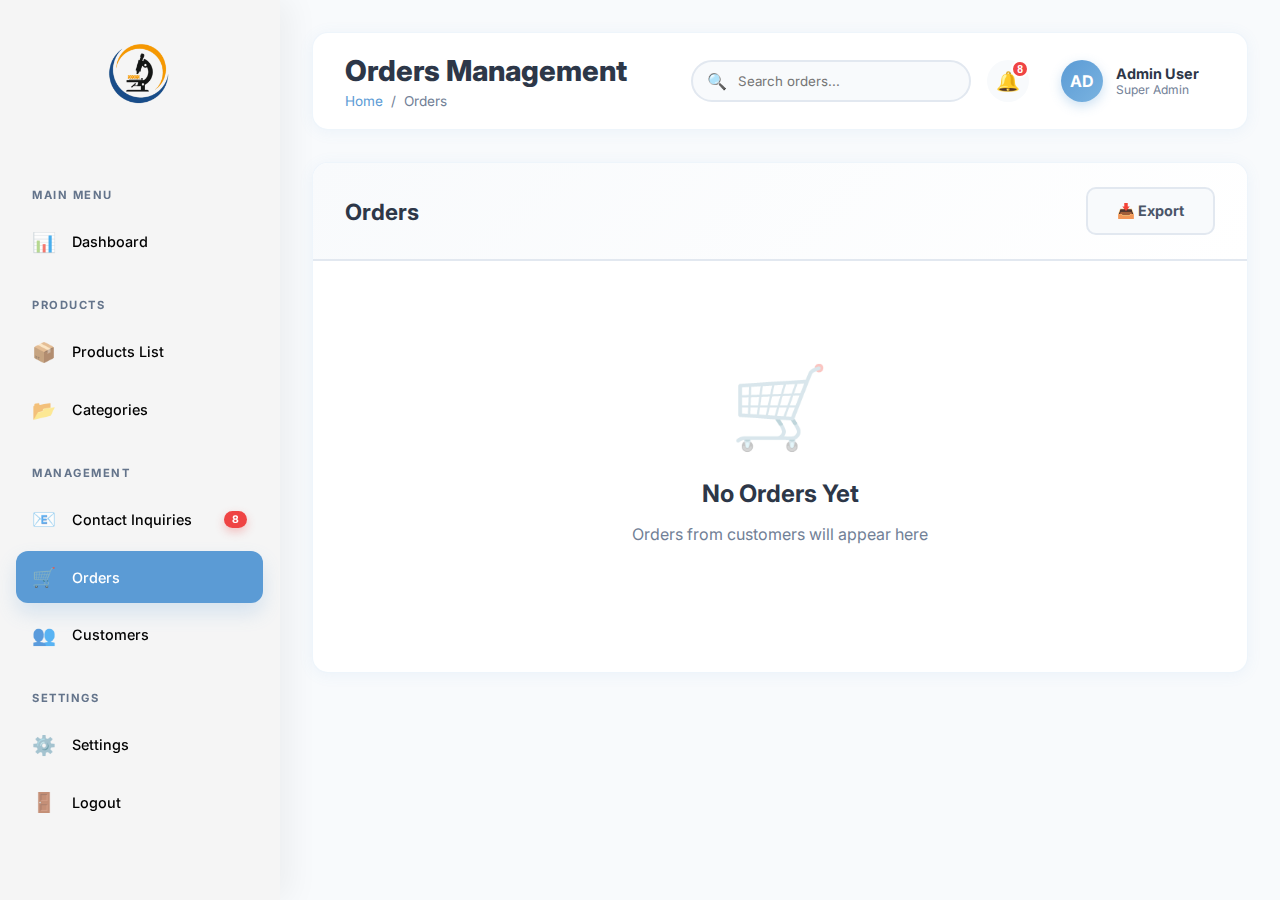
<file: admin/orders.html>
<!DOCTYPE html>
<html lang="en">
<head>
    <meta charset="UTF-8">
    <meta name="viewport" content="width=device-width, initial-scale=1.0">
    <title>Orders - ACCURATE Biomedicals Admin</title>
    <link href="https://fonts.googleapis.com/css2?family=Inter:wght@300;400;500;600;700;800&display=swap" rel="stylesheet">
    <link rel="stylesheet" href="style.css">
</head>
<body>
    <div class="sidebar-overlay" onclick="toggleSidebar()"></div>
    <div class="dashboard-container">
        <!-- Sidebar -->
        <aside class="sidebar">
            <div class="sidebar-header">
                <div class="sidebar-logo">
                    <img src="../logo.png" alt="ACCURATE Biomedicals">
                </div>
            </div>

            <ul class="sidebar-menu">
                <li class="menu-section-title">Main Menu</li>
                <li><a href="index.html"><span class="icon">📊</span> Dashboard</a></li>
                
                <li class="menu-section-title">Products</li>
                <li><a href="products.html"><span class="icon">📦</span> Products List</a></li>
                <li><a href="categories.html"><span class="icon">📂</span> Categories</a></li>
                
                <li class="menu-section-title">Management</li>
                <li><a href="inquiries.html"><span class="icon">📧</span> Contact Inquiries <span class="menu-badge">8</span></a></li>
                <li><a href="orders.html" class="active"><span class="icon">🛒</span> Orders</a></li>
                <li><a href="customers.html"><span class="icon">👥</span> Customers</a></li>
                
                <li class="menu-section-title">Settings</li>
                <li><a href="#"><span class="icon">⚙️</span> Settings</a></li>
                <li><a href="#"><span class="icon">🚪</span> Logout</a></li>
            </ul>
        </aside>

        <!-- Main Content -->
        <main class="main-content">
            <!-- Top Bar -->
            <div class="top-bar">
                <button class="menu-toggle-btn" onclick="toggleSidebar()">☰</button>
                <div class="page-title">
                    <h1>Orders Management</h1>
                    <div class="breadcrumb">
                        <a href="#">Home</a> / <span>Orders</span>
                    </div>
                </div>
                <div class="top-bar-actions">
                    <div class="search-box">
                        <input type="text" placeholder="Search orders...">
                    </div>
                    <button class="notification-btn">
                        🔔
                        <span class="notification-badge">8</span>
                    </button>
                    <div class="user-profile">
                        <div class="user-avatar">AD</div>
                        <div class="user-info">
                            <h4>Admin User</h4>
                            <p>Super Admin</p>
                        </div>
                    </div>
                </div>
            </div>

            <!-- Orders Page -->
            <div class="page-section">
                <div class="content-card">
                    <div class="card-header">
                        <h2>Orders</h2>
                        <button class="btn btn-secondary">📥 Export</button>
                    </div>
                    <div style="padding: 2rem;">
                        <div class="empty-state">
                            <div class="icon">🛒</div>
                            <h3>No Orders Yet</h3>
                            <p>Orders from customers will appear here</p>
                        </div>
                    </div>
                </div>
            </div>
        </main>
    </div>
    <script src="script.js"></script>
</body>
</html>
</file>
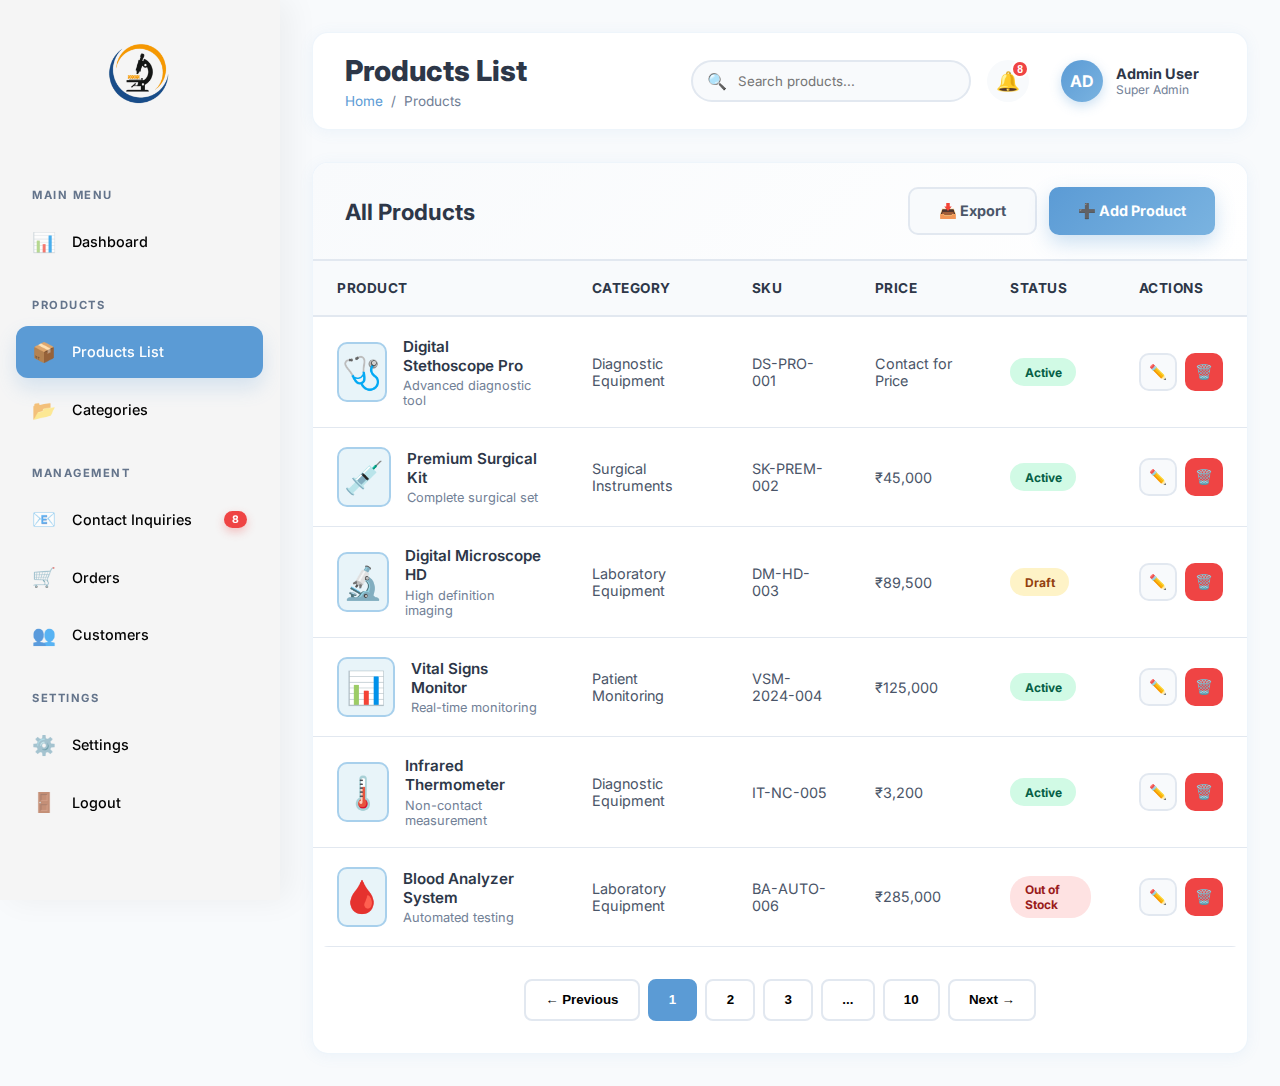
<file: admin/products.html>
<!DOCTYPE html>
<html lang="en">
<head>
    <meta charset="UTF-8">
    <meta name="viewport" content="width=device-width, initial-scale=1.0">
    <title>Products - ACCURATE Biomedicals Admin</title>
    <link href="https://fonts.googleapis.com/css2?family=Inter:wght@300;400;500;600;700;800&display=swap" rel="stylesheet">
    <link rel="stylesheet" href="style.css">
</head>
<body>
    <div class="sidebar-overlay" onclick="toggleSidebar()"></div>
    <div class="dashboard-container">
        <!-- Sidebar -->
        <aside class="sidebar">
            <div class="sidebar-header">
                <div class="sidebar-logo">
                    <img src="../logo.png" alt="ACCURATE Biomedicals">
                </div>
            </div>

            <ul class="sidebar-menu">
                <li class="menu-section-title">Main Menu</li>
                <li><a href="index.html"><span class="icon">📊</span> Dashboard</a></li>
                
                <li class="menu-section-title">Products</li>
                <li><a href="products.html" class="active"><span class="icon">📦</span> Products List</a></li>
                <li><a href="categories.html"><span class="icon">📂</span> Categories</a></li>
                
                <li class="menu-section-title">Management</li>
                <li><a href="inquiries.html"><span class="icon">📧</span> Contact Inquiries <span class="menu-badge">8</span></a></li>
                <li><a href="orders.html"><span class="icon">🛒</span> Orders</a></li>
                <li><a href="customers.html"><span class="icon">👥</span> Customers</a></li>
                
                <li class="menu-section-title">Settings</li>
                <li><a href="#"><span class="icon">⚙️</span> Settings</a></li>
                <li><a href="#"><span class="icon">🚪</span> Logout</a></li>
            </ul>
        </aside>

        <!-- Main Content -->
        <main class="main-content">
            <!-- Top Bar -->
            <div class="top-bar">
                <button class="menu-toggle-btn" onclick="toggleSidebar()">☰</button>
                <div class="page-title">
                    <h1>Products List</h1>
                    <div class="breadcrumb">
                        <a href="#">Home</a> / <span>Products</span>
                    </div>
                </div>
                <div class="top-bar-actions">
                    <div class="search-box">
                        <input type="text" placeholder="Search products...">
                    </div>
                    <button class="notification-btn">
                        🔔
                        <span class="notification-badge">8</span>
                    </button>
                    <div class="user-profile">
                        <div class="user-avatar">AD</div>
                        <div class="user-info">
                            <h4>Admin User</h4>
                            <p>Super Admin</p>
                        </div>
                    </div>
                </div>
            </div>

            <!-- Products List Page -->
            <div class="page-section">
                <div class="content-card">
                    <div class="card-header">
                        <h2>All Products</h2>
                        <div class="card-actions">
                            <button class="btn btn-secondary">📥 Export</button>
                            <button class="btn btn-primary" onclick="openAddProductModal()">➕ Add Product</button>
                        </div>
                    </div>
                    <div class="table-responsive">
                        <table class="data-table">
                        <thead>
                            <tr>
                                <th>Product</th>
                                <th>Category</th>
                                <th>SKU</th>
                                <th>Price</th>
                                <th>Status</th>
                                <th>Actions</th>
                            </tr>
                        </thead>
                        <tbody>
                            <tr>
                                <td data-label="Product">
                                    <div class="product-cell">
                                        <div class="product-image">🩺</div>
                                        <div class="product-info">
                                            <h4>Digital Stethoscope Pro</h4>
                                            <p>Advanced diagnostic tool</p>
                                        </div>
                                    </div>
                                </td>
                                <td data-label="Category">Diagnostic Equipment</td>
                                <td data-label="SKU">DS-PRO-001</td>
                                <td data-label="Price">Contact for Price</td>
                                <td data-label="Status"><span class="badge badge-success">Active</span></td>
                                <td data-label="Actions">
                                    <div class="action-btns">
                                        <button class="btn btn-icon btn-secondary" onclick="openEditProductModal()" title="Edit">✏️</button>
                                        <button class="btn btn-icon btn-danger" title="Delete">🗑️</button>
                                    </div>
                                </td>
                            </tr>
                            <tr>
                                <td data-label="Product">
                                    <div class="product-cell">
                                        <div class="product-image">💉</div>
                                        <div class="product-info">
                                            <h4>Premium Surgical Kit</h4>
                                            <p>Complete surgical set</p>
                                        </div>
                                    </div>
                                </td>
                                <td data-label="Category">Surgical Instruments</td>
                                <td data-label="SKU">SK-PREM-002</td>
                                <td data-label="Price">₹45,000</td>
                                <td data-label="Status"><span class="badge badge-success">Active</span></td>
                                <td data-label="Actions">
                                    <div class="action-btns">
                                        <button class="btn btn-icon btn-secondary" onclick="openEditProductModal()" title="Edit">✏️</button>
                                        <button class="btn btn-icon btn-danger" title="Delete">🗑️</button>
                                    </div>
                                </td>
                            </tr>
                            <tr>
                                <td data-label="Product">
                                    <div class="product-cell">
                                        <div class="product-image">🔬</div>
                                        <div class="product-info">
                                            <h4>Digital Microscope HD</h4>
                                            <p>High definition imaging</p>
                                        </div>
                                    </div>
                                </td>
                                <td data-label="Category">Laboratory Equipment</td>
                                <td data-label="SKU">DM-HD-003</td>
                                <td data-label="Price">₹89,500</td>
                                <td data-label="Status"><span class="badge badge-warning">Draft</span></td>
                                <td data-label="Actions">
                                    <div class="action-btns">
                                        <button class="btn btn-icon btn-secondary" onclick="openEditProductModal()" title="Edit">✏️</button>
                                        <button class="btn btn-icon btn-danger" title="Delete">🗑️</button>
                                    </div>
                                </td>
                            </tr>
                            <tr>
                                <td data-label="Product">
                                    <div class="product-cell">
                                        <div class="product-image">📊</div>
                                        <div class="product-info">
                                            <h4>Vital Signs Monitor</h4>
                                            <p>Real-time monitoring</p>
                                        </div>
                                    </div>
                                </td>
                                <td data-label="Category">Patient Monitoring</td>
                                <td data-label="SKU">VSM-2024-004</td>
                                <td data-label="Price">₹125,000</td>
                                <td data-label="Status"><span class="badge badge-success">Active</span></td>
                                <td data-label="Actions">
                                    <div class="action-btns">
                                        <button class="btn btn-icon btn-secondary" onclick="openEditProductModal()" title="Edit">✏️</button>
                                        <button class="btn btn-icon btn-danger" title="Delete">🗑️</button>
                                    </div>
                                </td>
                            </tr>
                            <tr>
                                <td data-label="Product">
                                    <div class="product-cell">
                                        <div class="product-image">🌡️</div>
                                        <div class="product-info">
                                            <h4>Infrared Thermometer</h4>
                                            <p>Non-contact measurement</p>
                                        </div>
                                    </div>
                                </td>
                                <td data-label="Category">Diagnostic Equipment</td>
                                <td data-label="SKU">IT-NC-005</td>
                                <td data-label="Price">₹3,200</td>
                                <td data-label="Status"><span class="badge badge-success">Active</span></td>
                                <td data-label="Actions">
                                    <div class="action-btns">
                                        <button class="btn btn-icon btn-secondary" onclick="openEditProductModal()" title="Edit">✏️</button>
                                        <button class="btn btn-icon btn-danger" title="Delete">🗑️</button>
                                    </div>
                                </td>
                            </tr>
                            <tr>
                                <td data-label="Product">
                                    <div class="product-cell">
                                        <div class="product-image">🩸</div>
                                        <div class="product-info">
                                            <h4>Blood Analyzer System</h4>
                                            <p>Automated testing</p>
                                        </div>
                                    </div>
                                </td>
                                <td data-label="Category">Laboratory Equipment</td>
                                <td data-label="SKU">BA-AUTO-006</td>
                                <td data-label="Price">₹285,000</td>
                                <td data-label="Status"><span class="badge badge-danger">Out of Stock</span></td>
                                <td data-label="Actions">
                                    <div class="action-btns">
                                        <button class="btn btn-icon btn-secondary" onclick="openEditProductModal()" title="Edit">✏️</button>
                                        <button class="btn btn-icon btn-danger" title="Delete">🗑️</button>
                                    </div>
                                </td>
                            </tr>
                        </tbody>
                    </table>
                </div>
                    <div class="pagination">
                        <button>← Previous</button>
                        <button class="active">1</button>
                        <button>2</button>
                        <button>3</button>
                        <button>...</button>
                        <button>10</button>
                        <button>Next →</button>
                    </div>
                </div>
            </div>
        </main>
    </div>

    <!-- Add Product Modal -->
    <div id="addProductModal" class="modal">
        <div class="modal-content">
            <div class="modal-header">
                <h2>Add New Product</h2>
                <button class="close-modal" onclick="closeAddProductModal()">×</button>
            </div>
            <div class="modal-body">
                <form id="addProductForm">
                    <div class="form-grid">
                        <div class="form-group">
                            <label>Product Name <span class="required">*</span></label>
                            <input type="text" placeholder="e.g., Digital Stethoscope Pro" required>
                        </div>
                        <div class="form-group">
                            <label>Product Code/SKU <span class="required">*</span></label>
                            <input type="text" placeholder="e.g., DS-PRO-001" required>
                        </div>
                        <div class="form-group">
                            <label>Category <span class="required">*</span></label>
                            <select required>
                                <option value="">Select Category</option>
                                <option>Diagnostic Equipment</option>
                                <option>Surgical Instruments</option>
                                <option>Laboratory Equipment</option>
                                <option>Patient Monitoring</option>
                                <option>Medical Consumables</option>
                            </select>
                        </div>
                        <div class="form-group">
                            <label>Price</label>
                            <input type="text" placeholder="Contact for Pricing / ₹0,000">
                        </div>
                        <div class="form-group">
                            <label>Stock Status <span class="required">*</span></label>
                            <select required>
                                <option value="">Select Status</option>
                                <option>In Stock</option>
                                <option>Out of Stock</option>
                                <option>Pre-Order</option>
                            </select>
                        </div>
                        <div class="form-group">
                            <label>Manufacturer</label>
                            <input type="text" placeholder="e.g., MedTech Solutions">
                        </div>
                        <div class="form-group full-width">
                            <label>Short Description <span class="required">*</span></label>
                            <textarea placeholder="Brief overview of the product (displayed on product cards)" required></textarea>
                        </div>
                        <div class="form-group full-width">
                            <label>Detailed Description</label>
                            <textarea placeholder="Complete product details, specifications, and features" rows="4"></textarea>
                        </div>
                        <div class="form-group full-width">
                            <label>Features/Tags</label>
                            <div class="tag-container" id="tagContainer">
                                <input type="text" class="tag-input" placeholder="Type and press Enter..." id="tagInput">
                            </div>
                            <small style="color: var(--text-light); margin-top: 0.5rem; display: block;">e.g., Bluetooth, Recording, High Accuracy</small>
                        </div>
                        <div class="form-group full-width">
                            <label>Product Images</label>
                            <div class="image-upload-area" onclick="document.getElementById('imageInput').click()">
                                <div class="icon">📷</div>
                                <p style="color: var(--text-medium); font-weight: 600; margin-bottom: 0.5rem;">Click to upload images</p>
                                <p style="color: var(--text-light); font-size: 0.85rem;">PNG, JPG up to 10MB</p>
                            </div>
                            <input type="file" id="imageInput" multiple accept="image/*" style="display: none;">
                        </div>
                    </div>
                </form>
            </div>
            <div class="modal-footer">
                <button class="btn btn-secondary" onclick="closeAddProductModal()">Cancel</button>
                <button class="btn btn-secondary">Save as Draft</button>
                <button class="btn btn-primary" onclick="submitProduct()">Save Product</button>
            </div>
        </div>
    </div>

    <!-- Edit Product Modal -->
    <div id="editProductModal" class="modal">
        <div class="modal-content">
            <div class="modal-header">
                <h2>Edit Product</h2>
                <button class="close-modal" onclick="closeEditProductModal()">×</button>
            </div>
            <div class="modal-body">
                <form id="editProductForm">
                    <div class="form-grid">
                        <div class="form-group">
                            <label>Product Name <span class="required">*</span></label>
                            <input type="text" value="Digital Stethoscope Pro" required>
                        </div>
                        <div class="form-group">
                            <label>Product Code/SKU <span class="required">*</span></label>
                            <input type="text" value="DS-PRO-001" required>
                        </div>
                        <div class="form-group">
                            <label>Category <span class="required">*</span></label>
                            <select required>
                                <option>Diagnostic Equipment</option>
                                <option>Surgical Instruments</option>
                                <option>Laboratory Equipment</option>
                                <option>Patient Monitoring</option>
                                <option>Medical Consumables</option>
                            </select>
                        </div>
                        <div class="form-group">
                            <label>Price</label>
                            <input type="text" value="Contact for Pricing">
                        </div>
                        <div class="form-group">
                            <label>Stock Status <span class="required">*</span></label>
                            <select required>
                                <option selected>In Stock</option>
                                <option>Out of Stock</option>
                                <option>Pre-Order</option>
                            </select>
                        </div>
                        <div class="form-group">
                            <label>Manufacturer</label>
                            <input type="text" value="MedTech Solutions">
                        </div>
                        <div class="form-group full-width">
                            <label>Short Description <span class="required">*</span></label>
                            <textarea required>Advanced digital stethoscope with noise cancellation and recording capabilities for precise auscultation.</textarea>
                        </div>
                        <div class="form-group full-width">
                            <label>Detailed Description</label>
                            <textarea rows="4">The Digital Stethoscope Pro is a state-of-the-art diagnostic tool designed for healthcare professionals who demand the highest precision. Featuring active noise cancellation and high-fidelity sound amplification.</textarea>
                        </div>
                        <div class="form-group full-width">
                            <label>Features/Tags</label>
                            <div class="tag-container">
                                <span class="tag">Bluetooth <span class="remove-tag" onclick="this.parentElement.remove()">×</span></span>
                                <span class="tag">Recording <span class="remove-tag" onclick="this.parentElement.remove()">×</span></span>
                                <input type="text" class="tag-input" placeholder="Add more tags...">
                            </div>
                        </div>
                    </div>
                </form>
            </div>
            <div class="modal-footer">
                <button class="btn btn-secondary" onclick="closeEditProductModal()">Cancel</button>
                <button class="btn btn-danger">Delete Product</button>
                <button class="btn btn-primary" onclick="updateProduct()">Update Product</button>
            </div>
        </div>
    </div>

    <script src="script.js"></script>
</body>
</html>
</file>
<file: style.css>
@import url('https://fonts.googleapis.com/css2?family=Poppins:wght@300;400;500;600;700&display=swap');

* {
    margin: 0;
    padding: 0;
    box-sizing: border-box;
}

body {
    font-family: 'Poppins', 'Segoe UI', Tahoma, Geneva, Verdana, sans-serif;
    background-color: #ffffff;
    color: #2c3e50;
    line-height: 1.7;
    overflow-x: hidden;
}

/* Animations */
@keyframes fadeInUp {
    from {
        opacity: 0;
        transform: translateY(20px);
    }
    to {
        opacity: 1;
        transform: translateY(0);
    }
}

.hero-text, .service-card, .product-card, .testimonial-card {
    animation: fadeInUp 0.8s ease-out forwards;
}

/* Header Styles */
header {
    background-color: rgba(255, 255, 255, 0.95);
    backdrop-filter: blur(10px);
    box-shadow: 0 4px 20px rgba(0,0,0,0.03);
    position: sticky;
    top: 0;
    z-index: 1000;
    transition: all 0.3s ease;
}

.top-bar {
    background: linear-gradient(135deg, #e8f4f8 0%, #f0f8ff 100%);
    padding: 0.5rem 1rem;
    font-size: 0.8rem;
    color: #5a6c7d;
    text-align: center;
    font-weight: 500;
}

.top-bar a {
    color: #4a90e2;
    text-decoration: none;
    margin: 0 0.5rem;
    font-weight: 600;
    white-space: nowrap;
}

nav {
    max-width: 1200px;
    margin: 0 auto;
    display: flex;
    justify-content: space-between;
    align-items: center;
    padding: 1rem 2rem;
}

.logo-container {
    display: flex;
    align-items: center;
    gap: 1rem;
    z-index: 1001;
}

.logo-icon {
    width: 45px;
    height: 45px;
    background: linear-gradient(135deg, #4a90e2, #5da8f5);
    border-radius: 12px;
    display: flex;
    align-items: center;
    justify-content: center;
    font-size: 1.4rem;
    color: white;
    box-shadow: 0 4px 10px rgba(74, 144, 226, 0.3);
}

.logo-text {
    display: flex;
    flex-direction: column;
}

.logo-main {
    font-size: 1.5rem;
    font-weight: 700;
    color: #2c3e50;
    line-height: 1;
}

.logo-sub {
    font-size: 0.7rem;
    color: #f4a261;
    letter-spacing: 3px;
    font-weight: 600;
    margin-top: 2px;
}

.nav-links {
    display: flex;
    list-style: none;
    gap: 2.5rem;
}

.nav-links a {
    text-decoration: none;
    color: #5a6c7d;
    font-weight: 500;
    font-size: 0.95rem;
    transition: color 0.3s;
    position: relative;
}

.nav-links a::after {
    content: '';
    position: absolute;
    bottom: -5px;
    left: 0;
    width: 0;
    height: 2px;
    background: linear-gradient(90deg, #4a90e2, #5da8f5);
    transition: width 0.3s;
    border-radius: 2px;
}

.nav-links a:hover {
    color: #4a90e2;
}

.nav-links a:hover::after {
    width: 100%;
}

.menu-toggle {
    display: none;
    flex-direction: column;
    cursor: pointer;
    z-index: 1001;
}

.menu-toggle span {
    width: 25px;
    height: 3px;
    background-color: #2c3e50;
    margin: 3px 0;
    transition: 0.3s;
    border-radius: 2px;
}

/* Hero Section */
.hero {
    background: linear-gradient(135deg, #f8fbff 0%, #ffffff 100%);
    padding: 6rem 2rem;
    position: relative;
    overflow: hidden;
}

.hero::before {
    content: '';
    position: absolute;
    top: -50px;
    right: -50px;
    width: 600px;
    height: 600px;
    background: radial-gradient(circle, rgba(74,144,226,0.05) 0%, rgba(255,255,255,0) 70%);
    border-radius: 50%;
}

.hero-content {
    max-width: 1200px;
    margin: 0 auto;
    display: grid;
    grid-template-columns: 1.1fr 0.9fr;
    gap: 4rem;
    align-items: center;
    position: relative;
}

.hero-text h1 {
    font-size: 3.5rem;
    color: #2c3e50;
    margin-bottom: 1.5rem;
    line-height: 1.15;
    font-weight: 700;
}

.hero-text h1 span {
    color: #4a90e2;
    position: relative;
    display: inline-block;
}

.hero-text h1 span::after {
    content: '';
    position: absolute;
    bottom: 5px;
    left: 0;
    width: 100%;
    height: 10px;
    background: rgba(74, 144, 226, 0.1);
    z-index: -1;
    transform: skewX(-15deg);
}

.hero-text .highlight {
    color: #f4a261;
}

.hero-text p {
    font-size: 1.15rem;
    color: #5a6c7d;
    margin-bottom: 2.5rem;
    line-height: 1.8;
    max-width: 90%;
}

.hero-stats {
    display: flex;
    gap: 3rem;
    margin-top: 3rem;
    flex-wrap: wrap;
    border-top: 1px solid #edf2f7;
    padding-top: 2rem;
}

.stat-item {
    text-align: left;
}

.stat-number {
    font-size: 2rem;
    font-weight: 700;
    color: #2c3e50;
    line-height: 1;
}

.stat-label {
    font-size: 0.85rem;
    color: #8fa6bd;
    font-weight: 500;
    margin-top: 0.2rem;
}

.hero-image {
    background: white;
    border-radius: 30px;
    padding: 3rem;
    box-shadow: 0 20px 60px rgba(0,0,0,0.08);
    display: flex;
    align-items: center;
    justify-content: center;
    font-size: 10rem;
    position: relative;
    z-index: 1;
}

.hero-image::after {
    content: '';
    position: absolute;
    bottom: -20px;
    right: -20px;
    width: 100px;
    height: 100px;
    background: #f4a261;
    border-radius: 20px;
    z-index: -1;
    opacity: 0.2;
}

.cta-buttons {
    display: flex;
    gap: 1rem;
    flex-wrap: wrap;
}

.cta-button {
    background: linear-gradient(135deg, #4a90e2, #357abd);
    color: white;
    padding: 1rem 2.5rem;
    border: none;
    border-radius: 50px;
    font-size: 1rem;
    font-weight: 600;
    cursor: pointer;
    transition: all 0.3s ease;
    text-decoration: none;
    display: inline-block;
    box-shadow: 0 10px 20px rgba(74, 144, 226, 0.2);
    text-align: center;
}

.cta-button:hover {
    transform: translateY(-3px);
    box-shadow: 0 15px 30px rgba(74, 144, 226, 0.3);
}

.cta-button-secondary {
    background: transparent;
    border: 2px solid #e1e8ed;
    color: #5a6c7d;
    box-shadow: none;
}

.cta-button-secondary:hover {
    background: #f8fbff;
    border-color: #4a90e2;
    color: #4a90e2;
    box-shadow: 0 5px 15px rgba(74, 144, 226, 0.1);
}

/* Trust Badges */
.trust-section {
    background: white;
    padding: 3rem 2rem;
    border-bottom: 1px solid #f0f4f8;
}

.trust-badges {
    max-width: 1200px;
    margin: 0 auto;
    display: flex;
    justify-content: space-around;
    align-items: center;
    flex-wrap: wrap;
    gap: 2rem;
}

.trust-badge {
    display: flex;
    align-items: center;
    gap: 0.8rem;
    color: #5a6c7d;
    font-size: 0.95rem;
    font-weight: 500;
}

.trust-badge-icon {
    width: 45px;
    height: 45px;
    background: #f0f7ff;
    border-radius: 12px;
    display: flex;
    align-items: center;
    justify-content: center;
    font-size: 1.2rem;
    color: #4a90e2;
}

/* About Section */
.about-section {
    max-width: 1200px;
    margin: 6rem auto;
    padding: 0 2rem;
}

.section-header {
    text-align: center;
    margin-bottom: 4rem;
}

.section-subtitle {
    color: #f4a261;
    font-size: 0.85rem;
    font-weight: 700;
    letter-spacing: 2px;
    text-transform: uppercase;
    margin-bottom: 1rem;
    display: inline-block;
    padding: 0.3rem 1rem;
    background: rgba(244, 162, 97, 0.1);
    border-radius: 20px;
}

.section-title {
    font-size: 2.5rem;
    color: #2c3e50;
    margin-bottom: 1rem;
    font-weight: 700;
    line-height: 1.2;
}

.section-description {
    color: #5a6c7d;
    font-size: 1.1rem;
    max-width: 700px;
    margin: 0 auto;
    line-height: 1.8;
}

.about-content {
    display: grid;
    grid-template-columns: 1fr 1fr;
    gap: 5rem;
    align-items: center;
    margin-top: 3rem;
}

.about-text h3 {
    color: #2c3e50;
    font-size: 2rem;
    margin-bottom: 1.5rem;
    font-weight: 600;
}

.about-text p {
    margin-bottom: 1.5rem;
    color: #5a6c7d;
    line-height: 1.9;
}

.about-features {
    display: grid;
    grid-template-columns: 1fr 1fr;
    gap: 2rem;
    margin-top: 2.5rem;
}

.about-feature {
    display: flex;
    gap: 1rem;
    align-items: start;
}

.about-feature-icon {
    width: 50px;
    height: 50px;
    background: white;
    border-radius: 12px;
    display: flex;
    align-items: center;
    justify-content: center;
    font-size: 1.5rem;
    flex-shrink: 0;
    box-shadow: 0 10px 25px rgba(0,0,0,0.05);
    color: #4a90e2;
}

.about-feature-text h4 {
    color: #2c3e50;
    margin-bottom: 0.3rem;
    font-weight: 600;
}

.about-feature-text p {
    font-size: 0.9rem;
    margin: 0;
    line-height: 1.6;
}

.about-image-grid {
    display: grid;
    grid-template-columns: 1fr 1fr;
    gap: 1.5rem;
}

.about-image-item {
    background: #f8fbff;
    border-radius: 20px;
    padding: 2rem;
    text-align: center;
    font-size: 3rem;
    aspect-ratio: 1;
    display: flex;
    align-items: center;
    justify-content: center;
    transition: transform 0.3s;
}

.about-image-item:hover {
    transform: translateY(-5px);
    background: #fff;
    box-shadow: 0 15px 30px rgba(0,0,0,0.05);
}

/* Services Section */
.services-section {
    background: #f8fbff;
    padding: 6rem 2rem;
    position: relative;
}

.services-grid {
    max-width: 1200px;
    margin: 4rem auto 0;
    display: grid;
    grid-template-columns: repeat(auto-fit, minmax(300px, 1fr));
    gap: 2.5rem;
}

.service-card {
    background: white;
    padding: 3rem 2.5rem;
    border-radius: 20px;
    box-shadow: 0 10px 30px rgba(0,0,0,0.03);
    transition: all 0.4s ease;
    position: relative;
    overflow: hidden;
    border: 1px solid rgba(0,0,0,0.02);
}

.service-card:hover {
    transform: translateY(-10px);
    box-shadow: 0 20px 40px rgba(74, 144, 226, 0.1);
}

.service-icon {
    width: 70px;
    height: 70px;
    background: #f0f7ff;
    border-radius: 18px;
    display: flex;
    align-items: center;
    justify-content: center;
    margin-bottom: 2rem;
    font-size: 2rem;
    transition: background 0.3s;
}

.service-card:hover .service-icon {
    background: #4a90e2;
    color: white;
}

.service-card h3 {
    color: #2c3e50;
    margin-bottom: 1rem;
    font-size: 1.5rem;
    font-weight: 600;
}

.service-card p {
    color: #5a6c7d;
    line-height: 1.8;
    margin-bottom: 1.5rem;
}

.service-card ul li {
    color: #5a6c7d;
    padding: 0.6rem 0;
    padding-left: 1.8rem;
    position: relative;
    font-size: 0.95rem;
}

.service-card ul li::before {
    content: '✓';
    position: absolute;
    left: 0;
    color: #4a90e2;
    font-weight: bold;
    background: #f0f7ff;
    width: 20px;
    height: 20px;
    border-radius: 50%;
    display: flex;
    align-items: center;
    justify-content: center;
    font-size: 0.7rem;
}

/* Products Section */
.products-section {
    max-width: 1200px;
    margin: 6rem auto;
    padding: 0 2rem;
}

.products-grid {
    display: grid;
    grid-template-columns: repeat(auto-fit, minmax(280px, 1fr));
    gap: 2.5rem;
    margin-top: 4rem;
}

.product-card {
    background: white;
    border-radius: 20px;
    overflow: hidden;
    box-shadow: 0 10px 30px rgba(0,0,0,0.04);
    transition: all 0.4s ease;
    border: 1px solid rgba(0,0,0,0.03);
}

.product-card:hover {
    transform: translateY(-10px);
    box-shadow: 0 25px 50px rgba(0,0,0,0.08);
}

.product-image {
    width: 100%;
    height: 240px;
    background: #f8fbff;
    display: flex;
    align-items: center;
    justify-content: center;
    font-size: 4rem;
    position: relative;
    transition: background 0.3s;
}

.product-card:hover .product-image {
    background: #f0f7ff;
}

.product-badge {
    position: absolute;
    top: 1.2rem;
    right: 1.2rem;
    background: linear-gradient(135deg, #f4a261, #e76f51);
    color: white;
    padding: 0.4rem 1rem;
    border-radius: 30px;
    font-size: 0.75rem;
    font-weight: 600;
    box-shadow: 0 4px 10px rgba(244, 162, 97, 0.3);
}

.product-info {
    padding: 2rem;
}

.product-category {
    color: #4a90e2;
    font-size: 0.8rem;
    font-weight: 600;
    letter-spacing: 1px;
    text-transform: uppercase;
    margin-bottom: 0.8rem;
}

.product-info h3 {
    color: #2c3e50;
    margin-bottom: 0.8rem;
    font-size: 1.3rem;
    font-weight: 600;
}

.product-info p {
    color: #5a6c7d;
    font-size: 0.95rem;
    line-height: 1.6;
    margin-bottom: 1.5rem;
}

.product-features {
    display: flex;
    gap: 0.8rem;
    flex-wrap: wrap;
}

.product-feature-tag {
    background: #f8fbff;
    color: #5a6c7d;
    padding: 0.4rem 1rem;
    border-radius: 8px;
    font-size: 0.8rem;
    font-weight: 500;
    border: 1px solid #edf2f7;
}

.view-all-btn {
    text-align: center;
    margin-top: 4rem;
}

/* Testimonials Section */
.testimonials-section {
    background: white;
    padding: 6rem 2rem;
    position: relative;
}

.testimonials-grid {
    max-width: 1200px;
    margin: 4rem auto 0;
    display: grid;
    grid-template-columns: repeat(auto-fit, minmax(300px, 1fr));
    gap: 2.5rem;
}

.testimonial-card {
    background: white;
    padding: 3rem;
    border-radius: 20px;
    position: relative;
    border: 1px solid #f0f4f8;
    box-shadow: 0 10px 40px rgba(0,0,0,0.03);
}

.testimonial-quote {
    font-size: 4rem;
    color: #e8f4f8;
    line-height: 1;
    margin-bottom: 1rem;
    font-family: serif;
}

.testimonial-text {
    color: #5a6c7d;
    font-style: italic;
    line-height: 1.8;
    margin-bottom: 2rem;
    font-size: 1.05rem;
}

.testimonial-author {
    display: flex;
    align-items: center;
    gap: 1.2rem;
}

.testimonial-avatar {
    width: 60px;
    height: 60px;
    background: linear-gradient(135deg, #4a90e2, #5da8f5);
    border-radius: 50%;
    display: flex;
    align-items: center;
    justify-content: center;
    color: white;
    font-weight: bold;
    font-size: 1.4rem;
    box-shadow: 0 5px 15px rgba(74, 144, 226, 0.2);
}

.testimonial-info h4 {
    color: #2c3e50;
    margin-bottom: 0.2rem;
    font-weight: 600;
}

.testimonial-info p {
    color: #8fa6bd;
    font-size: 0.85rem;
}

/* CTA Banner */
.cta-banner {
    background: linear-gradient(135deg, #4a90e2 0%, #357abd 100%);
    color: white;
    padding: 6rem 2rem;
    text-align: center;
    position: relative;
    overflow: hidden;
}

.cta-banner::before {
    content: '';
    position: absolute;
    top: -50%;
    right: -10%;
    width: 600px;
    height: 600px;
    background: radial-gradient(circle, rgba(255,255,255,0.1) 0%, rgba(255,255,255,0) 70%);
    border-radius: 50%;
}

.cta-banner-content {
    max-width: 800px;
    margin: 0 auto;
    position: relative;
    z-index: 1;
}

.cta-banner h2 {
    font-size: 3rem;
    margin-bottom: 1.5rem;
    font-weight: 700;
}

.cta-banner p {
    font-size: 1.25rem;
    margin-bottom: 2.5rem;
    opacity: 0.95;
    font-weight: 300;
}

.cta-banner .cta-button {
    background: white;
    color: #4a90e2;
    padding: 1.2rem 3rem;
}

.cta-banner .cta-button:hover {
    background: #f8fbff;
    transform: translateY(-5px);
    box-shadow: 0 20px 40px rgba(0,0,0,0.2);
}

/* Footer */
footer {
    background: #2c3e50;
    color: white;
    padding: 5rem 2rem 2rem;
}

.footer-content {
    max-width: 1200px;
    margin: 0 auto;
    display: grid;
    grid-template-columns: repeat(auto-fit, minmax(250px, 1fr));
    gap: 4rem;
    margin-bottom: 4rem;
}

.footer-section h3 {
    color: #f4a261;
    margin-bottom: 2rem;
    font-size: 1.1rem;
    text-transform: uppercase;
    letter-spacing: 1px;
    font-weight: 600;
}

.footer-section p {
    line-height: 1.8;
    color: #bdc3c7;
}

.footer-section ul {
    list-style: none;
}

.footer-section ul li {
    margin-bottom: 1rem;
}

.footer-section a {
    color: #bdc3c7;
    text-decoration: none;
    transition: all 0.3s;
    font-size: 0.95rem;
}

.footer-section a:hover {
    color: #f4a261;
    padding-left: 5px;
}

.footer-logo {
    font-size: 1.8rem;
    font-weight: 700;
    color: white;
    margin-bottom: 1.5rem;
    display: inline-block;
}

.social-links {
    display: flex;
    gap: 1rem;
    margin-top: 2rem;
}

.social-link {
    width: 45px;
    height: 45px;
    background: rgba(255,255,255,0.05);
    border-radius: 50%;
    display: flex;
    align-items: center;
    justify-content: center;
    transition: all 0.3s;
    color: white;
    text-decoration: none;
}

.social-link:hover {
    background: #f4a261;
    transform: translateY(-3px);
}

.footer-bottom {
    text-align: center;
    padding-top: 2rem;
    border-top: 1px solid rgba(255,255,255,0.05);
    color: #95a5a6;
    font-size: 0.9rem;
}

/* Page Header */
.page-header {
    background: linear-gradient(135deg, #f8fbff 0%, #ffffff 100%);
    padding: 6rem 2rem 4rem;
    text-align: center;
    border-bottom: 1px solid #f0f4f8;
}
.page-header h1 {
    font-size: 3rem;
    color: #2c3e50;
    margin-bottom: 1rem;
    font-weight: 700;
}
.page-header p {
    color: #5a6c7d;
    font-size: 1.2rem;
    max-width: 600px;
    margin: 0 auto;
}

/* Contact Page */
.contact-container {
    max-width: 1100px;
    margin: 5rem auto;
    padding: 0 2rem;
    display: grid;
    grid-template-columns: 1fr 1.2fr;
    gap: 5rem;
}
.contact-info-box h3 {
    color: #2c3e50;
    margin-bottom: 2rem;
    font-size: 2rem;
    font-weight: 700;
}
.contact-detail {
    margin-bottom: 2rem;
    display: flex;
    gap: 1.5rem;
    align-items: flex-start;
}
.contact-detail-icon {
    width: 50px;
    height: 50px;
    background: #f0f7ff;
    border-radius: 12px;
    display: flex;
    align-items: center;
    justify-content: center;
    color: #4a90e2;
    font-size: 1.2rem;
    flex-shrink: 0;
}
.contact-form {
    background: white;
    padding: 3rem;
    border-radius: 20px;
    box-shadow: 0 20px 60px rgba(0,0,0,0.05);
}
.form-group {
    margin-bottom: 1.8rem;
}
.form-group label {
    display: block;
    margin-bottom: 0.6rem;
    color: #2c3e50;
    font-weight: 500;
    font-size: 0.95rem;
}
.form-group input, .form-group textarea {
    width: 100%;
    padding: 1rem;
    border: 2px solid #edf2f7;
    border-radius: 10px;
    font-family: inherit;
    transition: all 0.3s;
    background: #fcfcfc;
}
.form-group input:focus, .form-group textarea:focus {
    outline: none;
    border-color: #4a90e2;
    background: white;
    box-shadow: 0 0 0 4px rgba(74, 144, 226, 0.1);
}
.submit-btn {
    width: 100%;
    padding: 1.2rem;
    background: linear-gradient(135deg, #4a90e2, #357abd);
    color: white;
    border: none;
    border-radius: 10px;
    font-weight: 600;
    cursor: pointer;
    transition: transform 0.3s, box-shadow 0.3s;
    font-size: 1rem;
}
.submit-btn:hover {
    transform: translateY(-3px);
    box-shadow: 0 10px 20px rgba(74, 144, 226, 0.25);
}

/* Privacy Policy */
.privacy-content {
    max-width: 800px;
    margin: 5rem auto;
    padding: 0 2rem;
    background: white;
}
.privacy-content h2 {
    color: #2c3e50;
    margin-top: 3rem;
    margin-bottom: 1.5rem;
    font-size: 1.8rem;
    font-weight: 600;
}
.privacy-content p {
    color: #5a6c7d;
    margin-bottom: 1.5rem;
    line-height: 1.9;
    font-size: 1.05rem;
}
.privacy-content ul {
    margin-bottom: 2rem;
    padding-left: 2rem;
    color: #5a6c7d;
}
.privacy-content li {
    margin-bottom: 0.8rem;
    line-height: 1.7;
}

/* Improved Product Layout */
.product-full-container {
    max-width: 1200px;
    margin: 4rem auto;
    padding: 0 2rem;
}
.product-title-row {
    margin-bottom: 3rem;
    text-align: center;
}
.product-title-row h1 {
    font-size: 3.5rem;
    color: #2c3e50;
    margin-bottom: 0.5rem;
    line-height: 1.2;
}
.product-content-grid {
    display: grid;
    grid-template-columns: 1fr 1fr;
    gap: 4rem;
    align-items: start;
    margin-bottom: 4rem;
}
.product-main-image {
    background: #f8fbff;
    border-radius: 30px;
    height: 500px;
    display: flex;
    align-items: center;
    justify-content: center;
    font-size: 12rem;
    box-shadow: 0 20px 60px rgba(0,0,0,0.05);
}
.product-info-column h2 {
    font-size: 2.5rem;
    color: #2c3e50;
    margin-bottom: 0.5rem;
}
.product-price {
    font-size: 1.8rem;
    color: #4a90e2;
    font-weight: 700;
    margin-bottom: 2rem;
    display: inline-block;
    padding: 0.5rem 1.5rem;
    background: #f0f7ff;
    border-radius: 50px;
}
.product-description {
    color: #5a6c7d;
    margin-bottom: 2rem;
    line-height: 1.8;
}
.product-bottom-content {
    background: white;
    padding: 3rem;
    border-radius: 20px;
    box-shadow: 0 10px 40px rgba(0,0,0,0.03);
    border: 1px solid #f0f4f8;
}
.product-bottom-content h3 {
    font-size: 2rem;
    color: #2c3e50;
    margin-bottom: 2rem;
    border-bottom: 2px solid #f0f7ff;
    padding-bottom: 1rem;
    display: inline-block;
}
.specs-grid {
    display: grid;
    grid-template-columns: 1fr 1fr;
    gap: 4rem;
}
.specs-table {
    width: 100%;
    border-collapse: collapse;
    margin-bottom: 2rem;
}
.specs-table tr {
    border-bottom: 1px solid #f0f4f8;
}
.specs-table td {
    padding: 1.2rem 0;
    color: #5a6c7d;
}
.specs-table td:first-child {
    font-weight: 600;
    color: #2c3e50;
    width: 40%;
}
.action-box {
    display: flex;
    gap: 1rem;
    margin-top: 2rem;
    flex-wrap: wrap;
}

/* =========================================
   Responsive Media Queries
   ========================================= */

@media (max-width: 992px) {
    .hero-content {
        grid-template-columns: 1fr;
        text-align: center;
        gap: 3rem;
    }
    .hero-text h1 {
        font-size: 3rem;
    }
    .hero-text p {
        margin: 0 auto 2rem;
    }
    .hero-stats {
        justify-content: center;
    }
    .hero-image {
        order: -1;
        font-size: 8rem;
        padding: 2rem;
    }
    
    .product-content-grid {
        grid-template-columns: 1fr;
    }
    .product-title-row h1 {
        font-size: 2.8rem;
    }
    .specs-grid {
        gap: 2rem;
    }
}

@media (max-width: 768px) {
    /* Header & Nav */
    .menu-toggle {
        display: flex;
    }
    .nav-links {
        position: absolute;
        top: 100%;
        left: 0;
        right: 0;
        background: white;
        flex-direction: column;
        padding: 2rem;
        box-shadow: 0 10px 40px rgba(0,0,0,0.1);
        display: none;
        gap: 0;
        border-top: 1px solid #f0f4f8;
    }
    .nav-links li {
        padding: 1rem 0;
        border-bottom: 1px solid #f8fbff;
        text-align: center;
    }
    .nav-links.active {
        display: flex;
    }
    .top-bar {
        display: none; /* Hide top bar on mobile to save space */
    }

    /* Sections Padding */
    .hero, .services-section, .products-section, .testimonials-section, .cta-banner {
        padding: 4rem 1.5rem;
    }
    .about-section, .product-full-container, .contact-container, .privacy-content {
        margin: 3rem auto;
        padding: 0 1.5rem;
    }

    /* Hero */
    .hero-text h1 {
        font-size: 2.5rem;
    }
    .hero-image {
        font-size: 6rem;
    }

    /* About */
    .about-content {
        grid-template-columns: 1fr;
        gap: 3rem;
    }
    .about-image-grid {
        order: -1;
    }
    .section-title {
        font-size: 2rem;
    }

    /* Grids */
    .services-grid, .products-grid, .testimonials-grid {
        grid-template-columns: 1fr;
    }

    /* Product Detail */
    .product-title-row h1 {
        font-size: 2.2rem;
    }
    .product-main-image {
        height: 350px;
        font-size: 8rem;
    }
    .specs-grid {
        grid-template-columns: 1fr;
    }
    .product-bottom-content {
        padding: 2rem;
    }

    /* Contact */
    .contact-container {
        grid-template-columns: 1fr;
        gap: 3rem;
    }
    .contact-form {
        padding: 2rem;
    }

    /* Footer */
    .footer-content {
        gap: 2rem;
    }
}

@media (max-width: 480px) {
    .hero-text h1 {
        font-size: 2rem;
    }
    .hero-stats {
        gap: 1.5rem;
    }
    .stat-number {
        font-size: 1.5rem;
    }
    
    .cta-banner h2 {
        font-size: 1.8rem;
    }
    
    .cta-buttons {
        flex-direction: column;
        width: 100%;
    }
    .cta-button {
        width: 100%;
        text-align: center;
    }
    
    .trust-badges {
        flex-direction: column;
        align-items: flex-start;
    }
    
    .product-title-row h1 {
        font-size: 1.8rem;
    }
    .action-box {
        flex-direction: column;
    }
    
    .logo-main {
        font-size: 1.2rem;
    }
}
</file>
<file: admin/style.css>
@import url('https://fonts.googleapis.com/css2?family=Inter:wght@300;400;500;600;700;800&display=swap');

* {
    margin: 0;
    padding: 0;
    box-sizing: border-box;
}

:root {
    --primary-blue: #5b9bd5;
    --primary-blue-light: #7ab3e0;
    --primary-blue-lighter: #a8d0ec;
    --primary-blue-lightest: #e8f4f9;
    --accent-yellow: #f9c74f;
    --accent-yellow-light: #fcd870;
    --accent-yellow-lightest: #fff9e6;
    --text-dark: #2d3748;
    --text-medium: #4a5568;
    --text-light: #718096;
    --bg-white: #ffffff;
    --bg-light: #f8fafc;
    --bg-lighter: #f1f5f9;
    --border-color: #e2e8f0;
    --success: #10b981;
    --danger: #ef4444;
    --warning: #f59e0b;
    --sidebar-bg: #1e293b;
    --sidebar-hover: #334155;
}

body {
    font-family: 'Inter', -apple-system, BlinkMacSystemFont, 'Segoe UI', sans-serif;
    background: var(--bg-light);
    color: var(--text-dark);
}

/* Dashboard Layout */
.dashboard-container {
    min-height: 100vh;
    position: relative;
}

/* Sidebar */
.sidebar {
    background: whitesmoke;
    color: white;
    padding: 0;
    box-shadow: 10px 0 30px rgba(0,0,0,0.05);
    position: fixed;
    height: 100vh;
    width: 280px;
    overflow-y: auto;
    z-index: 1000;
    transition: transform 0.3s ease;
    border-right: 1px solid rgba(255,255,255,0.05);
}

.sidebar-header {
    padding: 1.5rem 1rem;
    margin-bottom: 1rem;
    text-align: center;
}

.sidebar-logo {
    display: flex;
    align-items: center;
    justify-content: center;
    gap: 1rem;
}

.sidebar-logo img {
    max-width: 100%;
    height: auto;
    max-height: 100px;
    object-fit: contain;
}

.logo-icon {
    width: 48px;
    height: 48px;
    background: linear-gradient(135deg, var(--primary-blue), #3b82f6);
    border-radius: 12px;
    display: flex;
    align-items: center;
    justify-content: center;
    font-size: 1.6rem;
    box-shadow: 0 10px 20px rgba(59, 130, 246, 0.3);
}

.logo-text h2 {
    font-size: 1.2rem;
    font-weight: 800;
    letter-spacing: 0.5px;
    color: white;
    line-height: 1.2;
}

.logo-text p {
    font-size: 0.65rem;
    color: var(--accent-yellow);
    text-transform: uppercase;
    letter-spacing: 2px;
    font-weight: 700;
    opacity: 0.9;
}

.sidebar-menu {
    list-style: none;
    padding: 0 1rem;
}

.menu-section-title {
    padding: 1.5rem 1rem 0.5rem;
    font-size: 0.7rem;
    color: #64748b;
    text-transform: uppercase;
    letter-spacing: 1.5px;
    font-weight: 700;
}

.sidebar-menu li {
    margin-bottom: 0.4rem;
}

.sidebar-menu a {
    display: flex;
    align-items: center;
    gap: 1rem;
    padding: 0.85rem 1rem;
    color: black;
    text-decoration: none;
    transition: all 0.3s cubic-bezier(0.4, 0, 0.2, 1);
    font-weight: 500;
    font-size: 0.9rem;
    border-radius: 12px;
    position: relative;
}

.sidebar-menu a .icon {
    font-size: 1.2rem;
    opacity: 0.7;
    transition: transform 0.3s;
}

.sidebar-menu a:hover {
    color: blue;
    background: rgba(255, 255, 255, 0.05);
    padding-left: 1.2rem;
}

.sidebar-menu a:hover .icon {
    opacity: 1;
    transform: scale(1.1);
}

.sidebar-menu a.active {
    background: var(--primary-blue);
    color: white;
    box-shadow: 0 10px 20px rgba(91, 155, 213, 0.2);
}

.sidebar-menu a.active .icon {
    opacity: 1;
}

.menu-badge {
    margin-left: auto;
    background: var(--danger);
    color: white;
    font-size: 0.65rem;
    padding: 0.15rem 0.5rem;
    border-radius: 20px;
    font-weight: 700;
    box-shadow: 0 4px 10px rgba(239, 68, 68, 0.3);
}

/* Main Content */
.main-content {
    margin-left: 280px;
    padding: 2rem;
    min-height: 100vh;
    transition: margin-left 0.3s ease;
    width: auto;
}

/* Top Bar */
.top-bar {
    background: white;
    padding: 1.2rem 2rem;
    border-radius: 16px;
    box-shadow: 0 2px 15px rgba(91, 155, 213, 0.08);
    margin-bottom: 2rem;
    display: flex;
    justify-content: space-between;
    align-items: center;
    border: 1px solid rgba(91, 155, 213, 0.1);
}

.page-title h1 {
    font-size: 1.8rem;
    color: var(--text-dark);
    font-weight: 800;
    margin-bottom: 0.3rem;
}

.breadcrumb {
    display: flex;
    gap: 0.5rem;
    font-size: 0.85rem;
    color: var(--text-light);
}

.breadcrumb a {
    color: var(--primary-blue);
    text-decoration: none;
}

.top-bar-actions {
    display: flex;
    gap: 1rem;
    align-items: center;
}

.search-box {
    position: relative;
}

.search-box input {
    padding: 0.7rem 1rem 0.7rem 2.8rem;
    border: 2px solid var(--border-color);
    border-radius: 25px;
    width: 280px;
    font-family: inherit;
    transition: all 0.3s;
    background: var(--bg-light);
}

.search-box input:focus {
    outline: none;
    border-color: var(--primary-blue);
    background: white;
}

.search-box::before {
    content: '🔍';
    position: absolute;
    left: 1rem;
    top: 50%;
    transform: translateY(-50%);
    font-size: 1rem;
}

.notification-btn {
    position: relative;
    width: 42px;
    height: 42px;
    border-radius: 50%;
    border: none;
    background: var(--bg-light);
    cursor: pointer;
    font-size: 1.2rem;
    transition: all 0.3s;
}

.notification-btn:hover {
    background: var(--primary-blue-lightest);
}

.notification-badge {
    position: absolute;
    top: 0;
    right: 0;
    width: 18px;
    height: 18px;
    background: var(--danger);
    color: white;
    border-radius: 50%;
    font-size: 0.65rem;
    display: flex;
    align-items: center;
    justify-content: center;
    font-weight: bold;
    border: 2px solid white;
}

.user-profile {
    display: flex;
    align-items: center;
    gap: 0.8rem;
    cursor: pointer;
    padding: 0.5rem 1rem;
    border-radius: 12px;
    transition: all 0.3s;
}

.user-profile:hover {
    background: var(--bg-light);
}

.user-avatar {
    width: 42px;
    height: 42px;
    background: linear-gradient(135deg, var(--primary-blue), var(--primary-blue-light));
    border-radius: 50%;
    display: flex;
    align-items: center;
    justify-content: center;
    color: white;
    font-weight: bold;
    font-size: 1rem;
    box-shadow: 0 4px 12px rgba(91, 155, 213, 0.3);
}

.user-info h4 {
    font-size: 0.9rem;
    font-weight: 700;
    color: var(--text-dark);
}

.user-info p {
    font-size: 0.75rem;
    color: var(--text-light);
}

/* Stats Cards */
.stats-grid {
    display: grid;
    grid-template-columns: repeat(auto-fit, minmax(250px, 1fr));
    gap: 1.5rem;
    margin-bottom: 2rem;
}

.stat-card {
    background: white;
    padding: 2rem;
    border-radius: 16px;
    box-shadow: 0 2px 15px rgba(91, 155, 213, 0.08);
    border-left: 4px solid var(--primary-blue);
    transition: all 0.3s;
    position: relative;
    overflow: hidden;
    border: 1px solid rgba(91, 155, 213, 0.1);
}

.stat-card::before {
    content: '';
    position: absolute;
    top: -50%;
    right: -20%;
    width: 200px;
    height: 200px;
    background: radial-gradient(circle, rgba(91, 155, 213, 0.05) 0%, transparent 70%);
    border-radius: 50%;
}

.stat-card:hover {
    transform: translateY(-5px);
    box-shadow: 0 12px 30px rgba(91, 155, 213, 0.15);
}

.stat-card.yellow { border-left-color: var(--accent-yellow); }
.stat-card.green { border-left-color: var(--success); }
.stat-card.red { border-left-color: var(--danger); }

.stat-header {
    display: flex;
    justify-content: space-between;
    align-items: flex-start;
    margin-bottom: 1rem;
}

.stat-icon {
    width: 50px;
    height: 50px;
    background: var(--primary-blue-lightest);
    border-radius: 12px;
    display: flex;
    align-items: center;
    justify-content: center;
    font-size: 1.5rem;
    color: var(--primary-blue);
}

.stat-card h3 {
    color: var(--text-light);
    font-size: 0.85rem;
    font-weight: 600;
    margin-bottom: 0.8rem;
    text-transform: uppercase;
    letter-spacing: 0.5px;
}

.stat-number {
    font-size: 2.5rem;
    font-weight: 800;
    color: var(--text-dark);
    line-height: 1;
    margin-bottom: 0.5rem;
}

.stat-change {
    font-size: 0.8rem;
    color: var(--success);
    font-weight: 600;
}

.stat-change.negative {
    color: var(--danger);
        }

/* Content Card */
.content-card {
    background: white;
    border-radius: 16px;
    box-shadow: 0 2px 15px rgba(91, 155, 213, 0.08);
    overflow: hidden;
    border: 1px solid rgba(91, 155, 213, 0.1);
}

.card-header {
    padding: 1.5rem 2rem;
    border-bottom: 2px solid var(--border-color);
    display: flex;
    justify-content: space-between;
    align-items: center;
    background: linear-gradient(135deg, var(--bg-light) 0%, white 100%);
}

.card-header h2 {
    font-size: 1.4rem;
    font-weight: 700;
    color: var(--text-dark);
}

.card-actions {
    display: flex;
    gap: 0.8rem;
}

/* Buttons */
.btn {
    padding: 0.8rem 1.8rem;
    border: none;
    border-radius: 10px;
    font-weight: 700;
    font-size: 0.9rem;
    cursor: pointer;
    transition: all 0.3s;
    font-family: inherit;
    display: inline-flex;
    align-items: center;
    gap: 0.5rem;
}

.btn-primary {
    background: linear-gradient(135deg, var(--primary-blue), var(--primary-blue-light));
    color: white;
    box-shadow: 0 8px 20px rgba(91, 155, 213, 0.3);
}

.btn-primary:hover {
    transform: translateY(-2px);
    box-shadow: 0 12px 25px rgba(91, 155, 213, 0.4);
}

.btn-secondary {
    background: var(--bg-light);
    color: var(--text-medium);
    border: 2px solid var(--border-color);
}

.btn-secondary:hover {
    background: white;
    border-color: var(--primary-blue);
    color: var(--primary-blue);
}

.btn-success {
    background: var(--success);
    color: white;
}

.btn-danger {
    background: var(--danger);
    color: white;
}

.btn-icon {
    width: 38px;
    height: 38px;
    padding: 0;
    justify-content: center;
    border-radius: 10px;
}

/* Table */
.data-table {
    width: 100%;
    border-collapse: collapse;
}

.data-table thead {
    background: var(--bg-light);
}

.data-table th {
    padding: 1.2rem 1.5rem;
    text-align: left;
    font-weight: 700;
    color: var(--text-dark);
    font-size: 0.85rem;
    text-transform: uppercase;
    letter-spacing: 0.5px;
    border-bottom: 2px solid var(--border-color);
        }

.data-table td {
    padding: 1.2rem 1.5rem;
    border-bottom: 1px solid var(--border-color);
    color: var(--text-medium);
    font-size: 0.9rem;
}

.data-table tbody tr {
    transition: all 0.3s;
}

.data-table tbody tr:hover {
    background: var(--bg-light);
}

.product-cell {
    display: flex;
    align-items: center;
    gap: 1rem;
}

.product-image {
    width: 60px;
    height: 60px;
    border-radius: 10px;
    background: var(--primary-blue-lightest);
    display: flex;
    align-items: center;
    justify-content: center;
    font-size: 2rem;
    border: 2px solid var(--primary-blue-lighter);
}

.product-info h4 {
    font-size: 0.95rem;
    font-weight: 600;
    color: var(--text-dark);
    margin-bottom: 0.2rem;
}

.product-info p {
    font-size: 0.8rem;
    color: var(--text-light);
}

.badge {
    padding: 0.4rem 0.9rem;
    border-radius: 20px;
    font-size: 0.75rem;
    font-weight: 700;
    display: inline-block;
}

.badge-success {
    background: #d1fae5;
    color: #065f46;
}

.badge-warning {
    background: #fef3c7;
    color: #92400e;
}

.badge-danger {
    background: #fee2e2;
    color: #991b1b;
}

.badge-info {
    background: var(--primary-blue-lightest);
    color: var(--primary-blue);
}

/* Action Buttons */
.action-btns {
    display: flex;
    gap: 0.5rem;
}

/* Modal */
.modal {
    display: none;
    position: fixed;
    top: 0;
    left: 0;
    width: 100%;
    height: 100%;
    background: rgba(0, 0, 0, 0.6);
    backdrop-filter: blur(5px);
    z-index: 2000;
    animation: fadeIn 0.3s;
}

.modal.active {
    display: flex;
    justify-content: center;
    align-items: center;
    padding: 1brem;
}

@keyframes fadeIn {
    from { opacity: 0; }
    to { opacity: 1; }
}

.modal-content {
    background: white;
    border-radius: 20px;
    width: 100%;
    max-width: 900px;
    max-height: 90vh;
    overflow-y: auto;
    box-shadow: 0 30px 80px rgba(0, 0, 0, 0.3);
    animation: slideUp 0.3s;
}

@keyframes slideUp {
    from {
        opacity: 0;
        transform: translateY(50px);
    }
    to {
        opacity: 1;
        transform: translateY(0);
    }
}

.modal-header {
    padding: 2rem;
    border-bottom: 2px solid var(--border-color);
    display: flex;
    justify-content: space-between;
    align-items: center;
    background: linear-gradient(135deg, var(--primary-blue-lightest) 0%, white 100%);
}

.modal-header h2 {
    font-size: 1.6rem;
    font-weight: 800;
    color: var(--text-dark);
}

.close-modal {
    width: 40px;
    height: 40px;
    border-radius: 50%;
    border: none;
    background: var(--bg-light);
    cursor: pointer;
    font-size: 1.5rem;
    display: flex;
    align-items: center;
    justify-content: center;
    transition: all 0.3s;
}

.close-modal:hover {
    background: var(--danger);
    color: white;
    transform: rotate(90deg);
}

.modal-body {
    padding: 2rem;
}

/* Form Styles */
.form-grid {
    display: grid;
    grid-template-columns: 1fr 1fr;
    gap: 1.5rem;
}

.form-group {
    margin-bottom: 1.5rem;
}

.form-group.full-width {
    grid-column: 1 / -1;
}

.form-group label {
    display: block;
    margin-bottom: 0.6rem;
    color: var(--text-dark);
    font-weight: 600;
    font-size: 0.9rem;
}

.form-group label .required {
    color: var(--danger);
}

.form-group input,
.form-group select,
.form-group textarea {
    width: 100%;
    padding: 0.9rem 1.2rem;
    border: 2px solid var(--border-color);
    border-radius: 10px;
    font-family: inherit;
    font-size: 0.95rem;
    transition: all 0.3s;
    background: var(--bg-light);
}

.form-group input:focus,
.form-group select:focus,
.form-group textarea:focus {
    outline: none;
    border-color: var(--primary-blue);
    background: white;
    box-shadow: 0 0 0 4px rgba(91, 155, 213, 0.1);
}

.form-group textarea {
    resize: vertical;
    min-height: 100px;
}

.image-upload-area {
    border: 3px dashed var(--border-color);
    border-radius: 12px;
    padding: 3rem 2rem;
    text-align: center;
    cursor: pointer;
    transition: all 0.3s;
    background: var(--bg-light);
}

.image-upload-area:hover {
    border-color: var(--primary-blue);
    background: var(--primary-blue-lightest);
}

.image-upload-area .icon {
    font-size: 3rem;
    margin-bottom: 1rem;
}

.tag-container {
    display: flex;
    flex-wrap: wrap;
    gap: 0.5rem;
    padding: 0.8rem;
    border: 2px solid var(--border-color);
    border-radius: 10px;
    background: var(--bg-light);
    min-height: 50px;
}

.tag {
    background: var(--primary-blue);
    color: white;
    padding: 0.4rem 1rem;
    border-radius: 20px;
    font-size: 0.85rem;
    display: flex;
    align-items: center;
    gap: 0.5rem;
    font-weight: 600;
}

.tag .remove-tag {
    cursor: pointer;
    font-weight: bold;
    font-size: 1.2rem;
    line-height: 1;
}

.tag-input {
    border: none;
    outline: none;
    background: transparent;
    flex: 1;
    min-width: 150px;
    padding: 0.5rem;
}

.modal-footer {
    padding: 1.5rem 2rem;
    border-top: 2px solid var(--border-color);
    display: flex;
    gap: 1rem;
    justify-content: flex-end;
    background: var(--bg-light);
}

/* Pagination */
.pagination {
    display: flex;
    justify-content: center;
    align-items: center;
    gap: 0.5rem;
    padding: 2rem;
}

.pagination button {
    padding: 0.7rem 1.2rem;
    border: 2px solid var(--border-color);
    background: white;
    border-radius: 8px;
    cursor: pointer;
    font-weight: 600;
    transition: all 0.3s;
}

.pagination button:hover {
    border-color: var(--primary-blue);
    color: var(--primary-blue);
}

.pagination button.active {
    background: var(--primary-blue);
    color: white;
    border-color: var(--primary-blue);
}

/* Page Sections - Modified for multi-page approach */
.page-section {
    display: block; /* Always visible in multi-page */
}

/* Empty State */
.empty-state {
    text-align: center;
    padding: 4rem 2rem;
}

.empty-state .icon {
    font-size: 5rem;
    margin-bottom: 1.5rem;
    opacity: 0.3;
}

.empty-state h3 {
    font-size: 1.5rem;
    color: var(--text-dark);
    margin-bottom: 1rem;
}

.empty-state p {
    color: var(--text-light);
    margin-bottom: 2rem;
}

/* Mobile Toggle & Overlay */
.menu-toggle-btn {
    display: none;
    background: none;
    border: none;
    font-size: 1.8rem;
    color: var(--text-dark);
    cursor: pointer;
    margin-right: 1rem;
    padding: 0.5rem;
    border-radius: 8px;
    transition: background 0.3s;
}

.menu-toggle-btn:hover {
    background: rgba(0,0,0,0.05);
}

.sidebar-overlay {
    position: fixed;
    top: 0;
    left: 0;
    width: 100%;
    height: 100%;
    background: rgba(0,0,0,0.5);
    z-index: 999;
    display: none;
    opacity: 0;
    transition: opacity 0.3s;
    backdrop-filter: blur(2px);
}

.sidebar-overlay.active {
    display: block;
    opacity: 1;
}

/* Responsive */
@media (max-width: 1024px) {
    .menu-toggle-btn {
        display: block;
    }

    .dashboard-container {
        grid-template-columns: 1fr;
    }

    .sidebar {
        transform: translateX(-100%);
        transition: transform 0.3s;
    }

    .sidebar.active {
        transform: translateX(0);
    }

    .main-content {
        margin-left: 0;
    }

    .form-grid {
        grid-template-columns: 1fr;
    }

    .stats-grid {
        grid-template-columns: 1fr 1fr;
    }
}

/* Table Responsive Wrapper */
.table-responsive {
    width: 100%;
    overflow-x: auto;
    -webkit-overflow-scrolling: touch;
    border-radius: 0 0 16px 16px;
}

@media (max-width: 768px) {
    .top-bar {
        flex-direction: column;
        gap: 1rem;
        padding: 1rem;
    }

    .page-title {
        text-align: center;
        width: 100%;
    }

    .top-bar-actions {
        width: 100%;
        justify-content: space-between;
        flex-wrap: wrap;
    }

    .search-box {
        order: 3;
        width: 100%;
        margin-top: 0.5rem;
    }

    .search-box input {
        width: 100%;
    }

    .stats-grid {
        grid-template-columns: 1fr;
    }

    /* Keep table horizontal scroll but ensure nice layout */
    .data-table {
        min-width: 900px;
    }

    /* Modal Footer Vertical Buttons */
    .modal-footer {
        flex-direction: column;
        padding: 1.5rem;
    }

    .modal-footer .btn {
        width: 100%;
        justify-content: center;
    }

    .modal-content {
        margin: 1rem;
        width: calc(100% - 2rem);
    }

    /* Card Header Responsive */
    .card-header {
        flex-direction: column;
        align-items: flex-start;
        gap: 1rem;
    }

    .card-actions {
        width: 100%;
        flex-direction: column;
    }

    .card-actions .btn {
        width: 100%;
        justify-content: center;
    }
}
</file>
